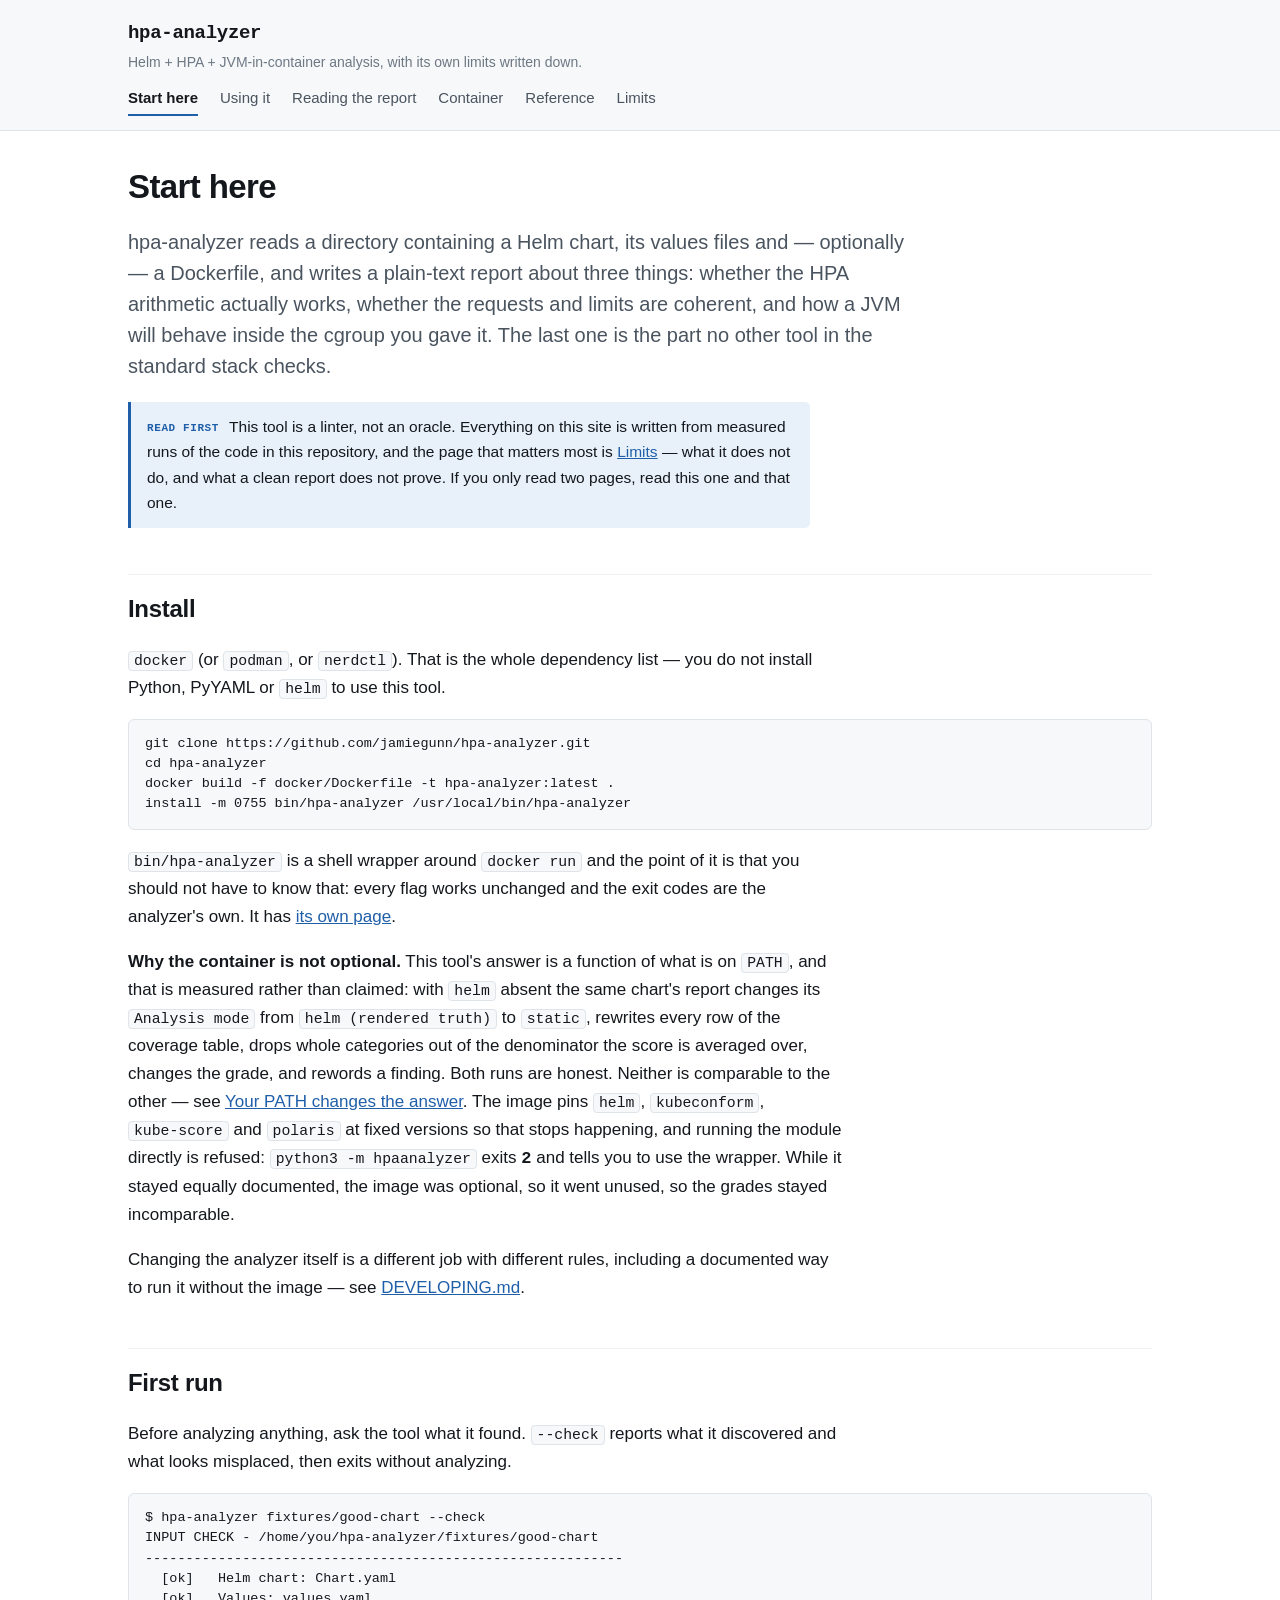
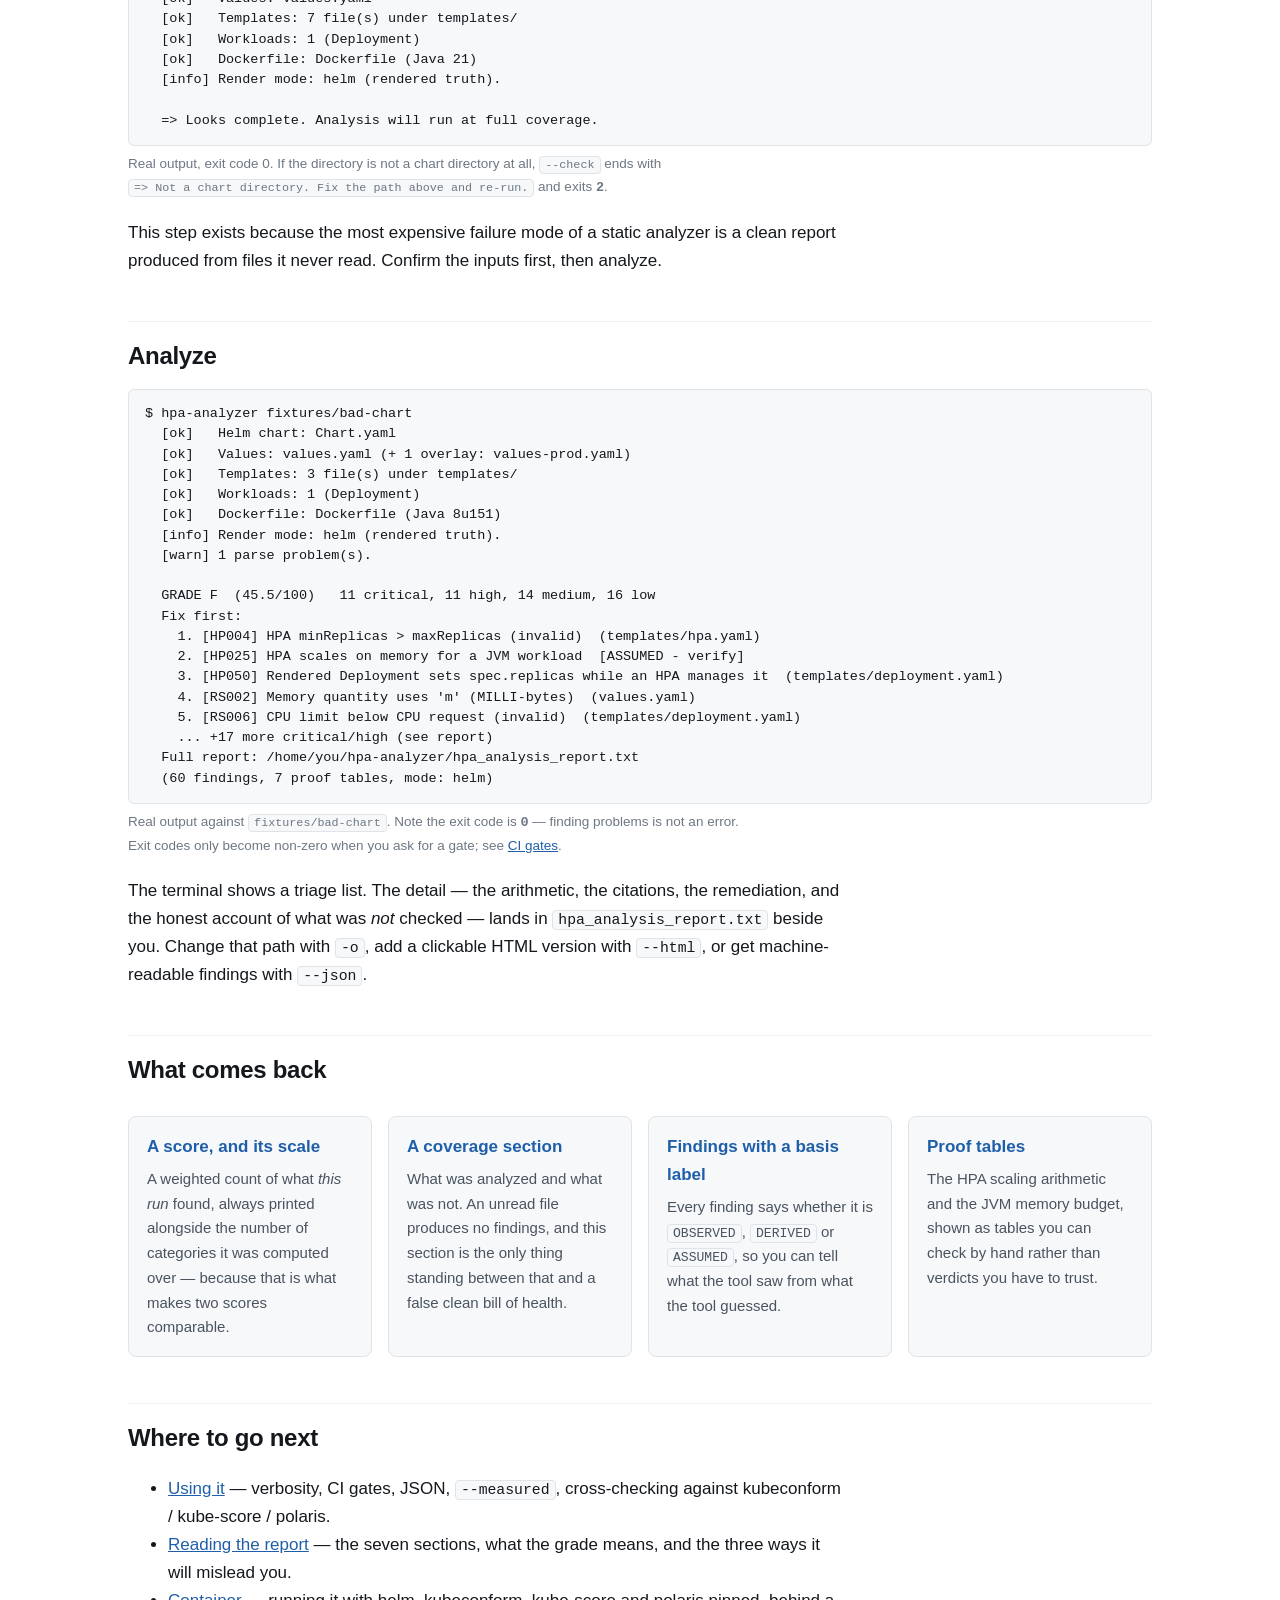
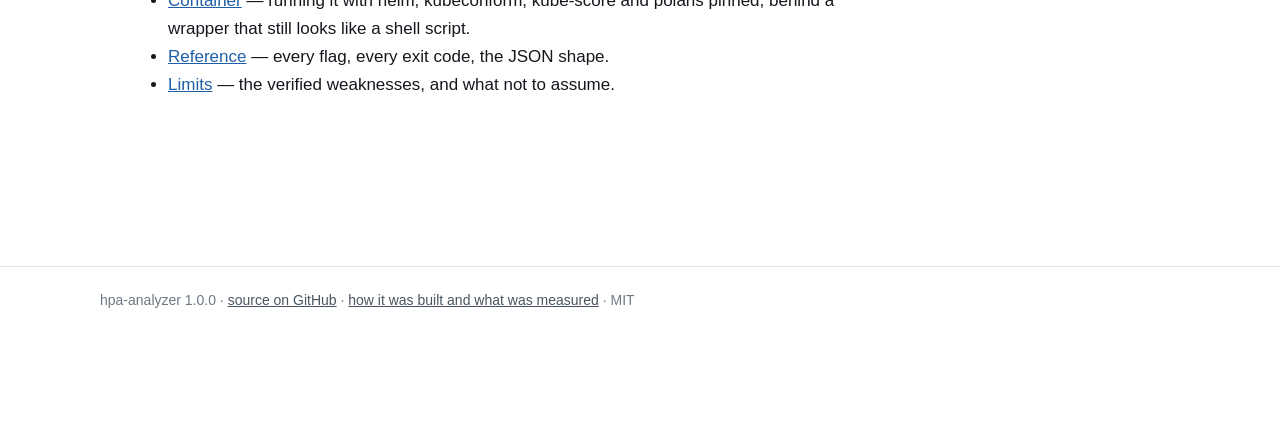
<file: docs/index.html>
<!doctype html>
<html lang="en">
<head>
<meta charset="utf-8">
<meta name="viewport" content="width=device-width, initial-scale=1">
<title>hpa-analyzer — how to use it</title>
<meta name="description" content="How to use hpa-analyzer: a static analyzer for Helm charts, resource requests/limits, HPA correctness, and how a JVM will behave inside its container's cgroup.">
<link rel="stylesheet" href="assets/style.css">
</head>
<body>

<header class="masthead">
  <div class="masthead-inner">
    <a class="wordmark" href="index.html">hpa-analyzer</a>
    <div class="tagline">Helm + HPA + JVM-in-container analysis, with its own limits written down.</div>
    <nav class="sitenav">
      <a href="index.html" aria-current="page">Start here</a>
      <a href="usage.html">Using it</a>
      <a href="reading-the-report.html">Reading the report</a>
      <a href="container.html">Container</a>
      <a href="reference.html">Reference</a>
      <a href="limits.html">Limits</a>
    </nav>
  </div>
</header>

<main>

<h1>Start here</h1>

<p class="lede">hpa-analyzer reads a directory containing a Helm chart, its values files and
— optionally — a Dockerfile, and writes a plain-text report about three things:
whether the HPA arithmetic actually works, whether the requests and limits are
coherent, and how a JVM will behave inside the cgroup you gave it. The last one
is the part no other tool in the standard stack checks.</p>

<div class="note">
<p><span class="label">Read first</span> This tool is a linter, not an oracle. Everything on this
site is written from measured runs of the code in this repository, and the page that
matters most is <a href="limits.html">Limits</a> — what it does not do, and what a clean report
does not prove. If you only read two pages, read this one and that one.</p>
</div>

<h2>Install</h2>

<p><code>docker</code> (or <code>podman</code>, or <code>nerdctl</code>). That is the whole dependency list — you do not
install Python, PyYAML or <code>helm</code> to use this tool.</p>

<pre><code>git clone https://github.com/jamiegunn/hpa-analyzer.git
cd hpa-analyzer
docker build -f docker/Dockerfile -t hpa-analyzer:latest .
install -m 0755 bin/hpa-analyzer /usr/local/bin/hpa-analyzer</code></pre>

<p><code>bin/hpa-analyzer</code> is a shell wrapper around <code>docker run</code> and the point of it is that
you should not have to know that: every flag works unchanged and the exit codes are the
analyzer's own. It has <a href="container.html">its own page</a>.</p>

<p><strong>Why the container is not optional.</strong> This tool's answer is a function of what is on
<code>PATH</code>, and that is measured rather than claimed: with <code>helm</code> absent the same chart's
report changes its <code>Analysis mode</code> from <code>helm (rendered truth)</code> to <code>static</code>, rewrites
every row of the coverage table, drops whole categories out of the denominator the score
is averaged over, changes the grade, and rewords a finding. Both runs are honest. Neither
is comparable to the other — see
<a href="limits.html#path">Your PATH changes the answer</a>. The image pins <code>helm</code>,
<code>kubeconform</code>, <code>kube-score</code> and <code>polaris</code> at fixed versions so that stops happening, and
running the module directly is refused: <code>python3 -m hpaanalyzer</code> exits
<span class="exit">2</span> and tells you to use the wrapper. While it stayed equally
documented, the image was optional, so it went unused, so the grades stayed
incomparable.</p>

<p>Changing the analyzer itself is a different job with different rules, including a
documented way to run it without the image — see
<a href="https://github.com/jamiegunn/hpa-analyzer/blob/main/docs/DEVELOPING.md">DEVELOPING.md</a>.</p>

<h2>First run</h2>

<p>Before analyzing anything, ask the tool what it found. <code>--check</code> reports what it
discovered and what looks misplaced, then exits without analyzing.</p>

<pre><code>$ hpa-analyzer fixtures/good-chart --check
INPUT CHECK - /home/you/hpa-analyzer/fixtures/good-chart
-----------------------------------------------------------
  [ok]   Helm chart: Chart.yaml
  [ok]   Values: values.yaml
  [ok]   Templates: 7 file(s) under templates/
  [ok]   Workloads: 1 (Deployment)
  [ok]   Dockerfile: Dockerfile (Java 21)
  [info] Render mode: helm (rendered truth).

  =&gt; Looks complete. Analysis will run at full coverage.</code></pre>

<p class="caption">Real output, exit code 0. If the directory is not a chart directory at all,
<code>--check</code> ends with <code>=&gt; Not a chart directory. Fix the path above and re-run.</code> and
exits <span class="exit">2</span>.</p>

<p>This step exists because the most expensive failure mode of a static analyzer is a
clean report produced from files it never read. Confirm the inputs first, then analyze.</p>

<h2>Analyze</h2>

<pre><code>$ hpa-analyzer fixtures/bad-chart
  [ok]   Helm chart: Chart.yaml
  [ok]   Values: values.yaml (+ 1 overlay: values-prod.yaml)
  [ok]   Templates: 3 file(s) under templates/
  [ok]   Workloads: 1 (Deployment)
  [ok]   Dockerfile: Dockerfile (Java 8u151)
  [info] Render mode: helm (rendered truth).
  [warn] 1 parse problem(s).

  GRADE F  (45.5/100)   11 critical, 11 high, 14 medium, 16 low
  Fix first:
    1. [HP004] HPA minReplicas &gt; maxReplicas (invalid)  (templates/hpa.yaml)
    2. [HP025] HPA scales on memory for a JVM workload  [ASSUMED - verify]
    3. [HP050] Rendered Deployment sets spec.replicas while an HPA manages it  (templates/deployment.yaml)
    4. [RS002] Memory quantity uses 'm' (MILLI-bytes)  (values.yaml)
    5. [RS006] CPU limit below CPU request (invalid)  (templates/deployment.yaml)
    ... +17 more critical/high (see report)
  Full report: /home/you/hpa-analyzer/hpa_analysis_report.txt
  (60 findings, 7 proof tables, mode: helm)</code></pre>

<p class="caption">Real output against <code>fixtures/bad-chart</code>. Note the exit code is
<span class="exit">0</span> — finding problems is not an error. Exit codes only become
non-zero when you ask for a gate; see <a href="usage.html#ci">CI gates</a>.</p>

<p>The terminal shows a triage list. The detail — the arithmetic, the citations, the
remediation, and the honest account of what was <em>not</em> checked — lands in
<code>hpa_analysis_report.txt</code> beside you. Change that path with <code>-o</code>, add a clickable
HTML version with <code>--html</code>, or get machine-readable findings with <code>--json</code>.</p>

<h2>What comes back</h2>

<div class="cards">
  <div class="card">
    <h3><a href="reading-the-report.html#score">A score, and its scale</a></h3>
    <p>A weighted count of what <em>this run</em> found, always printed alongside the number
    of categories it was computed over — because that is what makes two scores comparable.</p>
  </div>
  <div class="card">
    <h3><a href="reading-the-report.html#coverage">A coverage section</a></h3>
    <p>What was analyzed and what was not. An unread file produces no findings, and this
    section is the only thing standing between that and a false clean bill of health.</p>
  </div>
  <div class="card">
    <h3><a href="reading-the-report.html#basis">Findings with a basis label</a></h3>
    <p>Every finding says whether it is <code>OBSERVED</code>, <code>DERIVED</code> or <code>ASSUMED</code>, so you
    can tell what the tool saw from what the tool guessed.</p>
  </div>
  <div class="card">
    <h3><a href="reading-the-report.html#proof">Proof tables</a></h3>
    <p>The HPA scaling arithmetic and the JVM memory budget, shown as tables you can check
    by hand rather than verdicts you have to trust.</p>
  </div>
</div>

<h2>Where to go next</h2>

<ul>
  <li><a href="usage.html">Using it</a> — verbosity, CI gates, JSON, <code>--measured</code>,
      cross-checking against kubeconform / kube-score / polaris.</li>
  <li><a href="reading-the-report.html">Reading the report</a> — the seven sections, what the
      grade means, and the three ways it will mislead you.</li>
  <li><a href="container.html">Container</a> — running it with helm, kubeconform, kube-score and
      polaris pinned, behind a wrapper that still looks like a shell script.</li>
  <li><a href="reference.html">Reference</a> — every flag, every exit code, the JSON shape.</li>
  <li><a href="limits.html">Limits</a> — the verified weaknesses, and what not to assume.</li>
</ul>

</main>

<footer class="sitefoot">
  <div class="sitefoot-inner">
    hpa-analyzer 1.0.0 ·
    <a href="https://github.com/jamiegunn/hpa-analyzer">source on GitHub</a> ·
    <a href="https://github.com/jamiegunn/hpa-analyzer/blob/main/docs/ITERATIONS.md">how it was built and what was measured</a> ·
    MIT
  </div>
</footer>

</body>
</html>
</file>
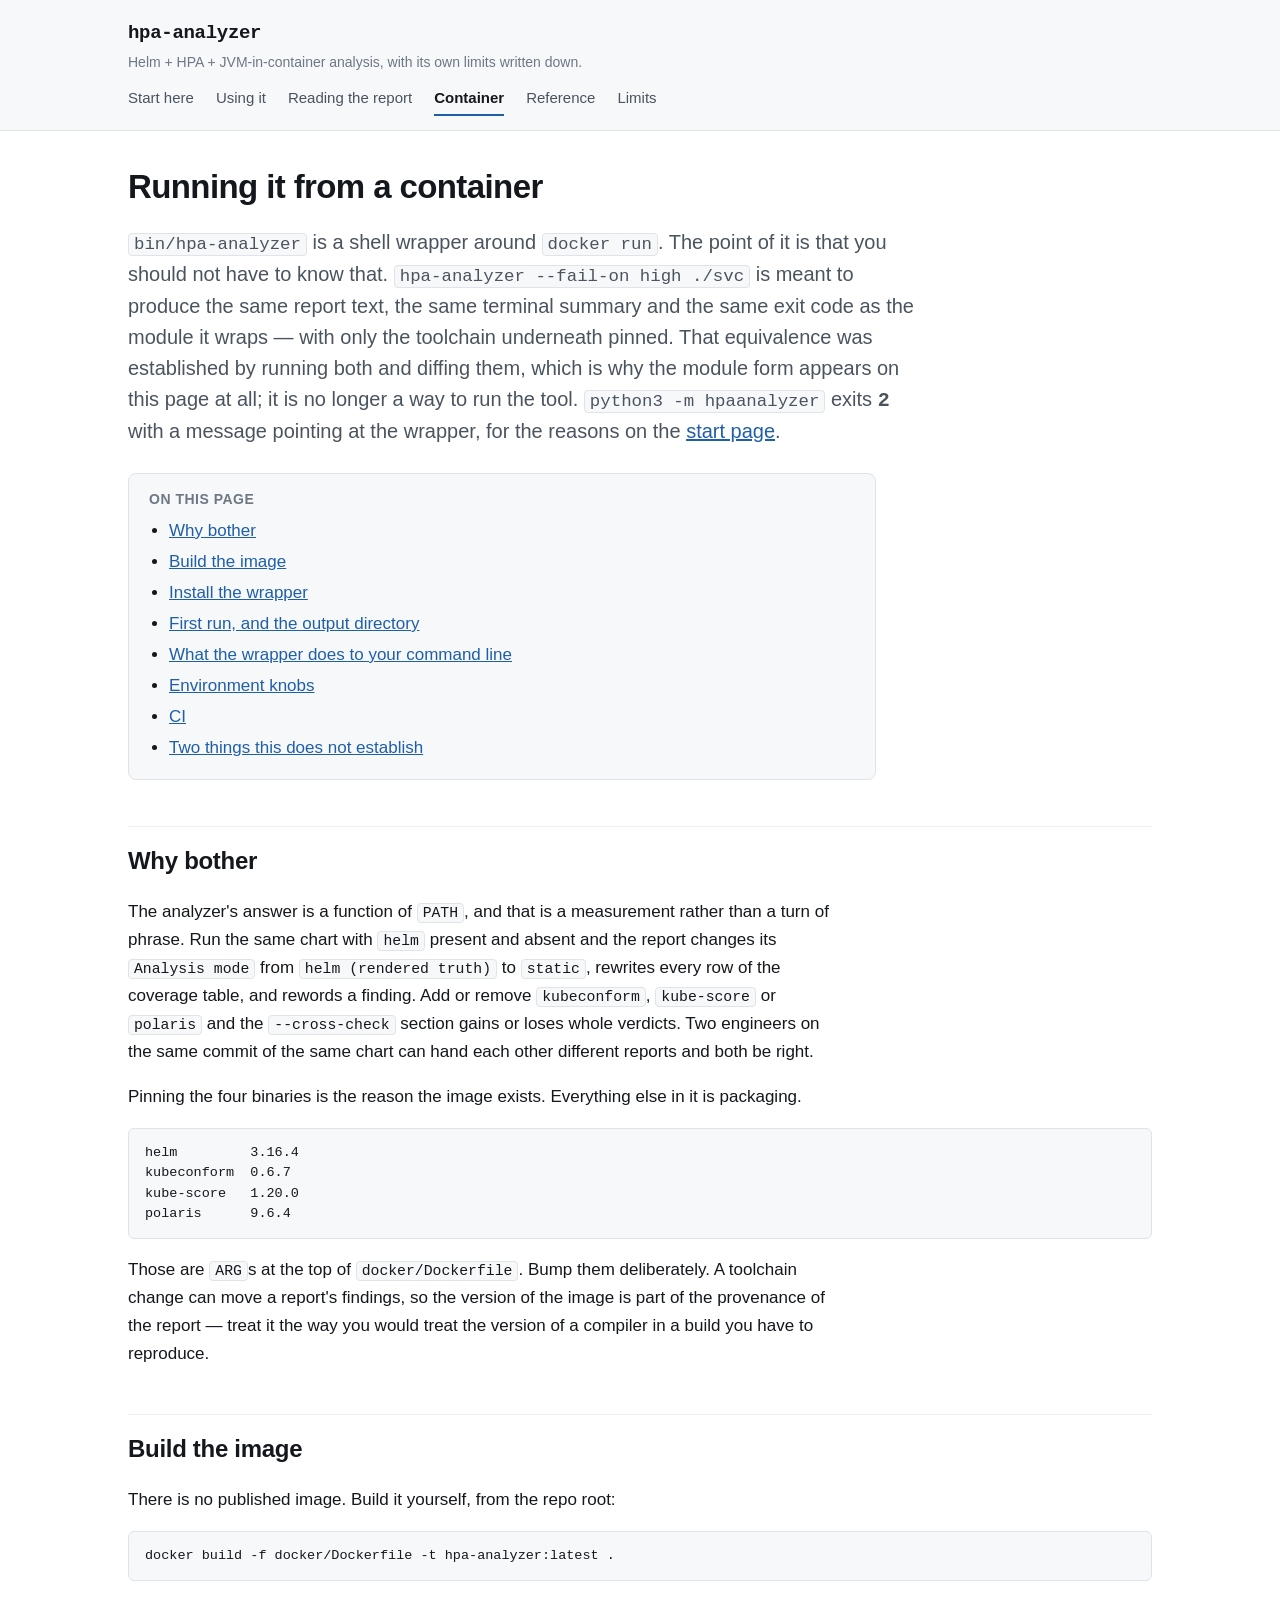
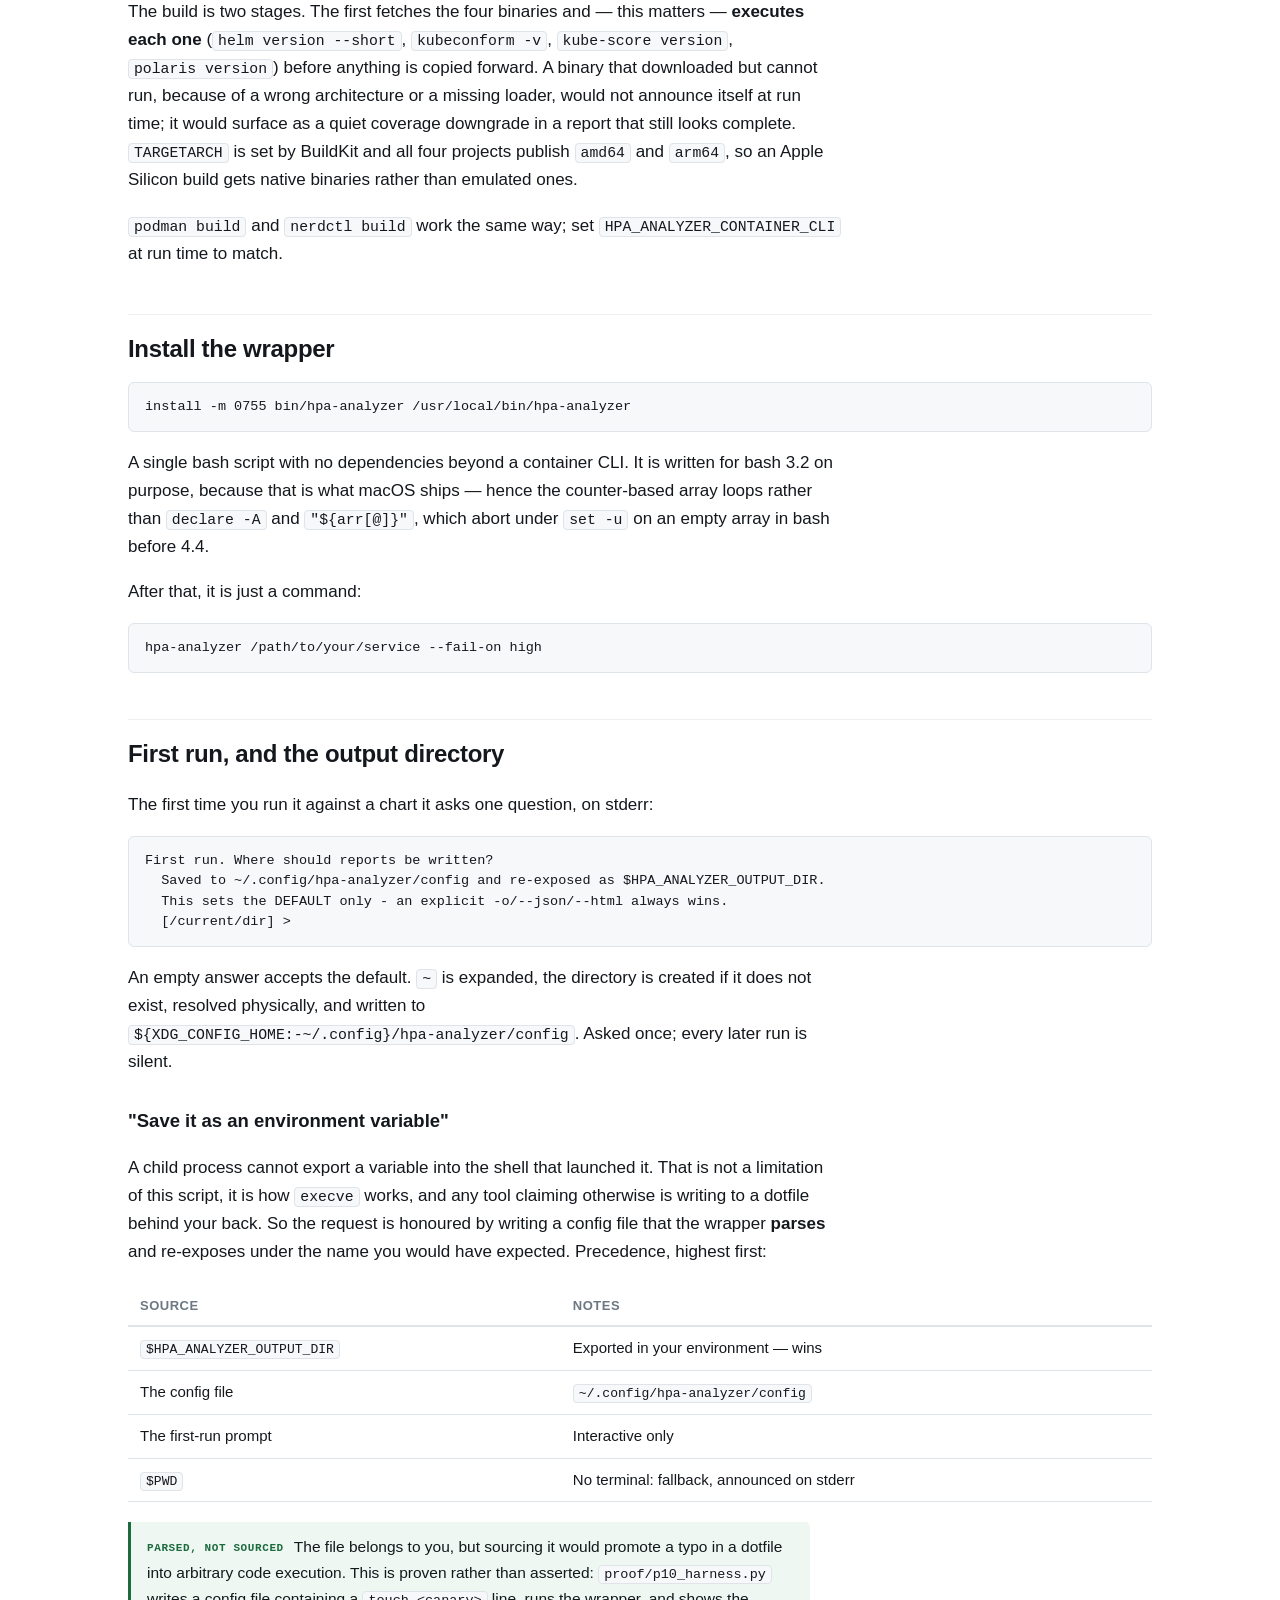
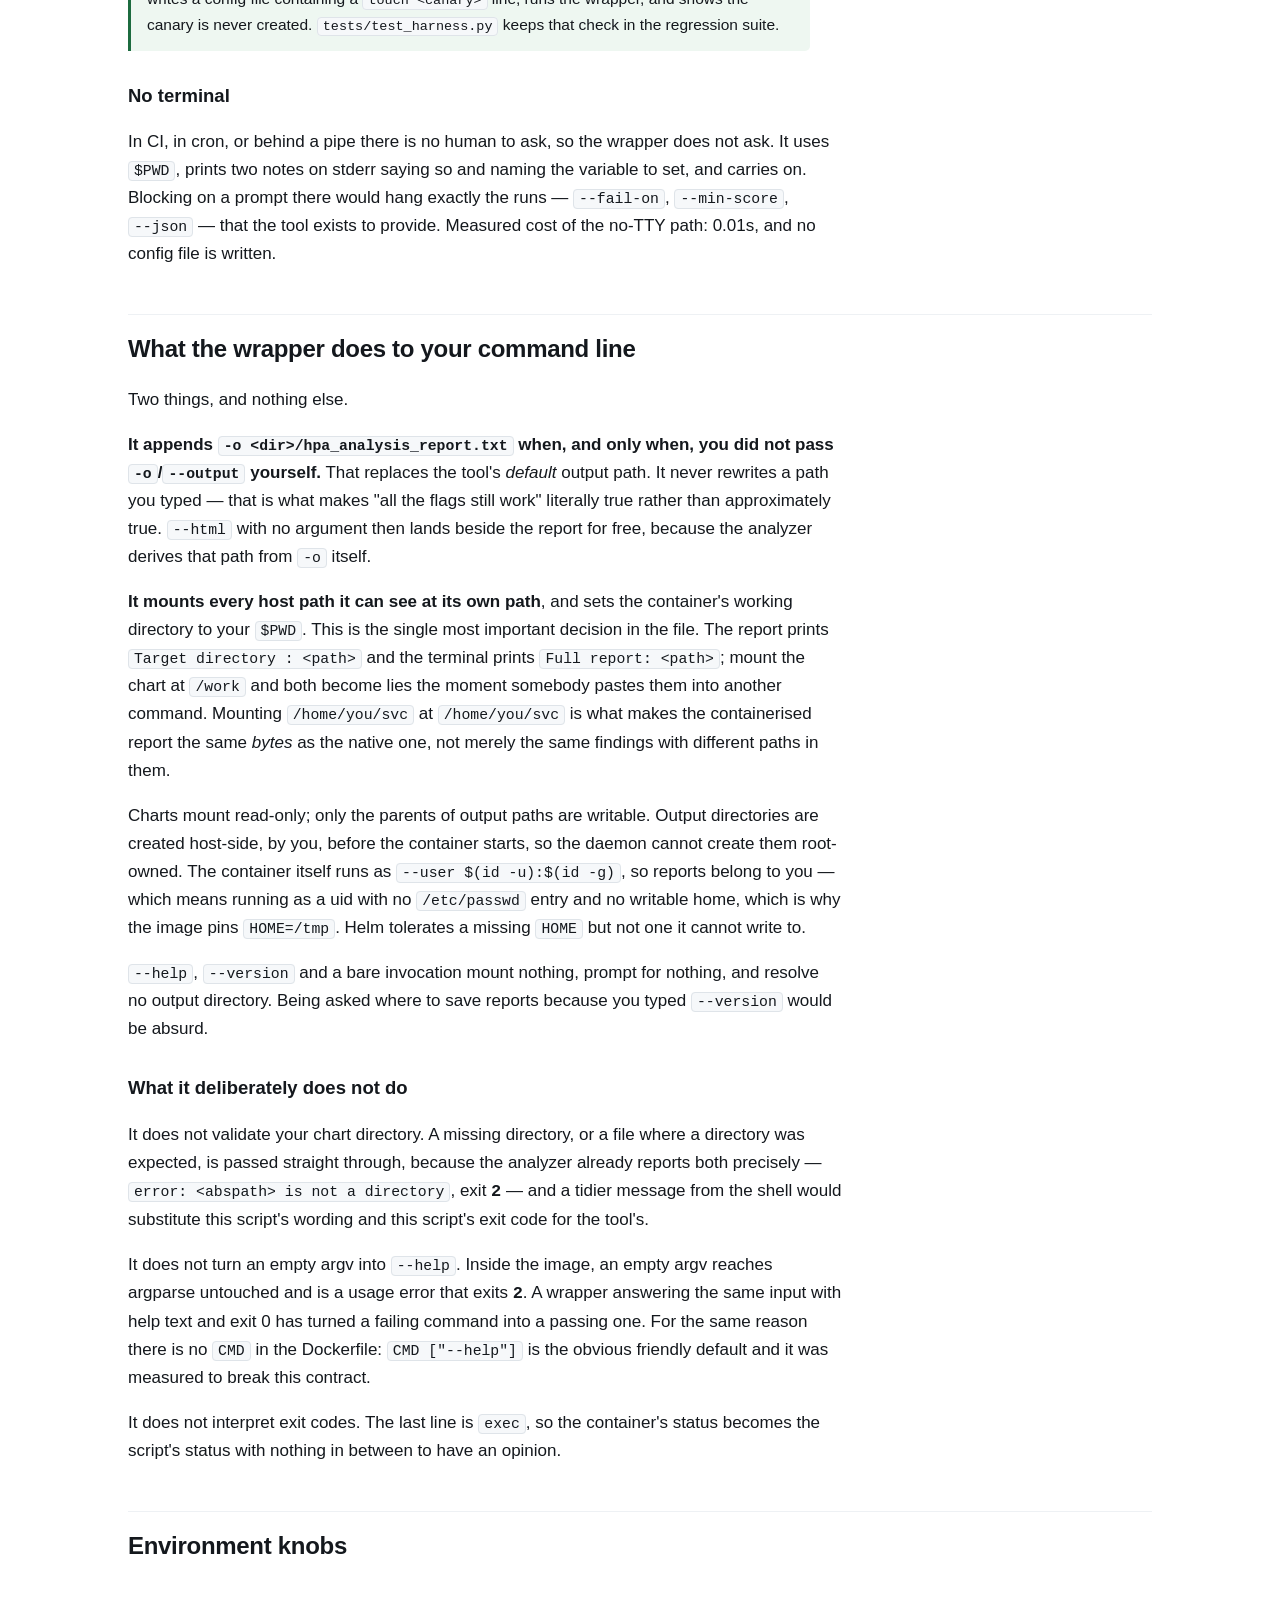
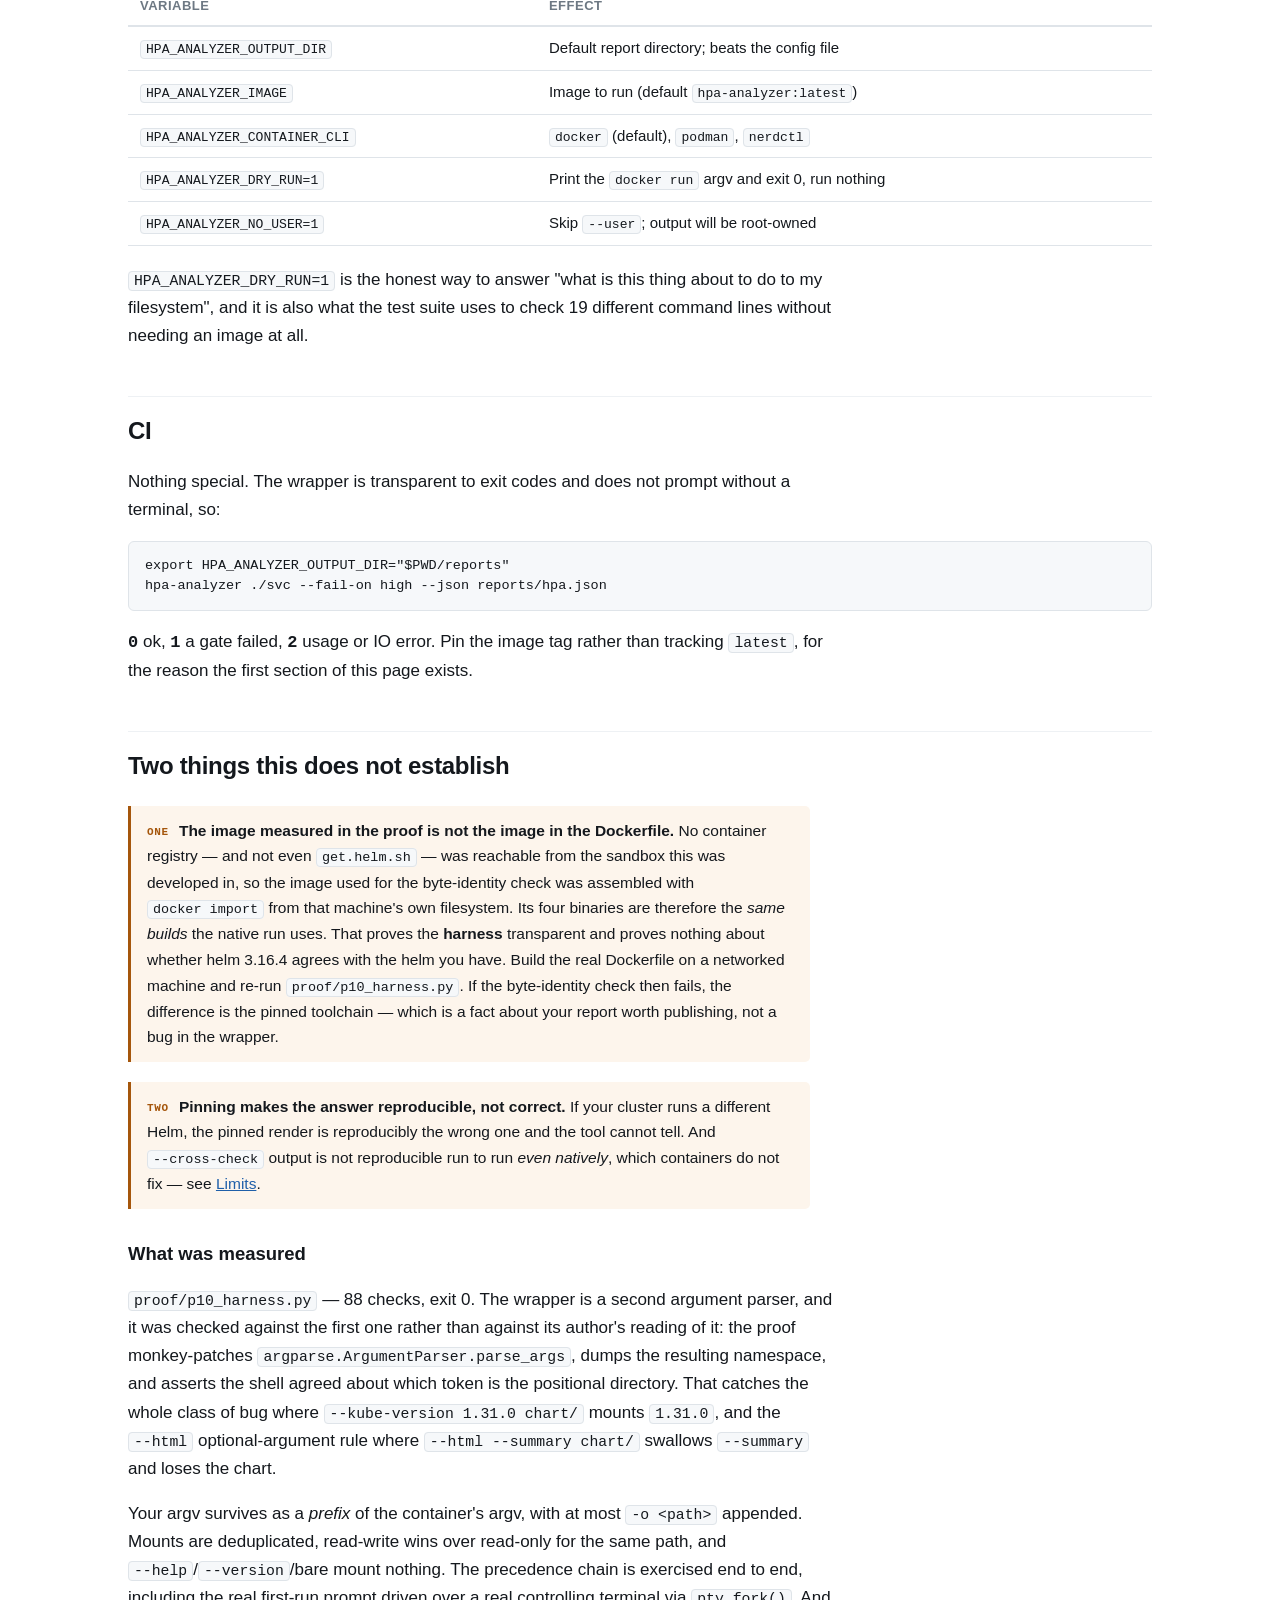
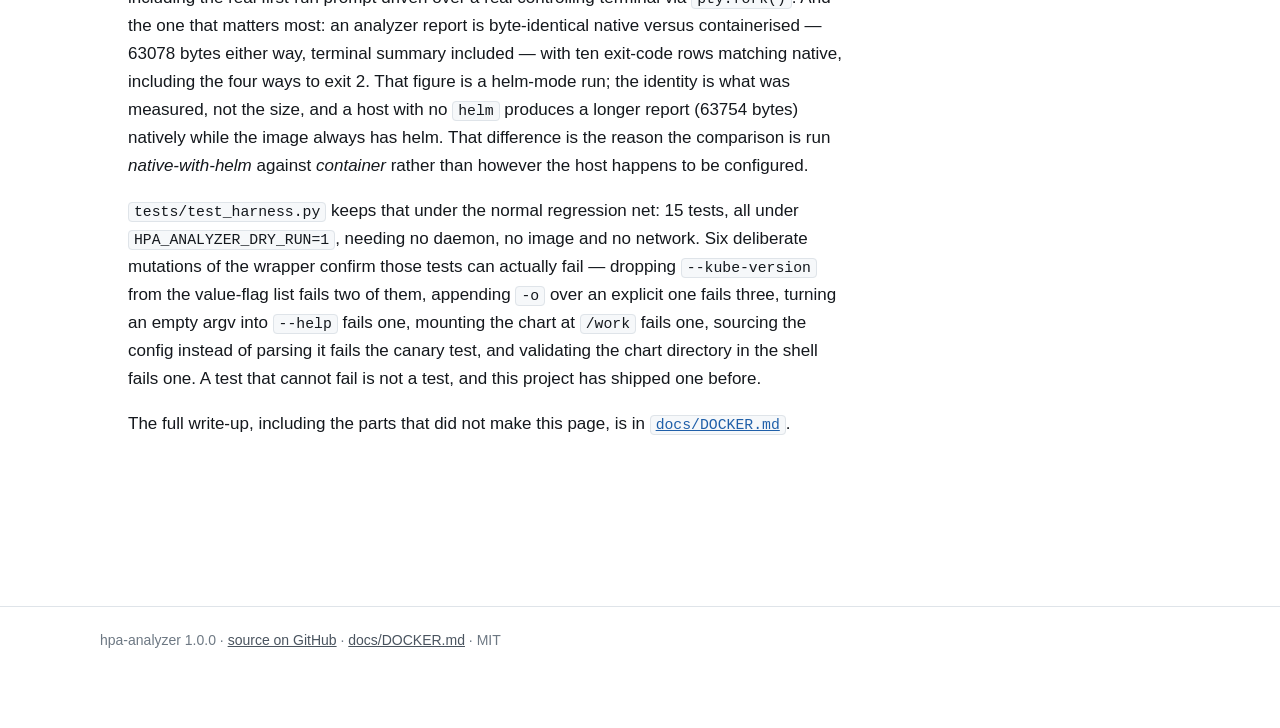
<file: docs/container.html>
<!doctype html>
<html lang="en">
<head>
<meta charset="utf-8">
<meta name="viewport" content="width=device-width, initial-scale=1">
<title>Running hpa-analyzer from a container</title>
<meta name="description" content="Run hpa-analyzer with helm, kubeconform, kube-score and polaris pinned, behind a shell wrapper that keeps every flag working.">
<link rel="stylesheet" href="assets/style.css">
</head>
<body>

<header class="masthead">
  <div class="masthead-inner">
    <a class="wordmark" href="index.html">hpa-analyzer</a>
    <div class="tagline">Helm + HPA + JVM-in-container analysis, with its own limits written down.</div>
    <nav class="sitenav">
      <a href="index.html">Start here</a>
      <a href="usage.html">Using it</a>
      <a href="reading-the-report.html">Reading the report</a>
      <a href="container.html" aria-current="page">Container</a>
      <a href="reference.html">Reference</a>
      <a href="limits.html">Limits</a>
    </nav>
  </div>
</header>

<main>

<h1>Running it from a container</h1>

<p class="lede"><code>bin/hpa-analyzer</code> is a shell wrapper around <code>docker run</code>. The point of it
is that you should not have to know that. <code>hpa-analyzer --fail-on high ./svc</code> is meant to
produce the same report text, the same terminal summary and the same exit code as the module
it wraps — with only the toolchain underneath pinned. That equivalence was established by
running both and diffing them, which is why the module form appears on this page at all; it
is no longer a way to run the tool. <code>python3 -m hpaanalyzer</code> exits <span class="exit">2</span>
with a message pointing at the wrapper, for the reasons on the
<a href="index.html">start page</a>.</p>

<div class="toc">
  <p>On this page</p>
  <ul>
    <li><a href="#why">Why bother</a></li>
    <li><a href="#build">Build the image</a></li>
    <li><a href="#install">Install the wrapper</a></li>
    <li><a href="#first">First run, and the output directory</a></li>
    <li><a href="#argv">What the wrapper does to your command line</a></li>
    <li><a href="#env">Environment knobs</a></li>
    <li><a href="#ci">CI</a></li>
    <li><a href="#notestablished">Two things this does not establish</a></li>
  </ul>
</div>

<h2 id="why">Why bother</h2>

<p>The analyzer's answer is a function of <code>PATH</code>, and that is a measurement rather than a
turn of phrase. Run the same chart with <code>helm</code> present and absent and the report changes its
<code>Analysis mode</code> from <code>helm (rendered truth)</code> to <code>static</code>, rewrites every row of the
coverage table, and rewords a finding. Add or remove <code>kubeconform</code>, <code>kube-score</code> or
<code>polaris</code> and the <code>--cross-check</code> section gains or loses whole verdicts. Two engineers on
the same commit of the same chart can hand each other different reports and both be right.</p>

<p>Pinning the four binaries is the reason the image exists. Everything else in it is packaging.</p>

<pre><code>helm         3.16.4
kubeconform  0.6.7
kube-score   1.20.0
polaris      9.6.4</code></pre>

<p>Those are <code>ARG</code>s at the top of <code>docker/Dockerfile</code>. Bump them deliberately. A toolchain
change can move a report's findings, so the version of the image is part of the provenance of
the report — treat it the way you would treat the version of a compiler in a build you have to
reproduce.</p>

<h2 id="build">Build the image</h2>

<p>There is no published image. Build it yourself, from the repo root:</p>

<pre><code>docker build -f docker/Dockerfile -t hpa-analyzer:latest .</code></pre>

<p>The build is two stages. The first fetches the four binaries and — this matters —
<strong>executes each one</strong> (<code>helm version --short</code>, <code>kubeconform -v</code>,
<code>kube-score version</code>, <code>polaris version</code>) before anything is copied forward. A binary that
downloaded but cannot run, because of a wrong architecture or a missing loader, would not
announce itself at run time; it would surface as a quiet coverage downgrade in a report that
still looks complete. <code>TARGETARCH</code> is set by BuildKit and all four projects publish
<code>amd64</code> and <code>arm64</code>, so an Apple Silicon build gets native binaries rather than emulated
ones.</p>

<p><code>podman build</code> and <code>nerdctl build</code> work the same way; set
<code>HPA_ANALYZER_CONTAINER_CLI</code> at run time to match.</p>

<h2 id="install">Install the wrapper</h2>

<pre><code>install -m 0755 bin/hpa-analyzer /usr/local/bin/hpa-analyzer</code></pre>

<p>A single bash script with no dependencies beyond a container CLI. It is written for bash 3.2
on purpose, because that is what macOS ships — hence the counter-based array loops rather than
<code>declare -A</code> and <code>"${arr[@]}"</code>, which abort under <code>set -u</code> on an empty array in bash
before 4.4.</p>

<p>After that, it is just a command:</p>

<pre><code>hpa-analyzer /path/to/your/service --fail-on high</code></pre>

<h2 id="first">First run, and the output directory</h2>

<p>The first time you run it against a chart it asks one question, on stderr:</p>

<pre><code>First run. Where should reports be written?
  Saved to ~/.config/hpa-analyzer/config and re-exposed as $HPA_ANALYZER_OUTPUT_DIR.
  This sets the DEFAULT only - an explicit -o/--json/--html always wins.
  [/current/dir] &gt;</code></pre>

<p>An empty answer accepts the default. <code>~</code> is expanded, the directory is created if it does
not exist, resolved physically, and written to
<code>${XDG_CONFIG_HOME:-~/.config}/hpa-analyzer/config</code>. Asked once; every later run is silent.</p>

<h3>"Save it as an environment variable"</h3>

<p>A child process cannot export a variable into the shell that launched it. That is not a
limitation of this script, it is how <code>execve</code> works, and any tool claiming otherwise is
writing to a dotfile behind your back. So the request is honoured by writing a config file that
the wrapper <strong>parses</strong> and re-exposes under the name you would have expected. Precedence,
highest first:</p>

<table>
<thead><tr><th>Source</th><th>Notes</th></tr></thead>
<tbody>
<tr><td><code>$HPA_ANALYZER_OUTPUT_DIR</code></td><td>Exported in your environment — wins</td></tr>
<tr><td>The config file</td><td><code>~/.config/hpa-analyzer/config</code></td></tr>
<tr><td>The first-run prompt</td><td>Interactive only</td></tr>
<tr><td><code>$PWD</code></td><td>No terminal: fallback, announced on stderr</td></tr>
</tbody>
</table>

<div class="good">
<p><span class="label">Parsed, not sourced</span> The file belongs to you, but sourcing it would
promote a typo in a dotfile into arbitrary code execution. This is proven rather than asserted:
<code>proof/p10_harness.py</code> writes a config file containing a <code>touch &lt;canary&gt;</code> line, runs the
wrapper, and shows the canary is never created. <code>tests/test_harness.py</code> keeps that check in
the regression suite.</p>
</div>

<h3>No terminal</h3>

<p>In CI, in cron, or behind a pipe there is no human to ask, so the wrapper does not ask. It
uses <code>$PWD</code>, prints two notes on stderr saying so and naming the variable to set, and carries
on. Blocking on a prompt there would hang exactly the runs — <code>--fail-on</code>, <code>--min-score</code>,
<code>--json</code> — that the tool exists to provide. Measured cost of the no-TTY path: 0.01s, and no
config file is written.</p>

<h2 id="argv">What the wrapper does to your command line</h2>

<p>Two things, and nothing else.</p>

<p><strong>It appends <code>-o &lt;dir&gt;/hpa_analysis_report.txt</code> when, and only when, you did not pass
<code>-o</code>/<code>--output</code> yourself.</strong> That replaces the tool's <em>default</em> output path. It never
rewrites a path you typed — that is what makes "all the flags still work" literally true rather
than approximately true. <code>--html</code> with no argument then lands beside the report for free,
because the analyzer derives that path from <code>-o</code> itself.</p>

<p><strong>It mounts every host path it can see at its own path</strong>, and sets the container's working
directory to your <code>$PWD</code>. This is the single most important decision in the file. The report
prints <code>Target directory : &lt;path&gt;</code> and the terminal prints <code>Full report: &lt;path&gt;</code>; mount
the chart at <code>/work</code> and both become lies the moment somebody pastes them into another
command. Mounting <code>/home/you/svc</code> at <code>/home/you/svc</code> is what makes the containerised report
the same <em>bytes</em> as the native one, not merely the same findings with different paths in
them.</p>

<p>Charts mount read-only; only the parents of output paths are writable. Output directories are
created host-side, by you, before the container starts, so the daemon cannot create them
root-owned. The container itself runs as <code>--user $(id -u):$(id -g)</code>, so reports belong to
you — which means running as a uid with no <code>/etc/passwd</code> entry and no writable home, which
is why the image pins <code>HOME=/tmp</code>. Helm tolerates a missing <code>HOME</code> but not one it cannot
write to.</p>

<p><code>--help</code>, <code>--version</code> and a bare invocation mount nothing, prompt for nothing, and
resolve no output directory. Being asked where to save reports because you typed
<code>--version</code> would be absurd.</p>

<h3>What it deliberately does not do</h3>

<p>It does not validate your chart directory. A missing directory, or a file where a directory
was expected, is passed straight through, because the analyzer already reports both precisely —
<code>error: &lt;abspath&gt; is not a directory</code>, exit <span class="exit">2</span> — and a tidier
message from the shell would substitute this script's wording and this script's exit code for
the tool's.</p>

<p>It does not turn an empty argv into <code>--help</code>. Inside the image, an empty argv reaches
argparse untouched and is a usage error that exits <span class="exit">2</span>. A wrapper
answering the same input with help text and exit 0 has turned a failing command into a
passing one. For the same
reason there is no <code>CMD</code> in the Dockerfile: <code>CMD ["--help"]</code> is the obvious friendly
default and it was measured to break this contract.</p>

<p>It does not interpret exit codes. The last line is <code>exec</code>, so the container's status
becomes the script's status with nothing in between to have an opinion.</p>

<h2 id="env">Environment knobs</h2>

<table>
<thead><tr><th>Variable</th><th>Effect</th></tr></thead>
<tbody>
<tr><td><code>HPA_ANALYZER_OUTPUT_DIR</code></td><td>Default report directory; beats the config file</td></tr>
<tr><td><code>HPA_ANALYZER_IMAGE</code></td><td>Image to run (default <code>hpa-analyzer:latest</code>)</td></tr>
<tr><td><code>HPA_ANALYZER_CONTAINER_CLI</code></td><td><code>docker</code> (default), <code>podman</code>, <code>nerdctl</code></td></tr>
<tr><td><code>HPA_ANALYZER_DRY_RUN=1</code></td><td>Print the <code>docker run</code> argv and exit 0, run nothing</td></tr>
<tr><td><code>HPA_ANALYZER_NO_USER=1</code></td><td>Skip <code>--user</code>; output will be root-owned</td></tr>
</tbody>
</table>

<p><code>HPA_ANALYZER_DRY_RUN=1</code> is the honest way to answer "what is this thing about to do to my
filesystem", and it is also what the test suite uses to check 19 different command lines without
needing an image at all.</p>

<h2 id="ci">CI</h2>

<p>Nothing special. The wrapper is transparent to exit codes and does not prompt without a
terminal, so:</p>

<pre><code>export HPA_ANALYZER_OUTPUT_DIR="$PWD/reports"
hpa-analyzer ./svc --fail-on high --json reports/hpa.json</code></pre>

<p><span class="exit">0</span> ok, <span class="exit">1</span> a gate failed,
<span class="exit">2</span> usage or IO error. Pin the image tag rather than tracking
<code>latest</code>, for the reason the first section of this page exists.</p>

<h2 id="notestablished">Two things this does not establish</h2>

<div class="warn">
<p><span class="label">One</span> <strong>The image measured in the proof is not the image in the
Dockerfile.</strong> No container registry — and not even <code>get.helm.sh</code> — was reachable from the
sandbox this was developed in, so the image used for the byte-identity check was assembled with
<code>docker import</code> from that machine's own filesystem. Its four binaries are therefore the
<em>same builds</em> the native run uses. That proves the <strong>harness</strong> transparent and proves
nothing about whether helm 3.16.4 agrees with the helm you have. Build the real Dockerfile on a
networked machine and re-run <code>proof/p10_harness.py</code>. If the byte-identity check then fails,
the difference is the pinned toolchain — which is a fact about your report worth publishing, not
a bug in the wrapper.</p>
</div>

<div class="warn">
<p><span class="label">Two</span> <strong>Pinning makes the answer reproducible, not correct.</strong> If
your cluster runs a different Helm, the pinned render is reproducibly the wrong one and the tool
cannot tell. And <code>--cross-check</code> output is not reproducible run to run <em>even natively</em>,
which containers do not fix — see <a href="limits.html#reproducibility">Limits</a>.</p>
</div>

<h3>What was measured</h3>

<p><code>proof/p10_harness.py</code> — 88 checks, exit 0. The wrapper is a second argument parser, and it
was checked against the first one rather than against its author's reading of it: the proof
monkey-patches <code>argparse.ArgumentParser.parse_args</code>, dumps the resulting namespace, and
asserts the shell agreed about which token is the positional directory. That catches the whole
class of bug where <code>--kube-version 1.31.0 chart/</code> mounts <code>1.31.0</code>, and the <code>--html</code>
optional-argument rule where <code>--html --summary chart/</code> swallows <code>--summary</code> and loses the
chart.</p>

<p>Your argv survives as a <em>prefix</em> of the container's argv, with at most <code>-o &lt;path&gt;</code>
appended. Mounts are deduplicated, read-write wins over read-only for the same path, and
<code>--help</code>/<code>--version</code>/bare mount nothing. The precedence chain is exercised end to end,
including the real first-run prompt driven over a real controlling terminal via
<code>pty.fork()</code>. And the one that matters most: an analyzer report is byte-identical native
versus containerised — 63078 bytes either way, terminal summary included — with ten exit-code
rows matching native, including the four ways to exit 2. That figure is a helm-mode run; the
identity is what was measured, not the size, and a host with no <code>helm</code> produces a longer
report (63754 bytes) natively while the image always has helm. That difference is the reason the
comparison is run <em>native-with-helm</em> against <em>container</em> rather than however the host
happens to be configured.</p>

<p><code>tests/test_harness.py</code> keeps that under the normal regression net: 15 tests, all under
<code>HPA_ANALYZER_DRY_RUN=1</code>, needing no daemon, no image and no network. Six deliberate
mutations of the wrapper confirm those tests can actually fail — dropping <code>--kube-version</code>
from the value-flag list fails two of them, appending <code>-o</code> over an explicit one fails three,
turning an empty argv into <code>--help</code> fails one, mounting the chart at <code>/work</code> fails one,
sourcing the config instead of parsing it fails the canary test, and validating the chart
directory in the shell fails one. A test that cannot fail is not a test, and this project has
shipped one before.</p>

<p>The full write-up, including the parts that did not make this page, is in
<a href="https://github.com/jamiegunn/hpa-analyzer/blob/main/docs/DOCKER.md"><code>docs/DOCKER.md</code></a>.</p>

</main>

<footer class="sitefoot">
  <div class="sitefoot-inner">
    hpa-analyzer 1.0.0 ·
    <a href="https://github.com/jamiegunn/hpa-analyzer">source on GitHub</a> ·
    <a href="https://github.com/jamiegunn/hpa-analyzer/blob/main/docs/DOCKER.md">docs/DOCKER.md</a> ·
    MIT
  </div>
</footer>

</body>
</html>
</file>
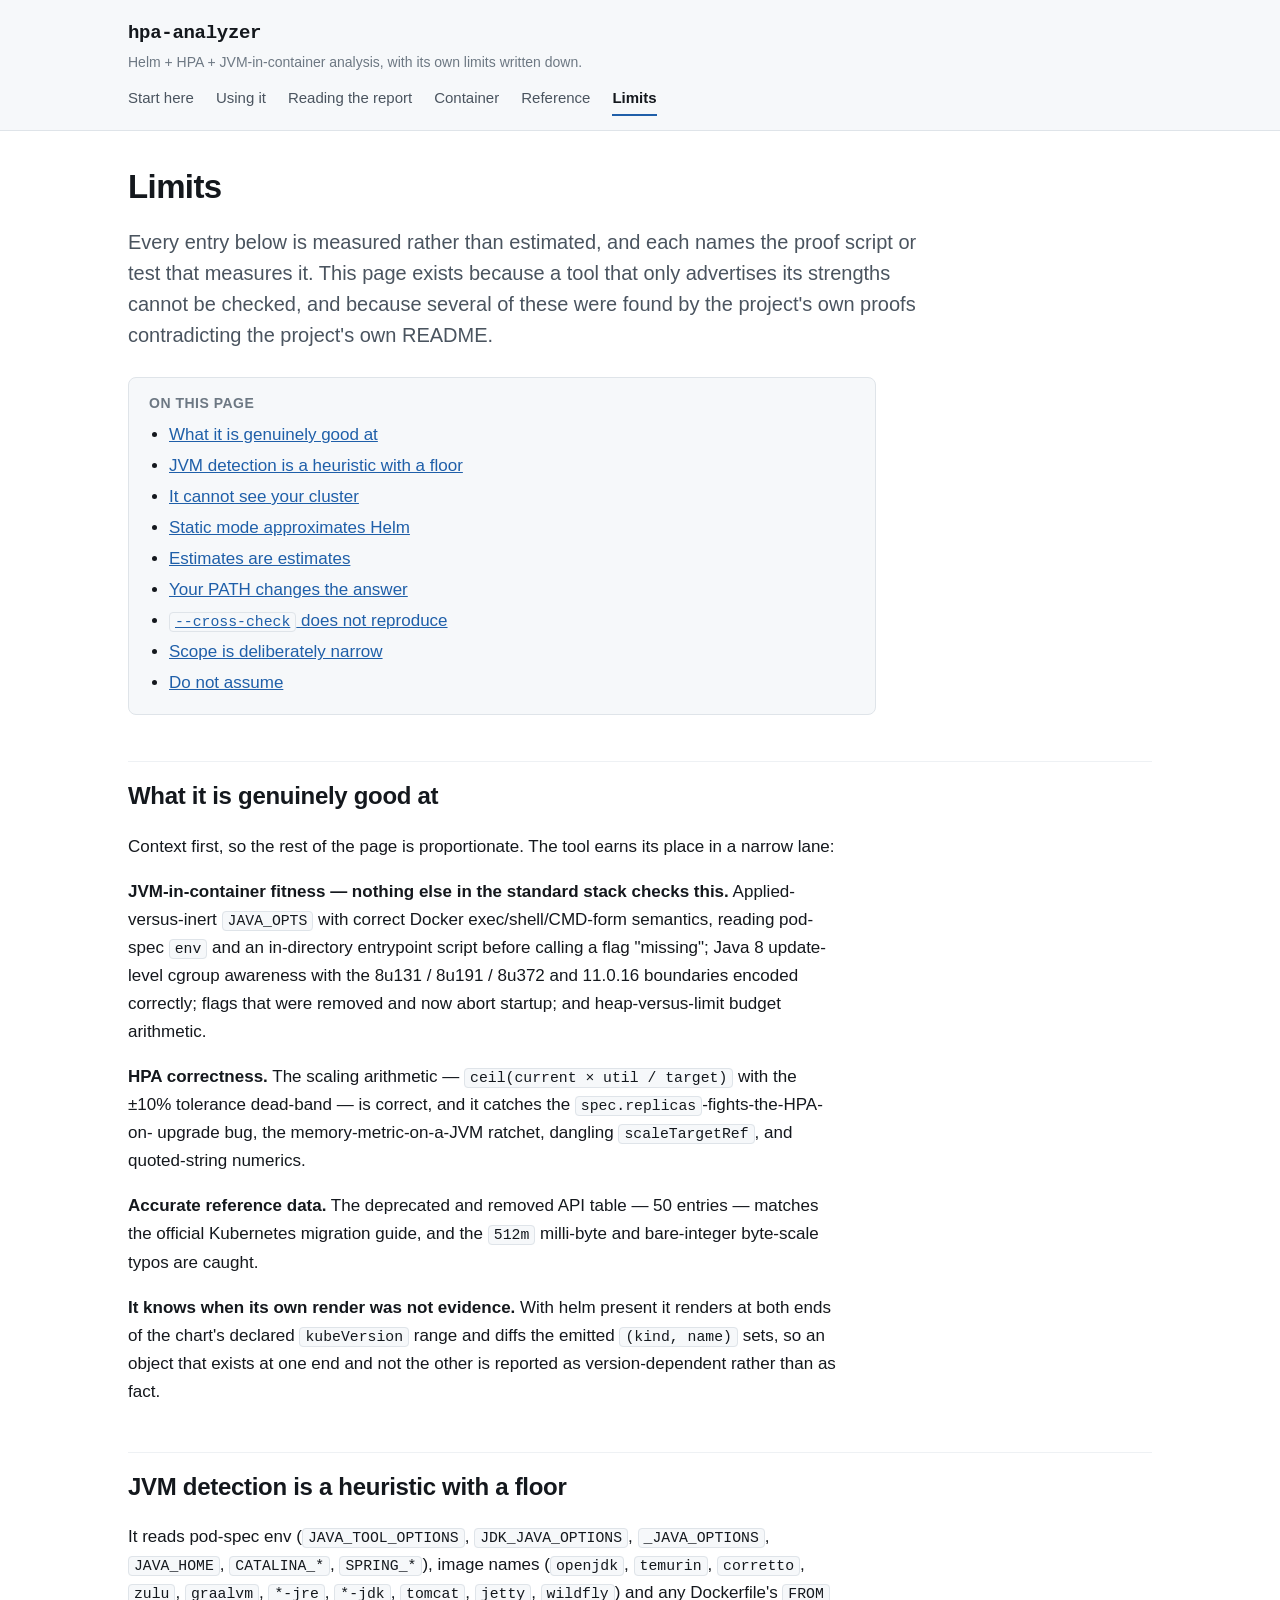
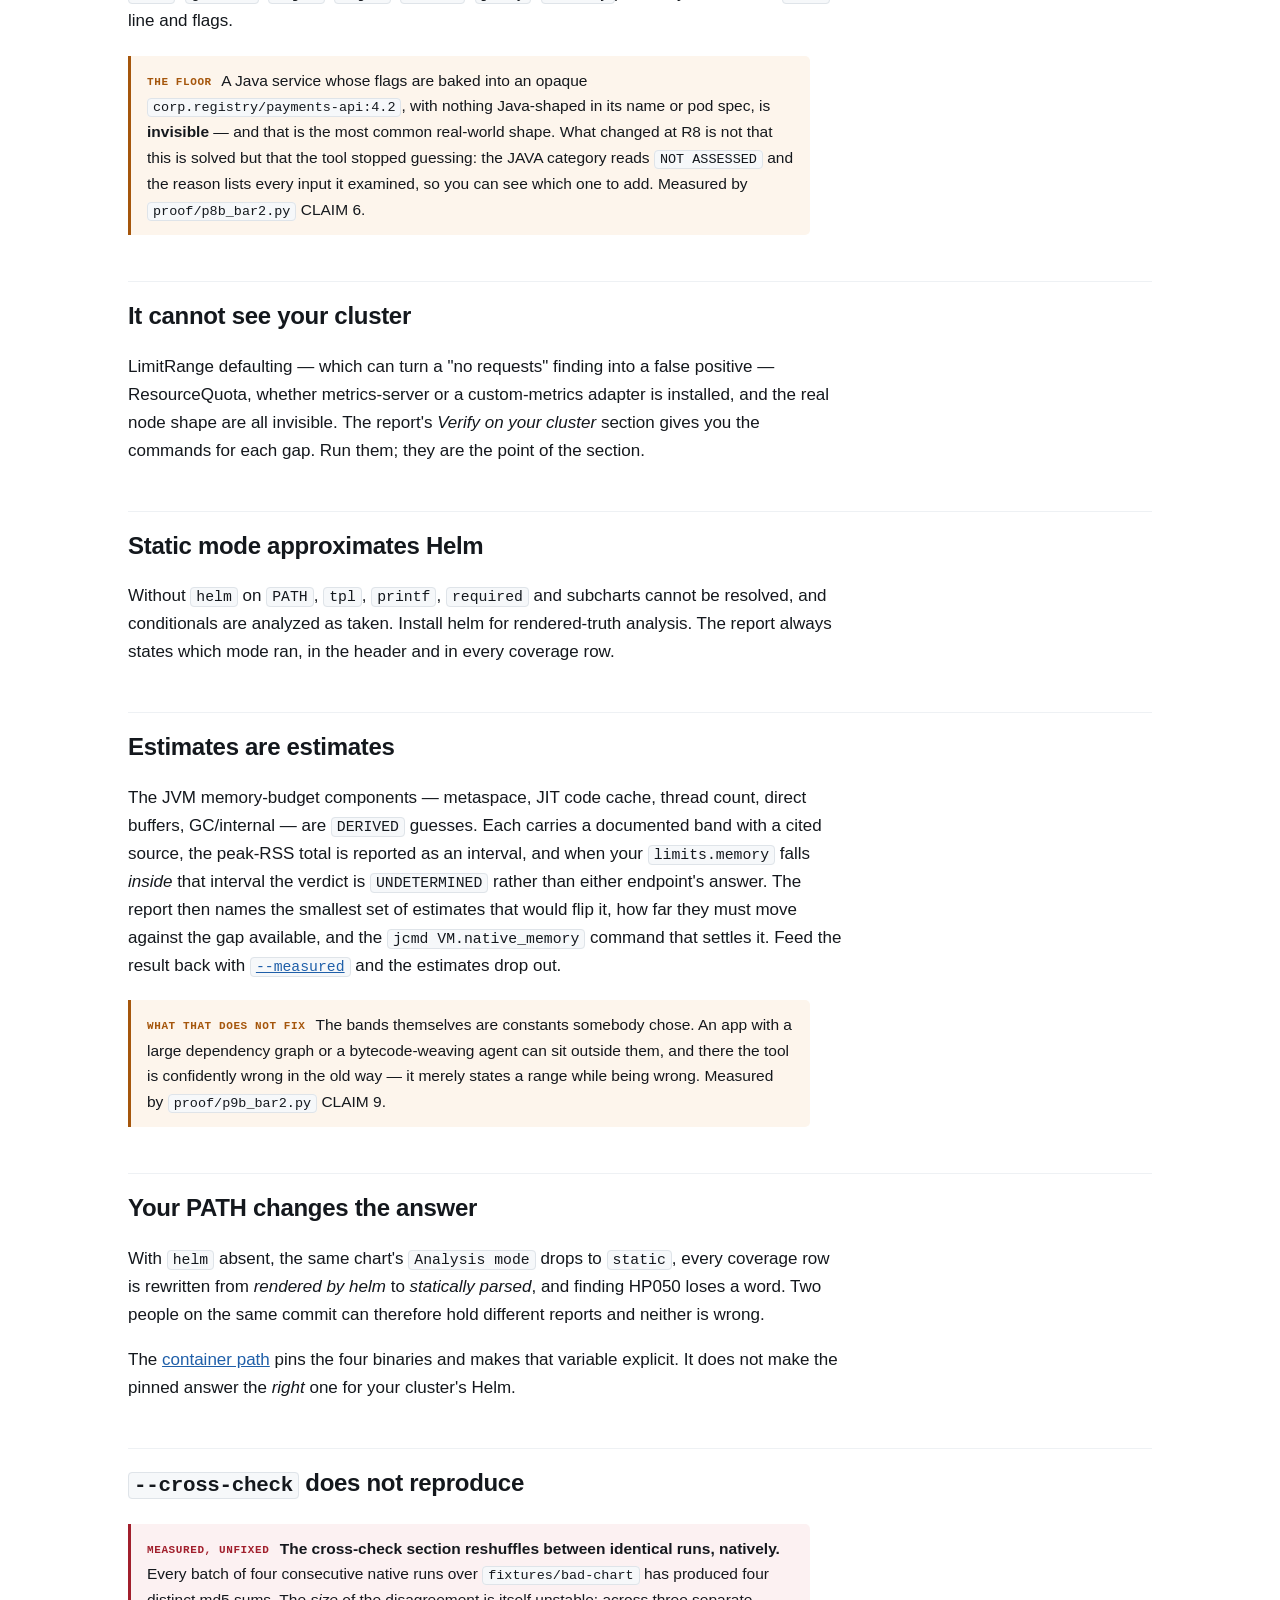
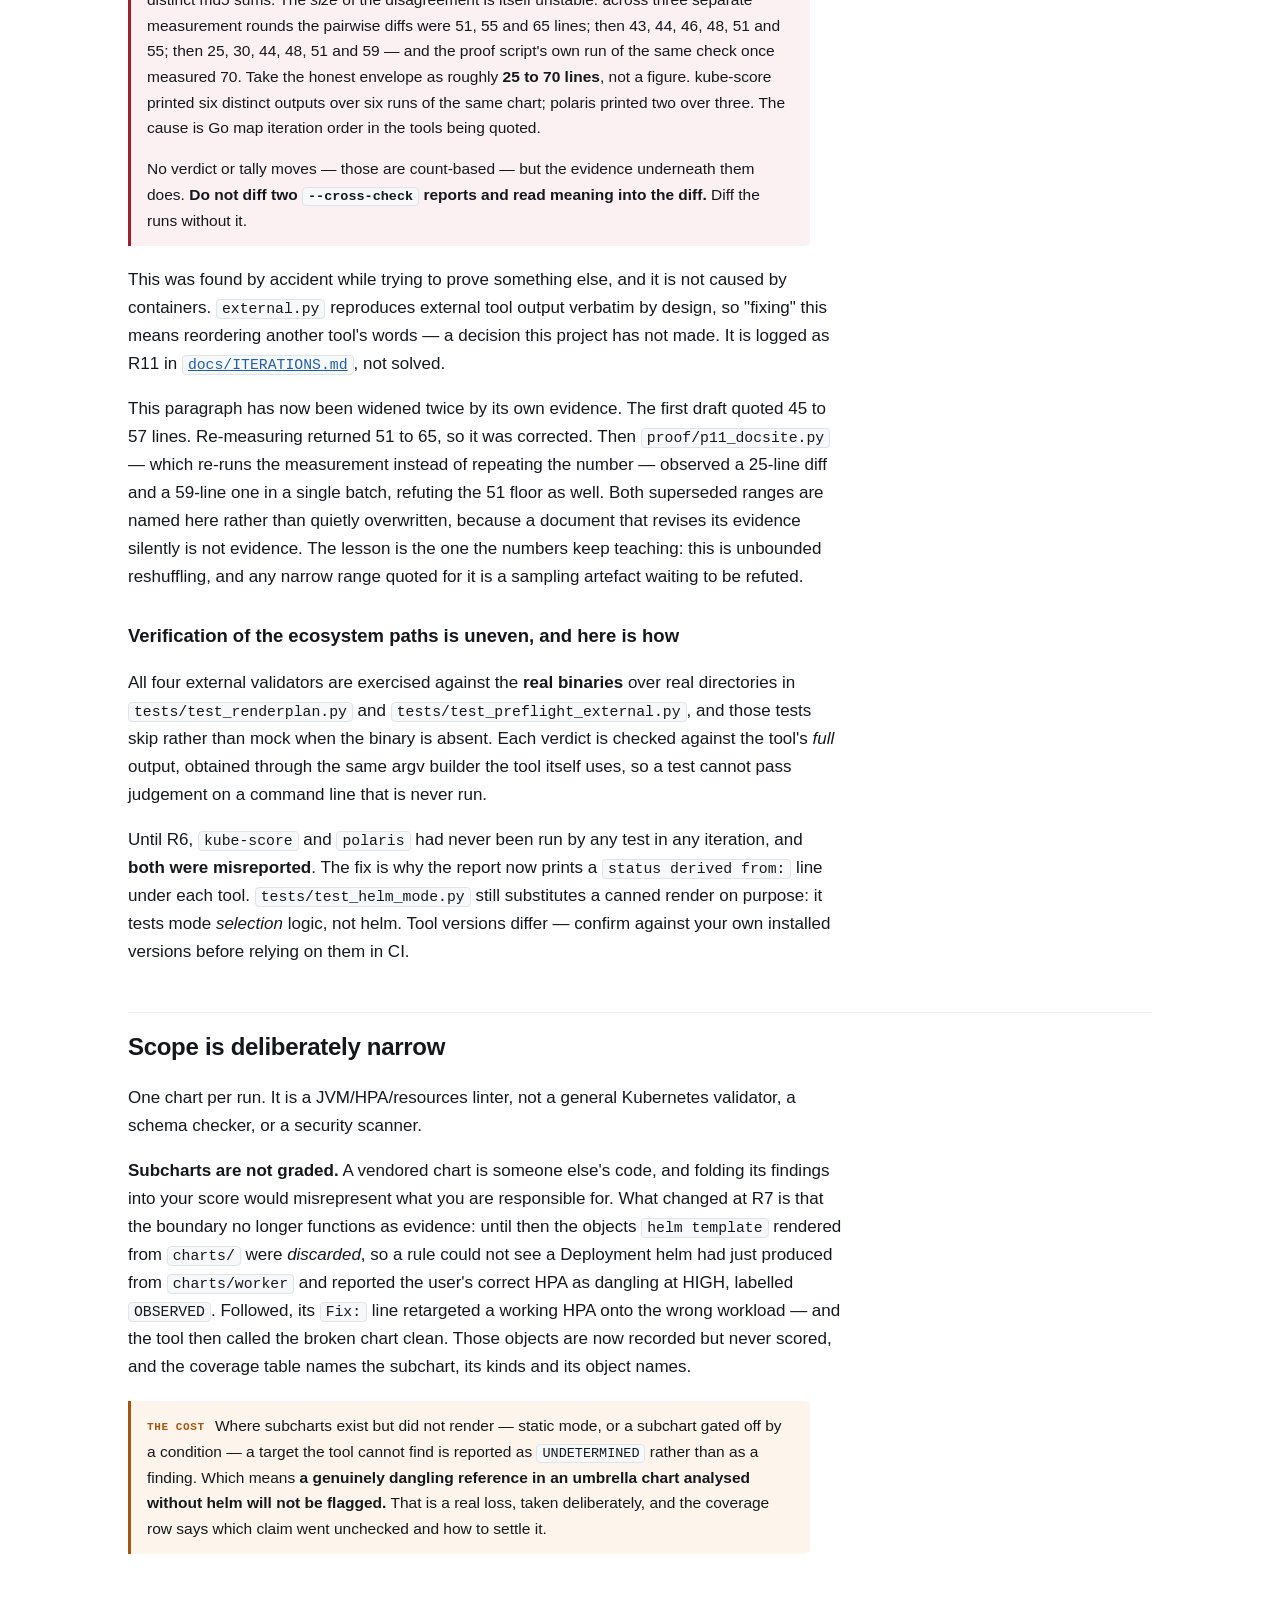
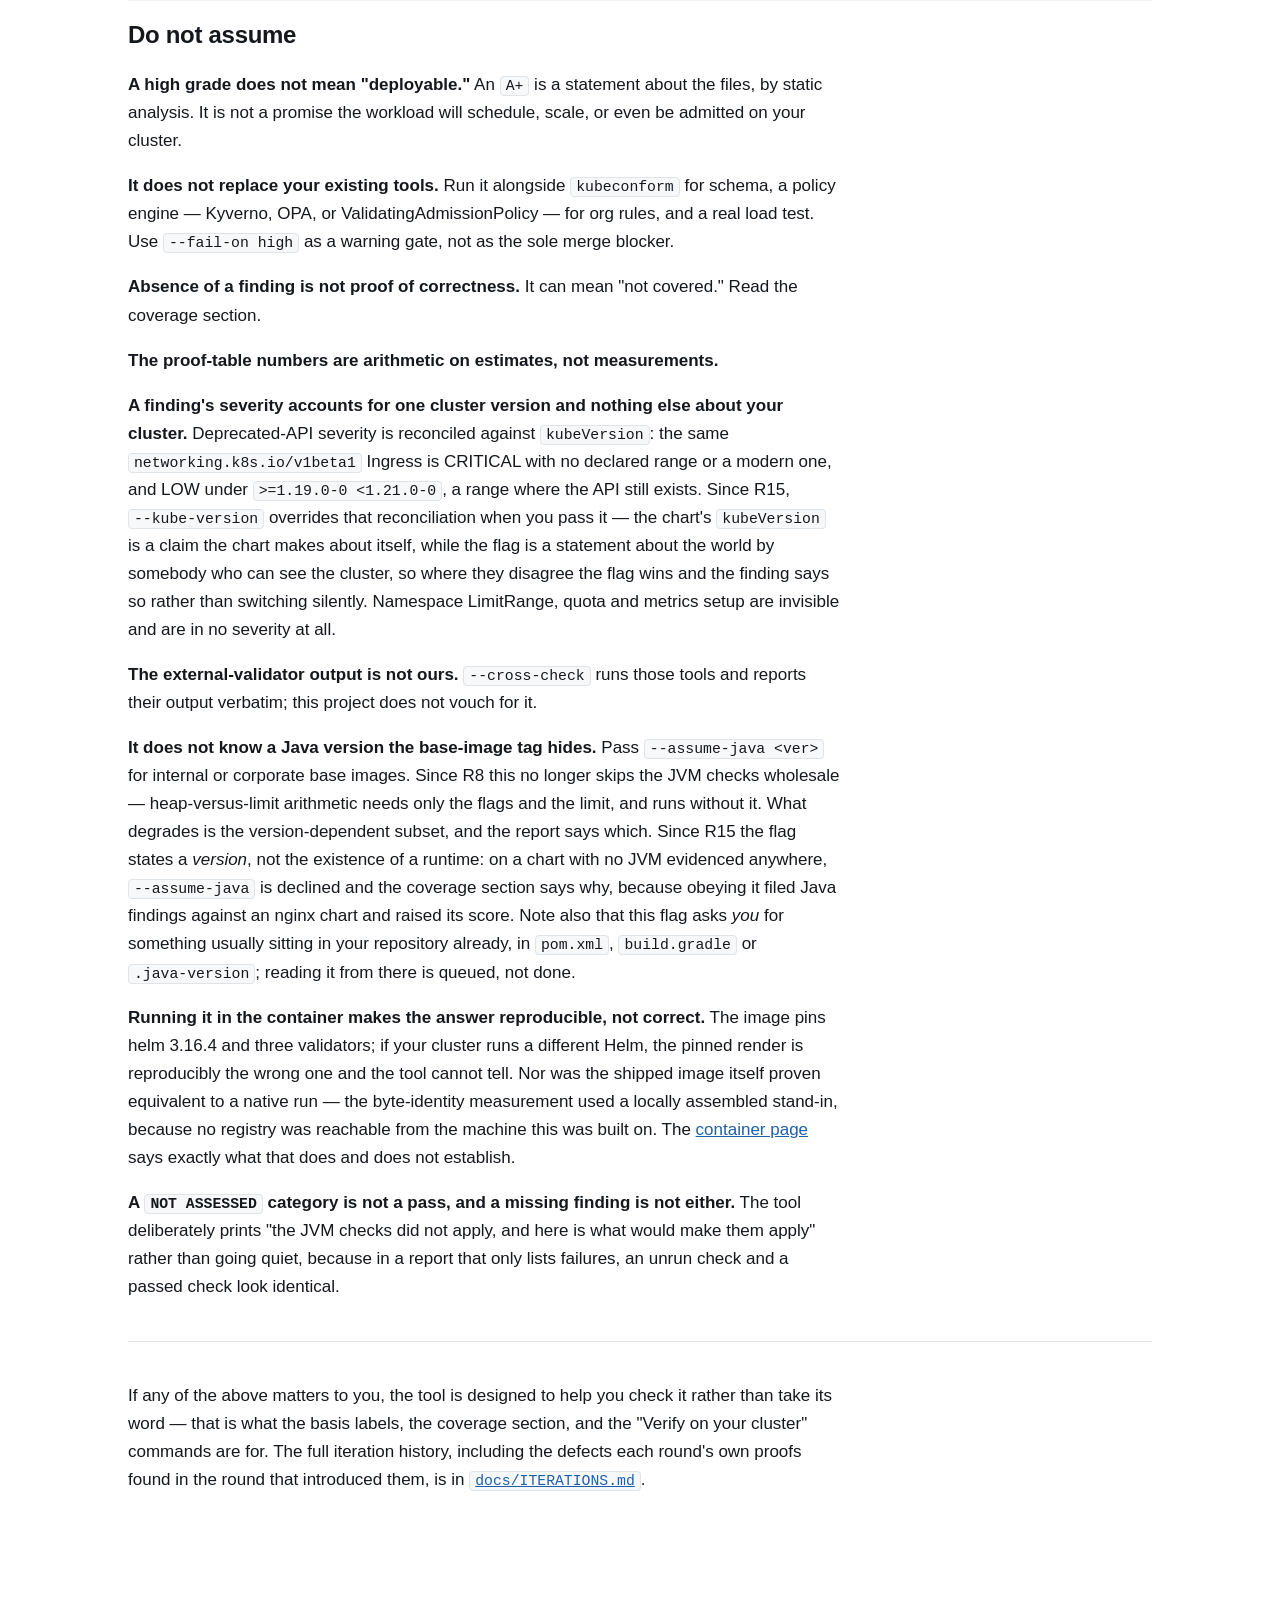
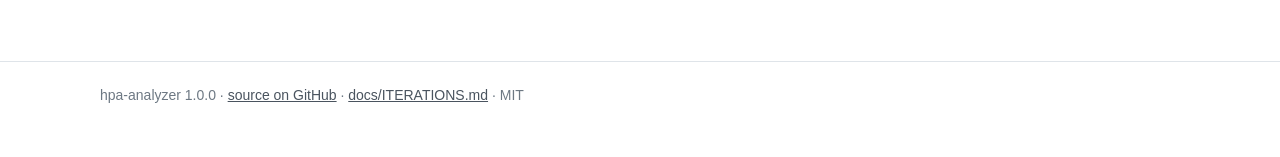
<file: docs/limits.html>
<!doctype html>
<html lang="en">
<head>
<meta charset="utf-8">
<meta name="viewport" content="width=device-width, initial-scale=1">
<title>hpa-analyzer — limits, weaknesses and what not to assume</title>
<meta name="description" content="The verified weaknesses of hpa-analyzer: what it cannot see, where its estimates fail, and what a clean report does not prove.">
<link rel="stylesheet" href="assets/style.css">
</head>
<body>

<header class="masthead">
  <div class="masthead-inner">
    <a class="wordmark" href="index.html">hpa-analyzer</a>
    <div class="tagline">Helm + HPA + JVM-in-container analysis, with its own limits written down.</div>
    <nav class="sitenav">
      <a href="index.html">Start here</a>
      <a href="usage.html">Using it</a>
      <a href="reading-the-report.html">Reading the report</a>
      <a href="container.html">Container</a>
      <a href="reference.html">Reference</a>
      <a href="limits.html" aria-current="page">Limits</a>
    </nav>
  </div>
</header>

<main>

<h1>Limits</h1>

<p class="lede">Every entry below is measured rather than estimated, and each names the proof
script or test that measures it. This page exists because a tool that only advertises its
strengths cannot be checked, and because several of these were found by the project's own
proofs contradicting the project's own README.</p>

<div class="toc">
  <p>On this page</p>
  <ul>
    <li><a href="#good">What it is genuinely good at</a></li>
    <li><a href="#jvm">JVM detection is a heuristic with a floor</a></li>
    <li><a href="#cluster">It cannot see your cluster</a></li>
    <li><a href="#static">Static mode approximates Helm</a></li>
    <li><a href="#estimates">Estimates are estimates</a></li>
    <li><a href="#path">Your PATH changes the answer</a></li>
    <li><a href="#reproducibility"><code>--cross-check</code> does not reproduce</a></li>
    <li><a href="#scope">Scope is deliberately narrow</a></li>
    <li><a href="#assume">Do not assume</a></li>
  </ul>
</div>

<h2 id="good">What it is genuinely good at</h2>

<p>Context first, so the rest of the page is proportionate. The tool earns its place in a narrow
lane:</p>

<p><strong>JVM-in-container fitness — nothing else in the standard stack checks this.</strong>
Applied-versus-inert <code>JAVA_OPTS</code> with correct Docker exec/shell/CMD-form semantics, reading
pod-spec <code>env</code> and an in-directory entrypoint script before calling a flag "missing"; Java 8
update-level cgroup awareness with the 8u131 / 8u191 / 8u372 and 11.0.16 boundaries encoded
correctly; flags that were removed and now abort startup; and heap-versus-limit budget
arithmetic.</p>

<p><strong>HPA correctness.</strong> The scaling arithmetic — <code>ceil(current × util / target)</code> with the
±10% tolerance dead-band — is correct, and it catches the <code>spec.replicas</code>-fights-the-HPA-on-
upgrade bug, the memory-metric-on-a-JVM ratchet, dangling <code>scaleTargetRef</code>, and quoted-string
numerics.</p>

<p><strong>Accurate reference data.</strong> The deprecated and removed API table — 50 entries — matches
the official Kubernetes migration guide, and the <code>512m</code> milli-byte and bare-integer
byte-scale typos are caught.</p>

<p><strong>It knows when its own render was not evidence.</strong> With helm present it renders at both
ends of the chart's declared <code>kubeVersion</code> range and diffs the emitted <code>(kind, name)</code>
sets, so an object that exists at one end and not the other is reported as version-dependent
rather than as fact.</p>

<h2 id="jvm">JVM detection is a heuristic with a floor</h2>

<p>It reads pod-spec env (<code>JAVA_TOOL_OPTIONS</code>, <code>JDK_JAVA_OPTIONS</code>, <code>_JAVA_OPTIONS</code>,
<code>JAVA_HOME</code>, <code>CATALINA_*</code>, <code>SPRING_*</code>), image names (<code>openjdk</code>, <code>temurin</code>,
<code>corretto</code>, <code>zulu</code>, <code>graalvm</code>, <code>*-jre</code>, <code>*-jdk</code>, <code>tomcat</code>, <code>jetty</code>,
<code>wildfly</code>) and any Dockerfile's <code>FROM</code> line and flags.</p>

<div class="warn">
<p><span class="label">The floor</span> A Java service whose flags are baked into an opaque
<code>corp.registry/payments-api:4.2</code>, with nothing Java-shaped in its name or pod spec, is
<strong>invisible</strong> — and that is the most common real-world shape. What changed at R8 is not that
this is solved but that the tool stopped guessing: the JAVA category reads <code>NOT ASSESSED</code>
and the reason lists every input it examined, so you can see which one to add. Measured by
<code>proof/p8b_bar2.py</code> CLAIM 6.</p>
</div>

<h2 id="cluster">It cannot see your cluster</h2>

<p>LimitRange defaulting — which can turn a "no requests" finding into a false positive —
ResourceQuota, whether metrics-server or a custom-metrics adapter is installed, and the real
node shape are all invisible. The report's <em>Verify on your cluster</em> section gives you the
commands for each gap. Run them; they are the point of the section.</p>

<h2 id="static">Static mode approximates Helm</h2>

<p>Without <code>helm</code> on <code>PATH</code>, <code>tpl</code>, <code>printf</code>, <code>required</code> and subcharts cannot be
resolved, and conditionals are analyzed as taken. Install helm for rendered-truth analysis. The
report always states which mode ran, in the header and in every coverage row.</p>

<h2 id="estimates">Estimates are estimates</h2>

<p>The JVM memory-budget components — metaspace, JIT code cache, thread count, direct buffers,
GC/internal — are <code>DERIVED</code> guesses. Each carries a documented band with a cited source, the
peak-RSS total is reported as an interval, and when your <code>limits.memory</code> falls <em>inside</em>
that interval the verdict is <code>UNDETERMINED</code> rather than either endpoint's answer. The report
then names the smallest set of estimates that would flip it, how far they must move against the
gap available, and the <code>jcmd VM.native_memory</code> command that settles it. Feed the result back
with <a href="usage.html#measured"><code>--measured</code></a> and the estimates drop out.</p>

<div class="warn">
<p><span class="label">What that does not fix</span> The bands themselves are constants somebody
chose. An app with a large dependency graph or a bytecode-weaving agent can sit outside them,
and there the tool is confidently wrong in the old way — it merely states a range while being
wrong. Measured by <code>proof/p9b_bar2.py</code> CLAIM 9.</p>
</div>

<h2 id="path">Your PATH changes the answer</h2>

<p>With <code>helm</code> absent, the same chart's <code>Analysis mode</code> drops to <code>static</code>, every coverage
row is rewritten from <em>rendered by helm</em> to <em>statically parsed</em>, and finding HP050 loses a
word. Two people on the same commit can therefore hold different reports and neither is wrong.</p>

<p>The <a href="container.html">container path</a> pins the four binaries and makes that variable
explicit. It does not make the pinned answer the <em>right</em> one for your cluster's Helm.</p>

<h2 id="reproducibility"><code>--cross-check</code> does not reproduce</h2>

<div class="danger">
<p><span class="label">Measured, unfixed</span> <strong>The cross-check section reshuffles between
identical runs, natively.</strong> Every batch of four consecutive native runs over
<code>fixtures/bad-chart</code> has produced four distinct md5 sums. The <em>size</em> of the disagreement
is itself unstable: across three separate measurement rounds the pairwise diffs were 51, 55 and
65 lines; then 43, 44, 46, 48, 51 and 55; then 25, 30, 44, 48, 51 and 59 — and the proof script's
own run of the same check once measured 70. Take the honest envelope as roughly <strong>25 to 70
lines</strong>, not a figure. kube-score printed six distinct outputs over six runs of the same chart;
polaris printed two over three. The cause is Go map iteration order in the tools being
quoted.</p>
<p>No verdict or tally moves — those are count-based — but the evidence underneath them does.
<strong>Do not diff two <code>--cross-check</code> reports and read meaning into the diff.</strong> Diff the runs
without it.</p>
</div>

<p>This was found by accident while trying to prove something else, and it is not caused by
containers. <code>external.py</code> reproduces external tool output verbatim by design, so "fixing"
this means reordering another tool's words — a decision this project has not made. It is logged
as R11 in <a href="https://github.com/jamiegunn/hpa-analyzer/blob/main/docs/ITERATIONS.md"><code>docs/ITERATIONS.md</code></a>,
not solved.</p>

<p>This paragraph has now been widened twice by its own evidence. The first draft quoted 45 to 57
lines. Re-measuring returned 51 to 65, so it was corrected. Then <code>proof/p11_docsite.py</code> —
which re-runs the measurement instead of repeating the number — observed a 25-line diff and a
59-line one in a single batch, refuting the 51 floor as well. Both superseded ranges are named
here rather than quietly overwritten, because a document that revises its evidence silently is
not evidence. The lesson is the one the numbers keep teaching: this is unbounded reshuffling, and
any narrow range quoted for it is a sampling artefact waiting to be refuted.</p>

<h3>Verification of the ecosystem paths is uneven, and here is how</h3>

<p>All four external validators are exercised against the <strong>real binaries</strong> over real
directories in <code>tests/test_renderplan.py</code> and <code>tests/test_preflight_external.py</code>, and those
tests skip rather than mock when the binary is absent. Each verdict is checked against the tool's
<em>full</em> output, obtained through the same argv builder the tool itself uses, so a test cannot
pass judgement on a command line that is never run.</p>

<p>Until R6, <code>kube-score</code> and <code>polaris</code> had never been run by any test in any iteration, and
<strong>both were misreported</strong>. The fix is why the report now prints a <code>status derived from:</code>
line under each tool. <code>tests/test_helm_mode.py</code> still substitutes a canned render on purpose:
it tests mode <em>selection</em> logic, not helm. Tool versions differ — confirm against your own
installed versions before relying on them in CI.</p>

<h2 id="scope">Scope is deliberately narrow</h2>

<p>One chart per run. It is a JVM/HPA/resources linter, not a general Kubernetes validator, a
schema checker, or a security scanner.</p>

<p><strong>Subcharts are not graded.</strong> A vendored chart is someone else's code, and folding its
findings into your score would misrepresent what you are responsible for. What changed at R7 is
that the boundary no longer functions as evidence: until then the objects <code>helm template</code>
rendered from <code>charts/</code> were <em>discarded</em>, so a rule could not see a Deployment helm had
just produced from <code>charts/worker</code> and reported the user's correct HPA as dangling at HIGH,
labelled <code>OBSERVED</code>. Followed, its <code>Fix:</code> line retargeted a working HPA onto the wrong
workload — and the tool then called the broken chart clean. Those objects are now recorded but
never scored, and the coverage table names the subchart, its kinds and its object names.</p>

<div class="warn">
<p><span class="label">The cost</span> Where subcharts exist but did not render — static mode, or
a subchart gated off by a condition — a target the tool cannot find is reported as
<code>UNDETERMINED</code> rather than as a finding. Which means <strong>a genuinely dangling reference in an
umbrella chart analysed without helm will not be flagged.</strong> That is a real loss, taken
deliberately, and the coverage row says which claim went unchecked and how to settle it.</p>
</div>

<h2 id="assume">Do not assume</h2>

<p><strong>A high grade does not mean "deployable."</strong> An <code>A+</code> is a statement about the files, by
static analysis. It is not a promise the workload will schedule, scale, or even be admitted on
your cluster.</p>

<p><strong>It does not replace your existing tools.</strong> Run it alongside <code>kubeconform</code> for schema,
a policy engine — Kyverno, OPA, or ValidatingAdmissionPolicy — for org rules, and a real load
test. Use <code>--fail-on high</code> as a warning gate, not as the sole merge blocker.</p>

<p><strong>Absence of a finding is not proof of correctness.</strong> It can mean "not covered." Read the
coverage section.</p>

<p><strong>The proof-table numbers are arithmetic on estimates, not measurements.</strong></p>

<p><strong>A finding's severity accounts for one cluster version and nothing else about your
cluster.</strong> Deprecated-API severity is reconciled against <code>kubeVersion</code>: the
same <code>networking.k8s.io/v1beta1</code> Ingress is CRITICAL with no declared range or a modern one,
and LOW under <code>&gt;=1.19.0-0 &lt;1.21.0-0</code>, a range where the API still exists. Since R15,
<code>--kube-version</code> overrides that reconciliation when you pass it — the chart's
<code>kubeVersion</code> is a claim the chart makes about itself, while the flag is a statement about
the world by somebody who can see the cluster, so where they disagree the flag wins and the
finding says so rather than switching silently. Namespace
LimitRange, quota and metrics setup are invisible and are in no severity at all.</p>

<p><strong>The external-validator output is not ours.</strong> <code>--cross-check</code> runs those tools and
reports their output verbatim; this project does not vouch for it.</p>

<p><strong>It does not know a Java version the base-image tag hides.</strong> Pass
<code>--assume-java &lt;ver&gt;</code> for internal or corporate base images. Since R8 this no longer skips
the JVM checks wholesale — heap-versus-limit arithmetic needs only the flags and the limit, and
runs without it. What degrades is the version-dependent subset, and the report says which. Since
R15 the flag states a <em>version</em>, not the existence of a runtime: on a chart with no JVM
evidenced anywhere, <code>--assume-java</code> is declined and the coverage section says why, because
obeying it filed Java findings against an nginx chart and raised its score. Note
also that this flag asks <em>you</em> for something usually sitting in your repository already, in
<code>pom.xml</code>, <code>build.gradle</code> or <code>.java-version</code>; reading it from there is queued, not
done.</p>

<p><strong>Running it in the container makes the answer reproducible, not correct.</strong> The image pins
helm 3.16.4 and three validators; if your cluster runs a different Helm, the pinned render is
reproducibly the wrong one and the tool cannot tell. Nor was the shipped image itself proven
equivalent to a native run — the byte-identity measurement used a locally assembled stand-in,
because no registry was reachable from the machine this was built on. The
<a href="container.html#notestablished">container page</a> says exactly what that does and does not
establish.</p>

<p><strong>A <code>NOT ASSESSED</code> category is not a pass, and a missing finding is not either.</strong> The
tool deliberately prints "the JVM checks did not apply, and here is what would make them apply"
rather than going quiet, because in a report that only lists failures, an unrun check and a
passed check look identical.</p>

<hr>

<p>If any of the above matters to you, the tool is designed to help you check it rather than take
its word — that is what the basis labels, the coverage section, and the "Verify on your cluster"
commands are for. The full iteration history, including the defects each round's own proofs
found in the round that introduced them, is in
<a href="https://github.com/jamiegunn/hpa-analyzer/blob/main/docs/ITERATIONS.md"><code>docs/ITERATIONS.md</code></a>.</p>

</main>

<footer class="sitefoot">
  <div class="sitefoot-inner">
    hpa-analyzer 1.0.0 ·
    <a href="https://github.com/jamiegunn/hpa-analyzer">source on GitHub</a> ·
    <a href="https://github.com/jamiegunn/hpa-analyzer/blob/main/docs/ITERATIONS.md">docs/ITERATIONS.md</a> ·
    MIT
  </div>
</footer>

</body>
</html>
</file>
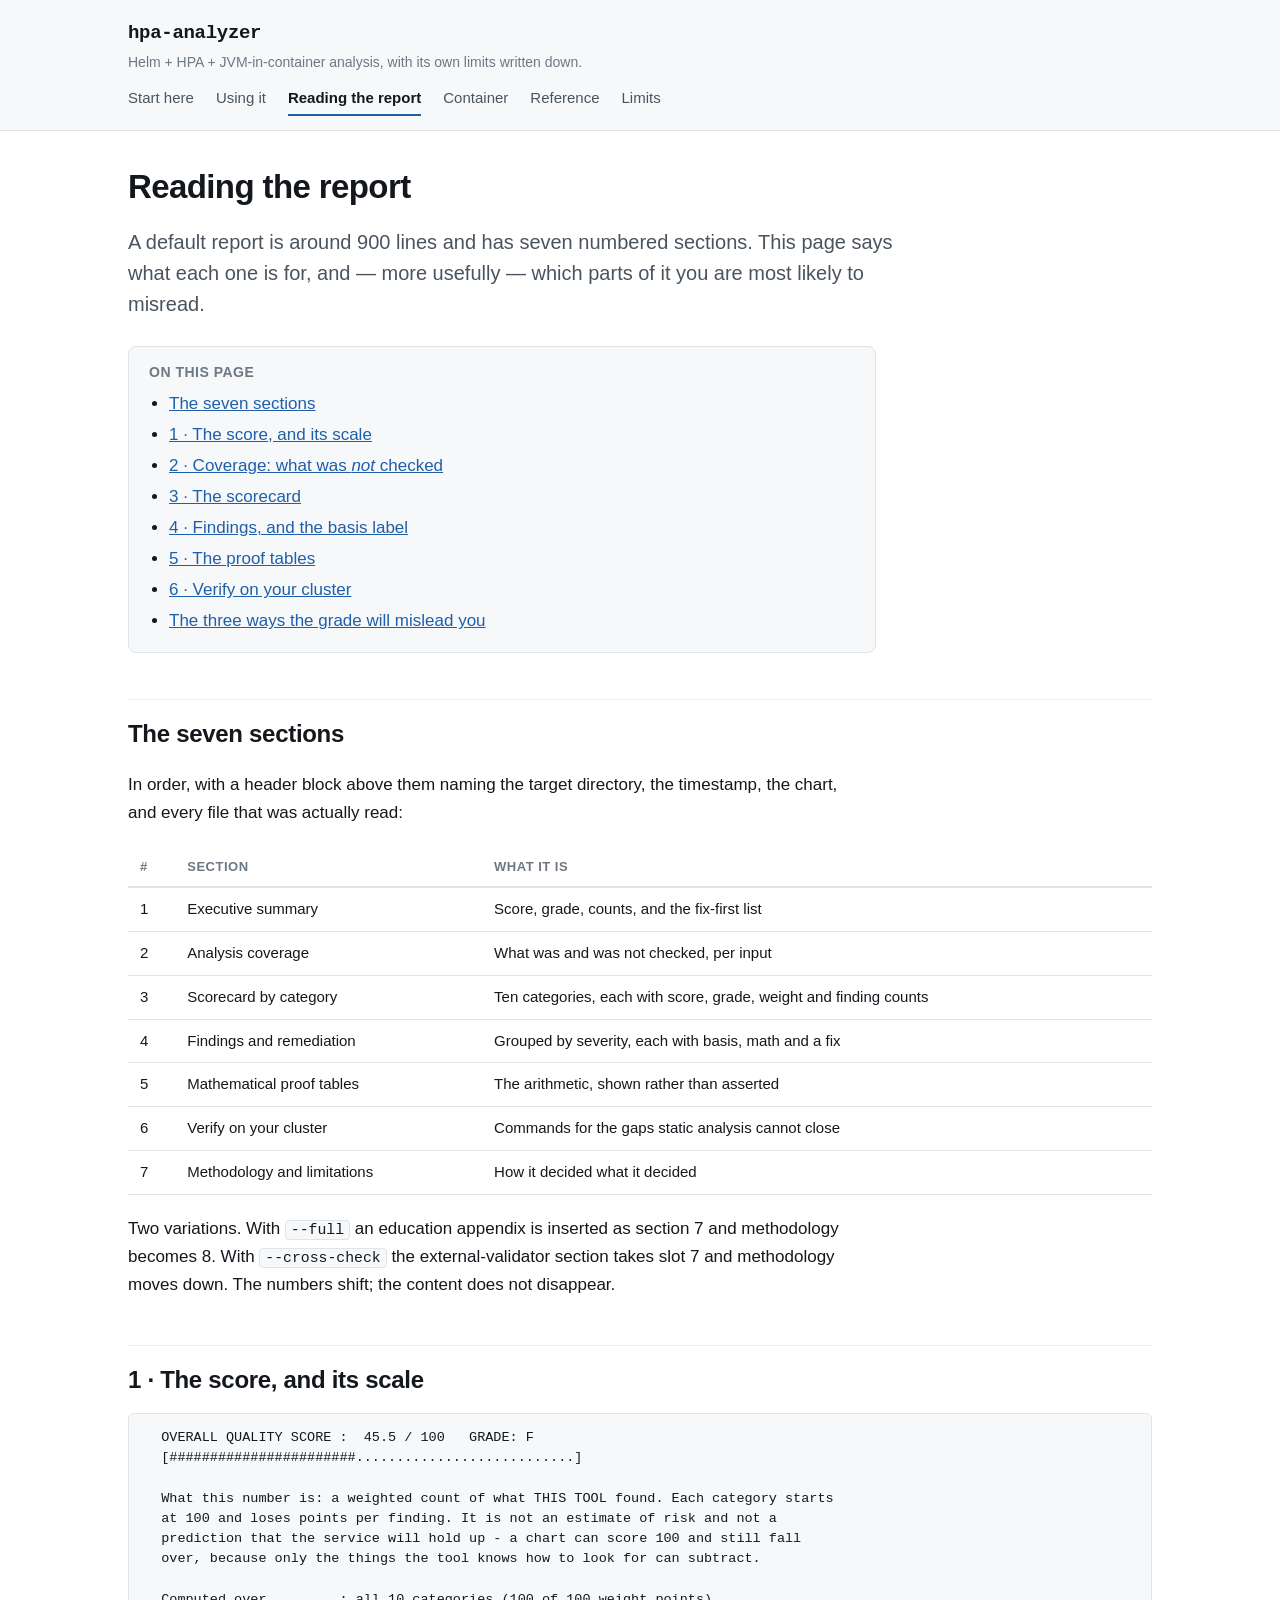
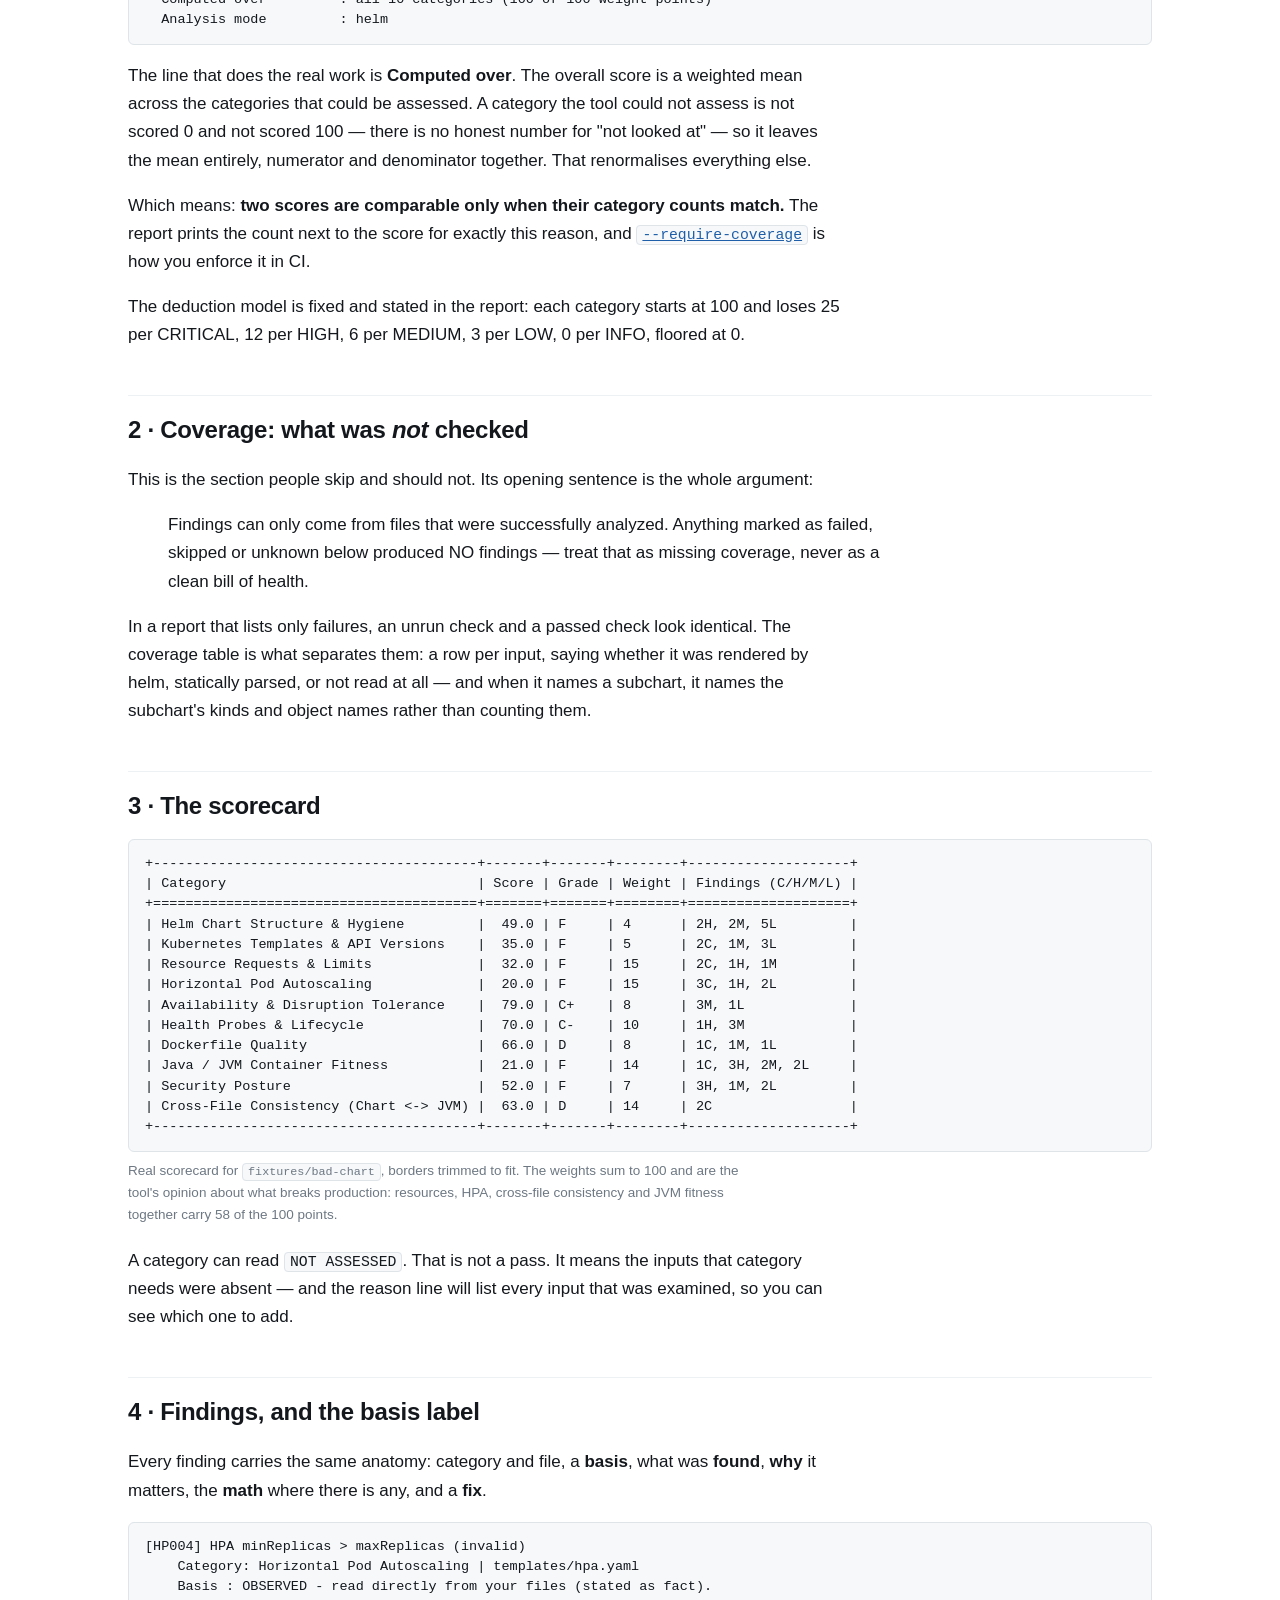
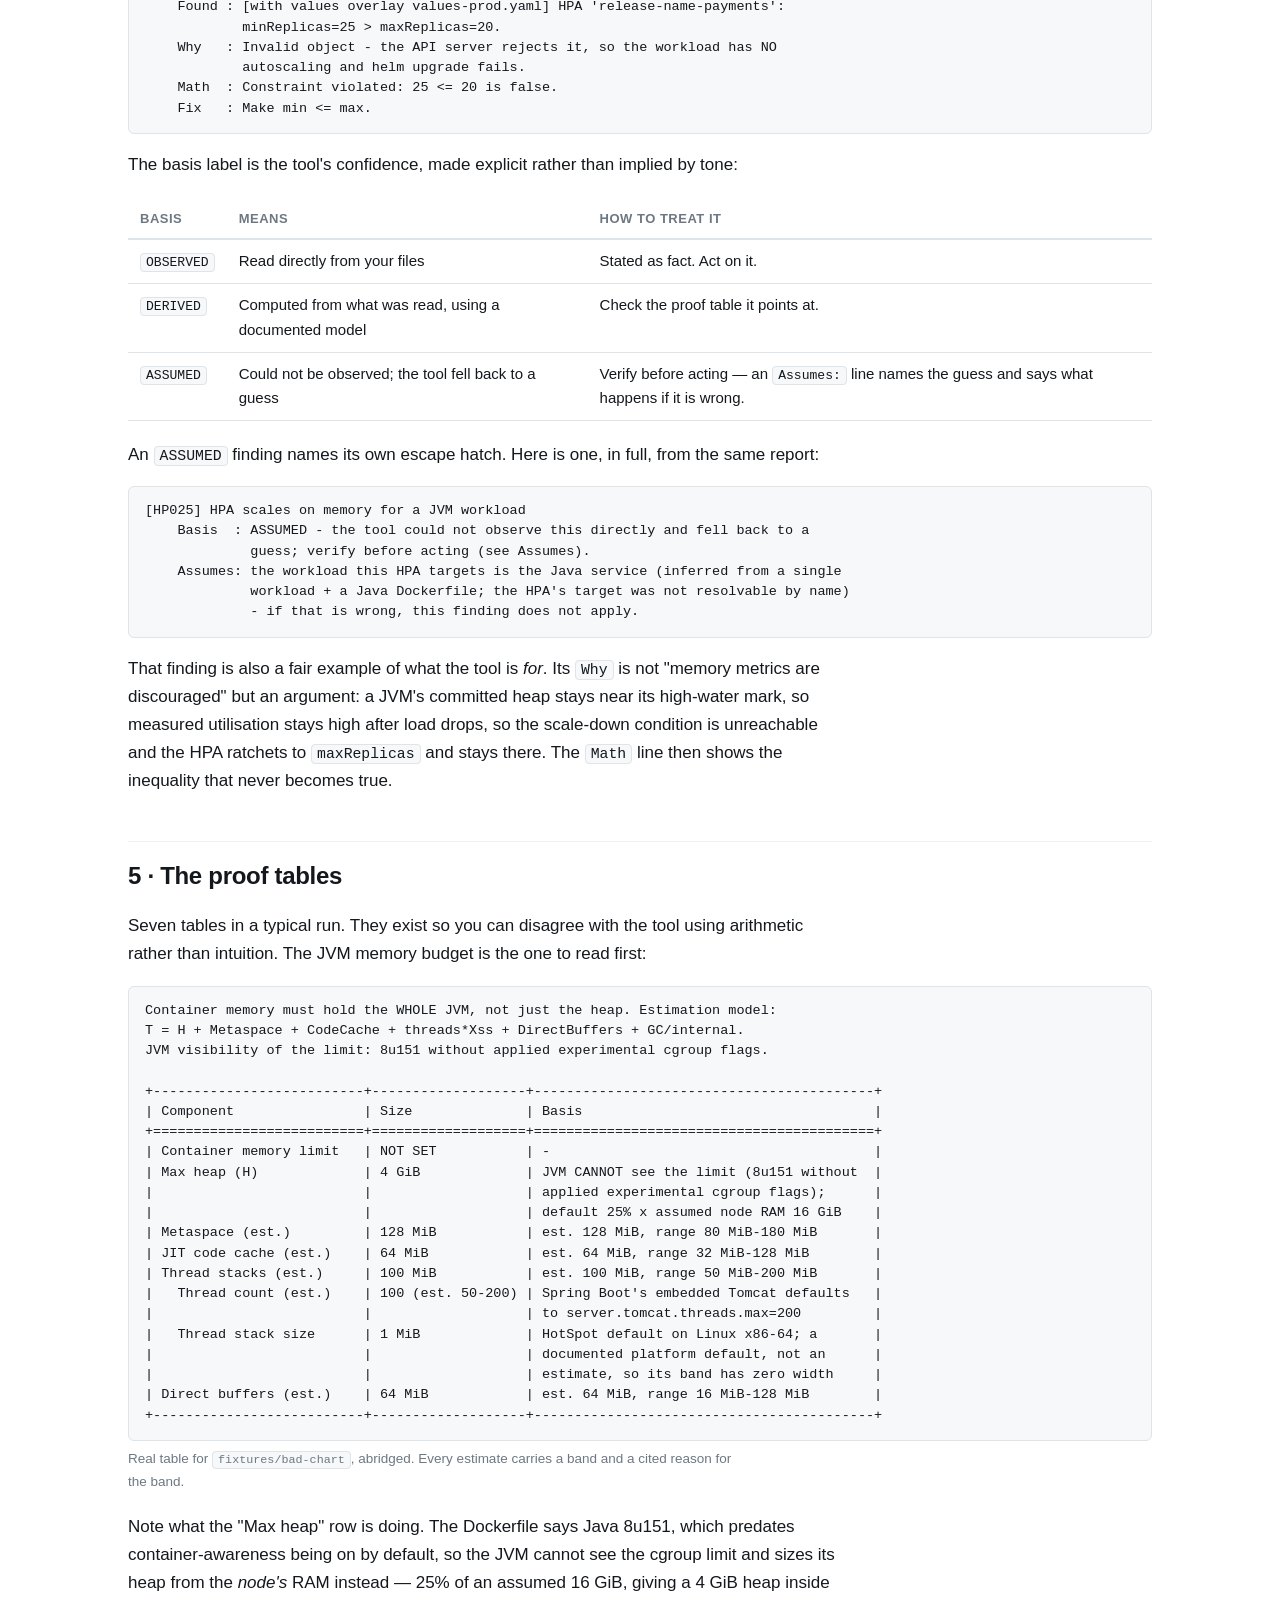
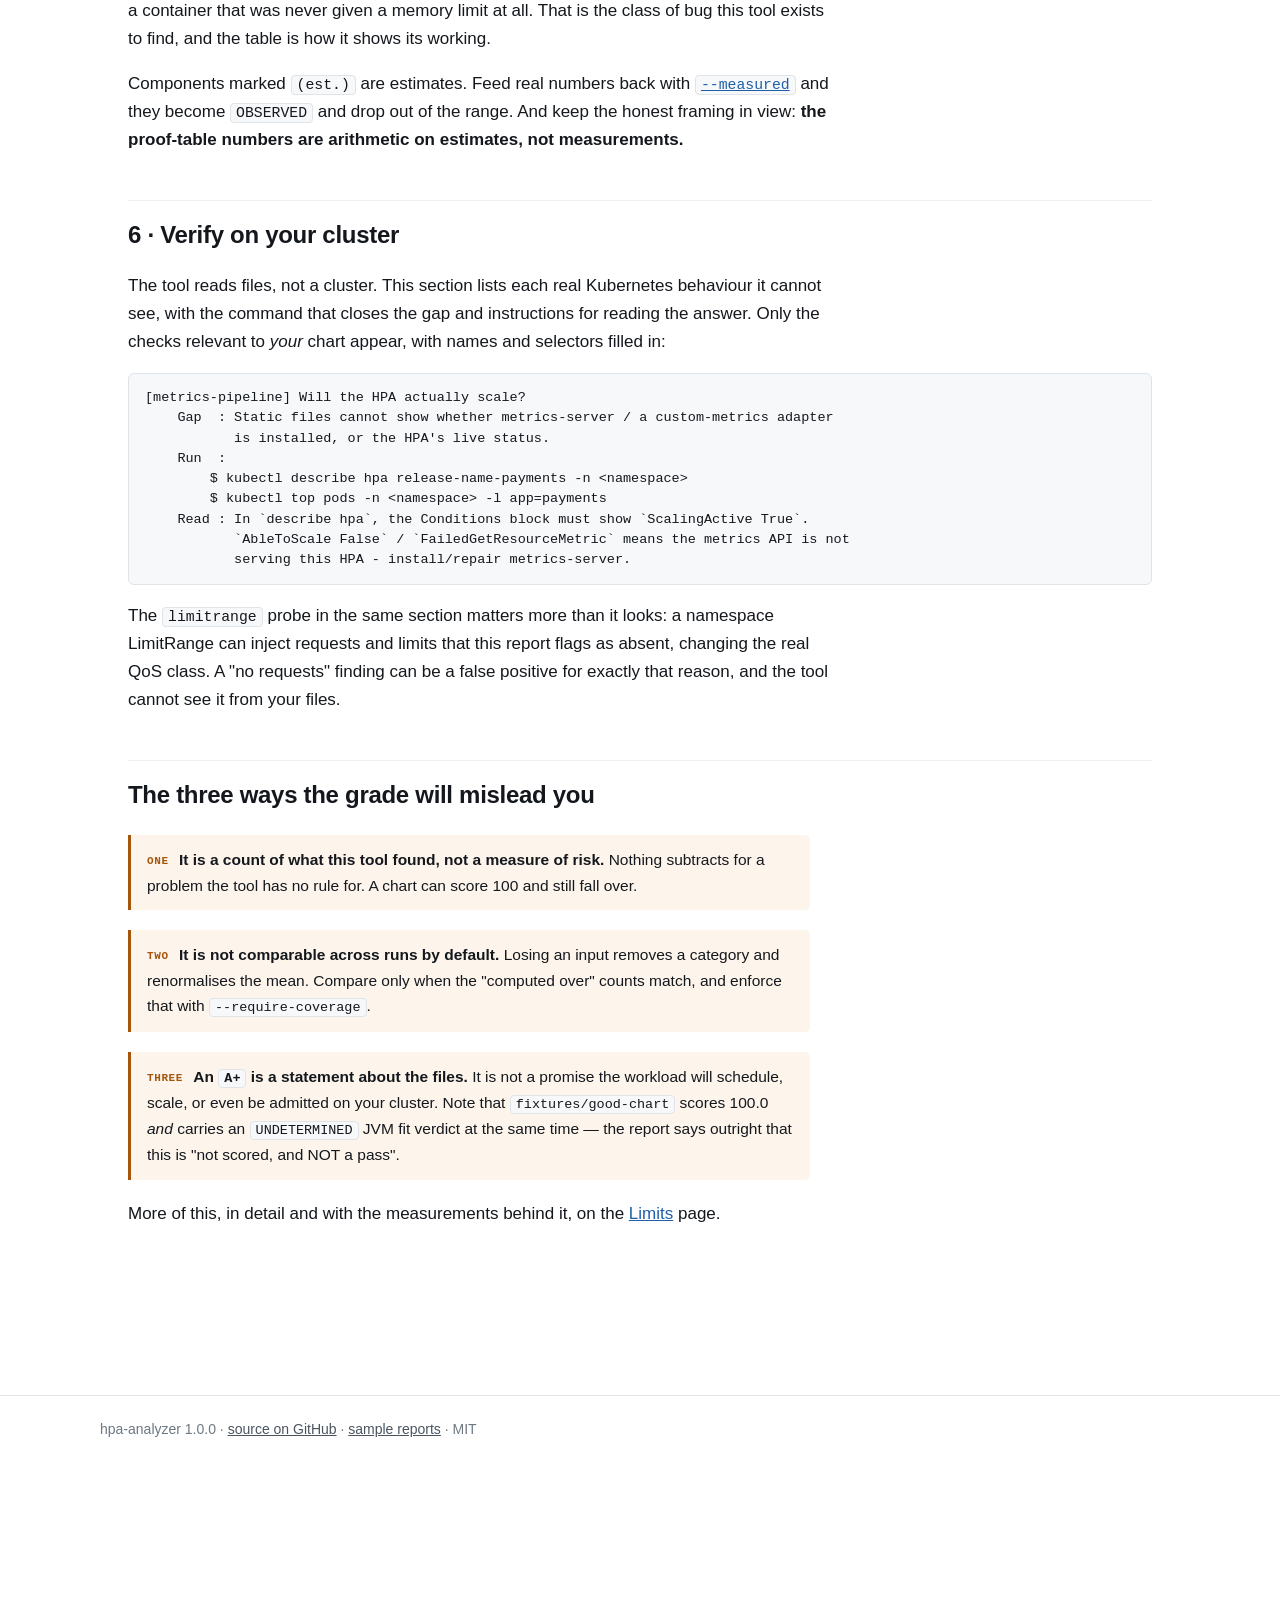
<file: docs/reading-the-report.html>
<!doctype html>
<html lang="en">
<head>
<meta charset="utf-8">
<meta name="viewport" content="width=device-width, initial-scale=1">
<title>Reading an hpa-analyzer report</title>
<meta name="description" content="What the seven sections of an hpa-analyzer report contain, what the grade actually measures, and the three ways it will mislead you.">
<link rel="stylesheet" href="assets/style.css">
</head>
<body>

<header class="masthead">
  <div class="masthead-inner">
    <a class="wordmark" href="index.html">hpa-analyzer</a>
    <div class="tagline">Helm + HPA + JVM-in-container analysis, with its own limits written down.</div>
    <nav class="sitenav">
      <a href="index.html">Start here</a>
      <a href="usage.html">Using it</a>
      <a href="reading-the-report.html" aria-current="page">Reading the report</a>
      <a href="container.html">Container</a>
      <a href="reference.html">Reference</a>
      <a href="limits.html">Limits</a>
    </nav>
  </div>
</header>

<main>

<h1>Reading the report</h1>

<p class="lede">A default report is around 900 lines and has seven numbered sections. This page
says what each one is for, and — more usefully — which parts of it you are most likely to
misread.</p>

<div class="toc">
  <p>On this page</p>
  <ul>
    <li><a href="#sections">The seven sections</a></li>
    <li><a href="#score">1 · The score, and its scale</a></li>
    <li><a href="#coverage">2 · Coverage: what was <em>not</em> checked</a></li>
    <li><a href="#scorecard">3 · The scorecard</a></li>
    <li><a href="#basis">4 · Findings, and the basis label</a></li>
    <li><a href="#proof">5 · The proof tables</a></li>
    <li><a href="#cluster">6 · Verify on your cluster</a></li>
    <li><a href="#mislead">The three ways the grade will mislead you</a></li>
  </ul>
</div>

<h2 id="sections">The seven sections</h2>

<p>In order, with a header block above them naming the target directory, the timestamp, the
chart, and every file that was actually read:</p>

<table>
<thead><tr><th>#</th><th>Section</th><th>What it is</th></tr></thead>
<tbody>
<tr><td>1</td><td>Executive summary</td><td>Score, grade, counts, and the fix-first list</td></tr>
<tr><td>2</td><td>Analysis coverage</td><td>What was and was not checked, per input</td></tr>
<tr><td>3</td><td>Scorecard by category</td><td>Ten categories, each with score, grade, weight and finding counts</td></tr>
<tr><td>4</td><td>Findings and remediation</td><td>Grouped by severity, each with basis, math and a fix</td></tr>
<tr><td>5</td><td>Mathematical proof tables</td><td>The arithmetic, shown rather than asserted</td></tr>
<tr><td>6</td><td>Verify on your cluster</td><td>Commands for the gaps static analysis cannot close</td></tr>
<tr><td>7</td><td>Methodology and limitations</td><td>How it decided what it decided</td></tr>
</tbody>
</table>

<p>Two variations. With <code>--full</code> an education appendix is inserted as section 7 and
methodology becomes 8. With <code>--cross-check</code> the external-validator section takes slot 7
and methodology moves down. The numbers shift; the content does not disappear.</p>

<h2 id="score">1 · The score, and its scale</h2>

<pre><code>  OVERALL QUALITY SCORE :  45.5 / 100   GRADE: F
  [#######################...........................]

  What this number is: a weighted count of what THIS TOOL found. Each category starts
  at 100 and loses points per finding. It is not an estimate of risk and not a
  prediction that the service will hold up - a chart can score 100 and still fall
  over, because only the things the tool knows how to look for can subtract.

  Computed over         : all 10 categories (100 of 100 weight points)
  Analysis mode         : helm</code></pre>

<p>The line that does the real work is <strong>Computed over</strong>. The overall score is a weighted
mean across the categories that could be assessed. A category the tool could not assess is not
scored 0 and not scored 100 — there is no honest number for "not looked at" — so it leaves the
mean entirely, numerator and denominator together. That renormalises everything else.</p>

<p>Which means: <strong>two scores are comparable only when their category counts match.</strong> The
report prints the count next to the score for exactly this reason, and
<a href="usage.html#ci"><code>--require-coverage</code></a> is how you enforce it in CI.</p>

<p>The deduction model is fixed and stated in the report: each category starts at 100 and loses
25 per CRITICAL, 12 per HIGH, 6 per MEDIUM, 3 per LOW, 0 per INFO, floored at 0.</p>

<h2 id="coverage">2 · Coverage: what was <em>not</em> checked</h2>

<p>This is the section people skip and should not. Its opening sentence is the whole argument:</p>

<blockquote>
<p>Findings can only come from files that were successfully analyzed. Anything marked as failed,
skipped or unknown below produced NO findings — treat that as missing coverage, never as a
clean bill of health.</p>
</blockquote>

<p>In a report that lists only failures, an unrun check and a passed check look identical. The
coverage table is what separates them: a row per input, saying whether it was rendered by helm,
statically parsed, or not read at all — and when it names a subchart, it names the subchart's
kinds and object names rather than counting them.</p>

<h2 id="scorecard">3 · The scorecard</h2>

<pre class="wide"><code>+----------------------------------------+-------+-------+--------+--------------------+
| Category                               | Score | Grade | Weight | Findings (C/H/M/L) |
+========================================+=======+=======+========+====================+
| Helm Chart Structure &amp; Hygiene         |  49.0 | F     | 4      | 2H, 2M, 5L         |
| Kubernetes Templates &amp; API Versions    |  35.0 | F     | 5      | 2C, 1M, 3L         |
| Resource Requests &amp; Limits             |  32.0 | F     | 15     | 2C, 1H, 1M         |
| Horizontal Pod Autoscaling             |  20.0 | F     | 15     | 3C, 1H, 2L         |
| Availability &amp; Disruption Tolerance    |  79.0 | C+    | 8      | 3M, 1L             |
| Health Probes &amp; Lifecycle              |  70.0 | C-    | 10     | 1H, 3M             |
| Dockerfile Quality                     |  66.0 | D     | 8      | 1C, 1M, 1L         |
| Java / JVM Container Fitness           |  21.0 | F     | 14     | 1C, 3H, 2M, 2L     |
| Security Posture                       |  52.0 | F     | 7      | 3H, 1M, 2L         |
| Cross-File Consistency (Chart &lt;-&gt; JVM) |  63.0 | D     | 14     | 2C                 |
+----------------------------------------+-------+-------+--------+--------------------+</code></pre>

<p class="caption">Real scorecard for <code>fixtures/bad-chart</code>, borders trimmed to fit. The
weights sum to 100 and are the tool's opinion about what breaks production: resources, HPA,
cross-file consistency and JVM fitness together carry 58 of the 100 points.</p>

<p>A category can read <code>NOT ASSESSED</code>. That is not a pass. It means the inputs that category
needs were absent — and the reason line will list every input that was examined, so you can see
which one to add.</p>

<h2 id="basis">4 · Findings, and the basis label</h2>

<p>Every finding carries the same anatomy: category and file, a <strong>basis</strong>, what was
<strong>found</strong>, <strong>why</strong> it matters, the <strong>math</strong> where there is any, and a <strong>fix</strong>.</p>

<pre><code>[HP004] HPA minReplicas &gt; maxReplicas (invalid)
    Category: Horizontal Pod Autoscaling | templates/hpa.yaml
    Basis : OBSERVED - read directly from your files (stated as fact).
    Found : [with values overlay values-prod.yaml] HPA 'release-name-payments':
            minReplicas=25 &gt; maxReplicas=20.
    Why   : Invalid object - the API server rejects it, so the workload has NO
            autoscaling and helm upgrade fails.
    Math  : Constraint violated: 25 &lt;= 20 is false.
    Fix   : Make min &lt;= max.</code></pre>

<p>The basis label is the tool's confidence, made explicit rather than implied by tone:</p>

<table>
<thead><tr><th>Basis</th><th>Means</th><th>How to treat it</th></tr></thead>
<tbody>
<tr><td><code>OBSERVED</code></td><td>Read directly from your files</td><td>Stated as fact. Act on it.</td></tr>
<tr><td><code>DERIVED</code></td><td>Computed from what was read, using a documented model</td><td>Check the proof table it points at.</td></tr>
<tr><td><code>ASSUMED</code></td><td>Could not be observed; the tool fell back to a guess</td><td>Verify before acting — an <code>Assumes:</code> line names the guess and says what happens if it is wrong.</td></tr>
</tbody>
</table>

<p>An <code>ASSUMED</code> finding names its own escape hatch. Here is one, in full, from the same
report:</p>

<pre><code>[HP025] HPA scales on memory for a JVM workload
    Basis  : ASSUMED - the tool could not observe this directly and fell back to a
             guess; verify before acting (see Assumes).
    Assumes: the workload this HPA targets is the Java service (inferred from a single
             workload + a Java Dockerfile; the HPA's target was not resolvable by name)
             - if that is wrong, this finding does not apply.</code></pre>

<p>That finding is also a fair example of what the tool is <em>for</em>. Its <code>Why</code> is not "memory
metrics are discouraged" but an argument: a JVM's committed heap stays near its high-water mark,
so measured utilisation stays high after load drops, so the scale-down condition is unreachable
and the HPA ratchets to <code>maxReplicas</code> and stays there. The <code>Math</code> line then shows the
inequality that never becomes true.</p>

<h2 id="proof">5 · The proof tables</h2>

<p>Seven tables in a typical run. They exist so you can disagree with the tool using arithmetic
rather than intuition. The JVM memory budget is the one to read first:</p>

<pre class="wide"><code>Container memory must hold the WHOLE JVM, not just the heap. Estimation model:
T = H + Metaspace + CodeCache + threads*Xss + DirectBuffers + GC/internal.
JVM visibility of the limit: 8u151 without applied experimental cgroup flags.

+--------------------------+-------------------+------------------------------------------+
| Component                | Size              | Basis                                    |
+==========================+===================+==========================================+
| Container memory limit   | NOT SET           | -                                        |
| Max heap (H)             | 4 GiB             | JVM CANNOT see the limit (8u151 without  |
|                          |                   | applied experimental cgroup flags);      |
|                          |                   | default 25% x assumed node RAM 16 GiB    |
| Metaspace (est.)         | 128 MiB           | est. 128 MiB, range 80 MiB-180 MiB       |
| JIT code cache (est.)    | 64 MiB            | est. 64 MiB, range 32 MiB-128 MiB        |
| Thread stacks (est.)     | 100 MiB           | est. 100 MiB, range 50 MiB-200 MiB       |
|   Thread count (est.)    | 100 (est. 50-200) | Spring Boot's embedded Tomcat defaults   |
|                          |                   | to server.tomcat.threads.max=200         |
|   Thread stack size      | 1 MiB             | HotSpot default on Linux x86-64; a       |
|                          |                   | documented platform default, not an      |
|                          |                   | estimate, so its band has zero width     |
| Direct buffers (est.)    | 64 MiB            | est. 64 MiB, range 16 MiB-128 MiB        |
+--------------------------+-------------------+------------------------------------------+</code></pre>

<p class="caption">Real table for <code>fixtures/bad-chart</code>, abridged. Every estimate carries a
band and a cited reason for the band.</p>

<p>Note what the "Max heap" row is doing. The Dockerfile says Java 8u151, which predates
container-awareness being on by default, so the JVM cannot see the cgroup limit and sizes its
heap from the <em>node's</em> RAM instead — 25% of an assumed 16 GiB, giving a 4 GiB heap inside a
container that was never given a memory limit at all. That is the class of bug this tool exists
to find, and the table is how it shows its working.</p>

<p>Components marked <code>(est.)</code> are estimates. Feed real numbers back with
<a href="usage.html#measured"><code>--measured</code></a> and they become <code>OBSERVED</code> and drop out of the
range. And keep the honest framing in view: <strong>the proof-table numbers are arithmetic on
estimates, not measurements.</strong></p>

<h2 id="cluster">6 · Verify on your cluster</h2>

<p>The tool reads files, not a cluster. This section lists each real Kubernetes behaviour it
cannot see, with the command that closes the gap and instructions for reading the answer.
Only the checks relevant to <em>your</em> chart appear, with names and selectors filled in:</p>

<pre><code>[metrics-pipeline] Will the HPA actually scale?
    Gap  : Static files cannot show whether metrics-server / a custom-metrics adapter
           is installed, or the HPA's live status.
    Run  :
        $ kubectl describe hpa release-name-payments -n &lt;namespace&gt;
        $ kubectl top pods -n &lt;namespace&gt; -l app=payments
    Read : In `describe hpa`, the Conditions block must show `ScalingActive True`.
           `AbleToScale False` / `FailedGetResourceMetric` means the metrics API is not
           serving this HPA - install/repair metrics-server.</code></pre>

<p>The <code>limitrange</code> probe in the same section matters more than it looks: a namespace
LimitRange can inject requests and limits that this report flags as absent, changing the real
QoS class. A "no requests" finding can be a false positive for exactly that reason, and the tool
cannot see it from your files.</p>

<h2 id="mislead">The three ways the grade will mislead you</h2>

<div class="warn">
<p><span class="label">One</span> <strong>It is a count of what this tool found, not a measure of
risk.</strong> Nothing subtracts for a problem the tool has no rule for. A chart can score 100 and
still fall over.</p>
</div>

<div class="warn">
<p><span class="label">Two</span> <strong>It is not comparable across runs by default.</strong> Losing an
input removes a category and renormalises the mean. Compare only when the "computed over" counts
match, and enforce that with <code>--require-coverage</code>.</p>
</div>

<div class="warn">
<p><span class="label">Three</span> <strong>An <code>A+</code> is a statement about the files.</strong> It is not a
promise the workload will schedule, scale, or even be admitted on your cluster. Note that
<code>fixtures/good-chart</code> scores 100.0 <em>and</em> carries an <code>UNDETERMINED</code> JVM fit verdict at
the same time — the report says outright that this is "not scored, and NOT a pass".</p>
</div>

<p>More of this, in detail and with the measurements behind it, on the
<a href="limits.html">Limits</a> page.</p>

</main>

<footer class="sitefoot">
  <div class="sitefoot-inner">
    hpa-analyzer 1.0.0 ·
    <a href="https://github.com/jamiegunn/hpa-analyzer">source on GitHub</a> ·
    <a href="https://github.com/jamiegunn/hpa-analyzer/tree/main/sample_reports">sample reports</a> ·
    MIT
  </div>
</footer>

</body>
</html>
</file>
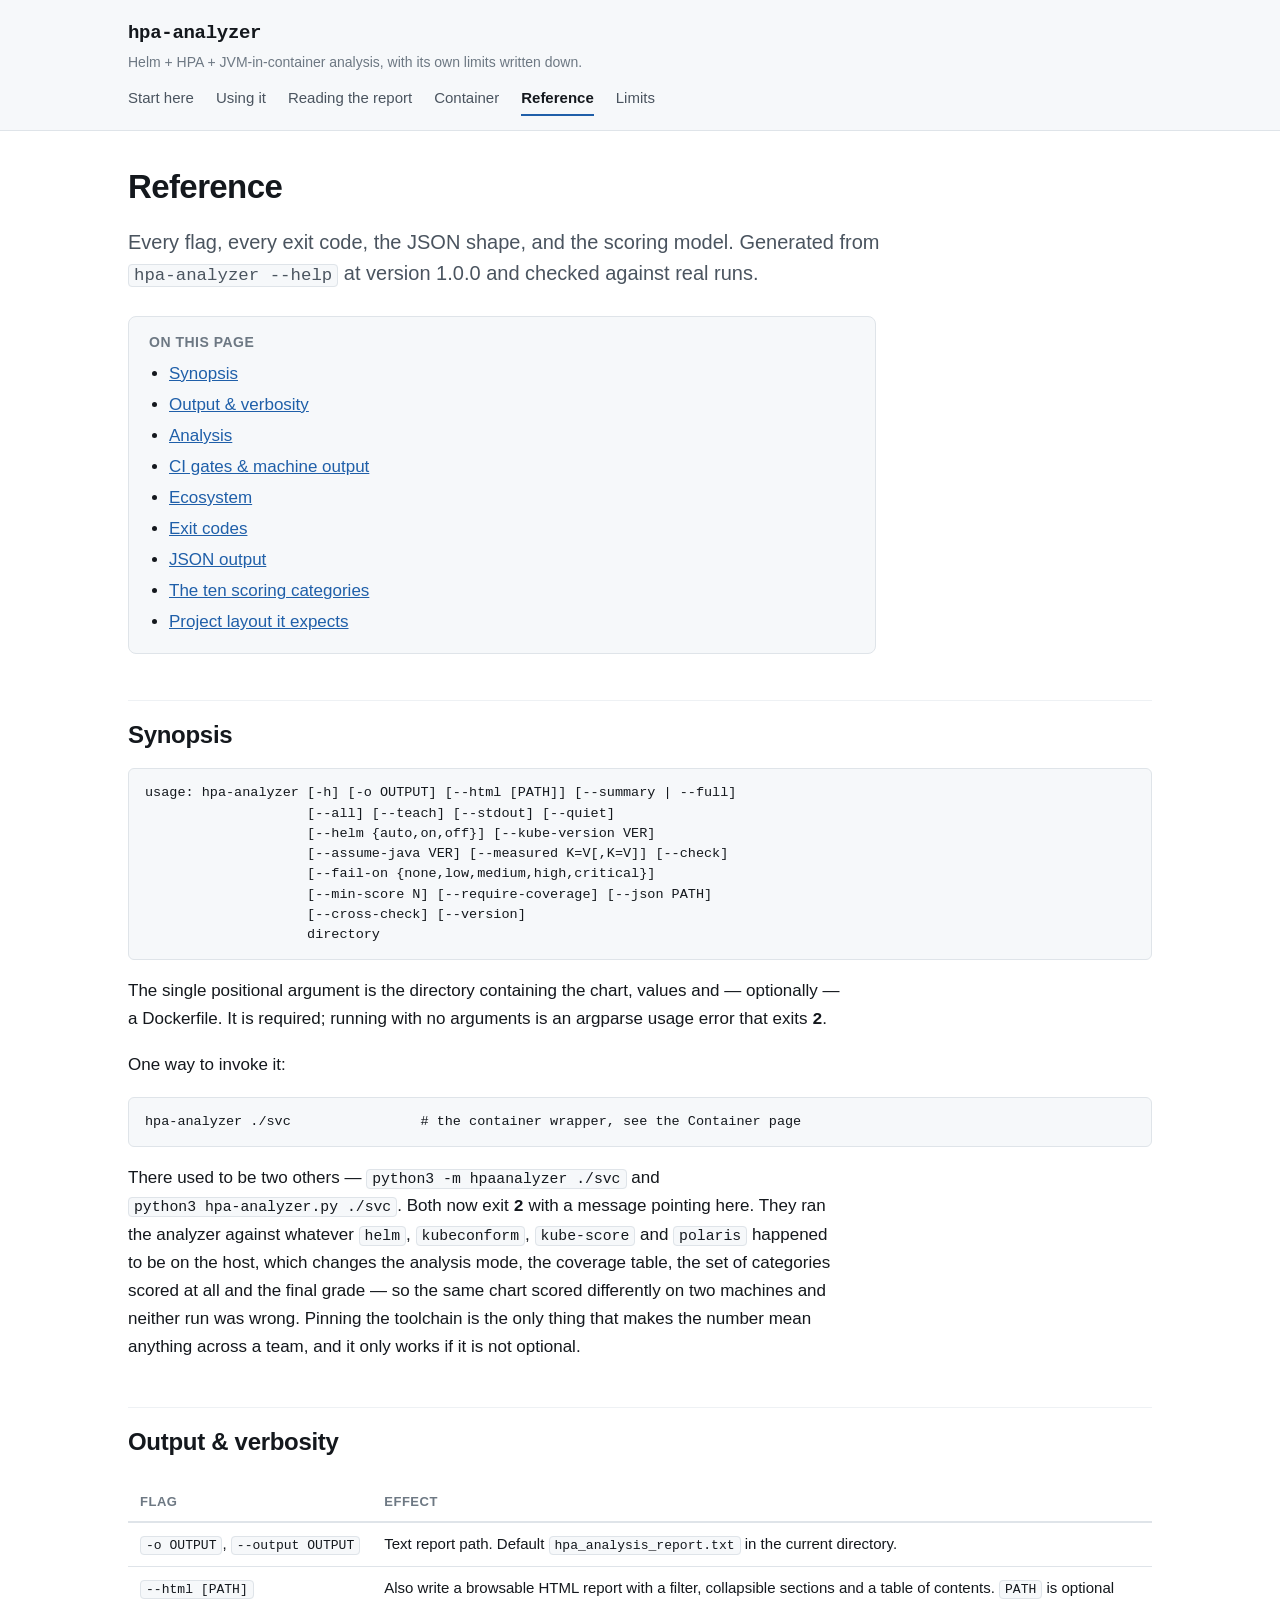
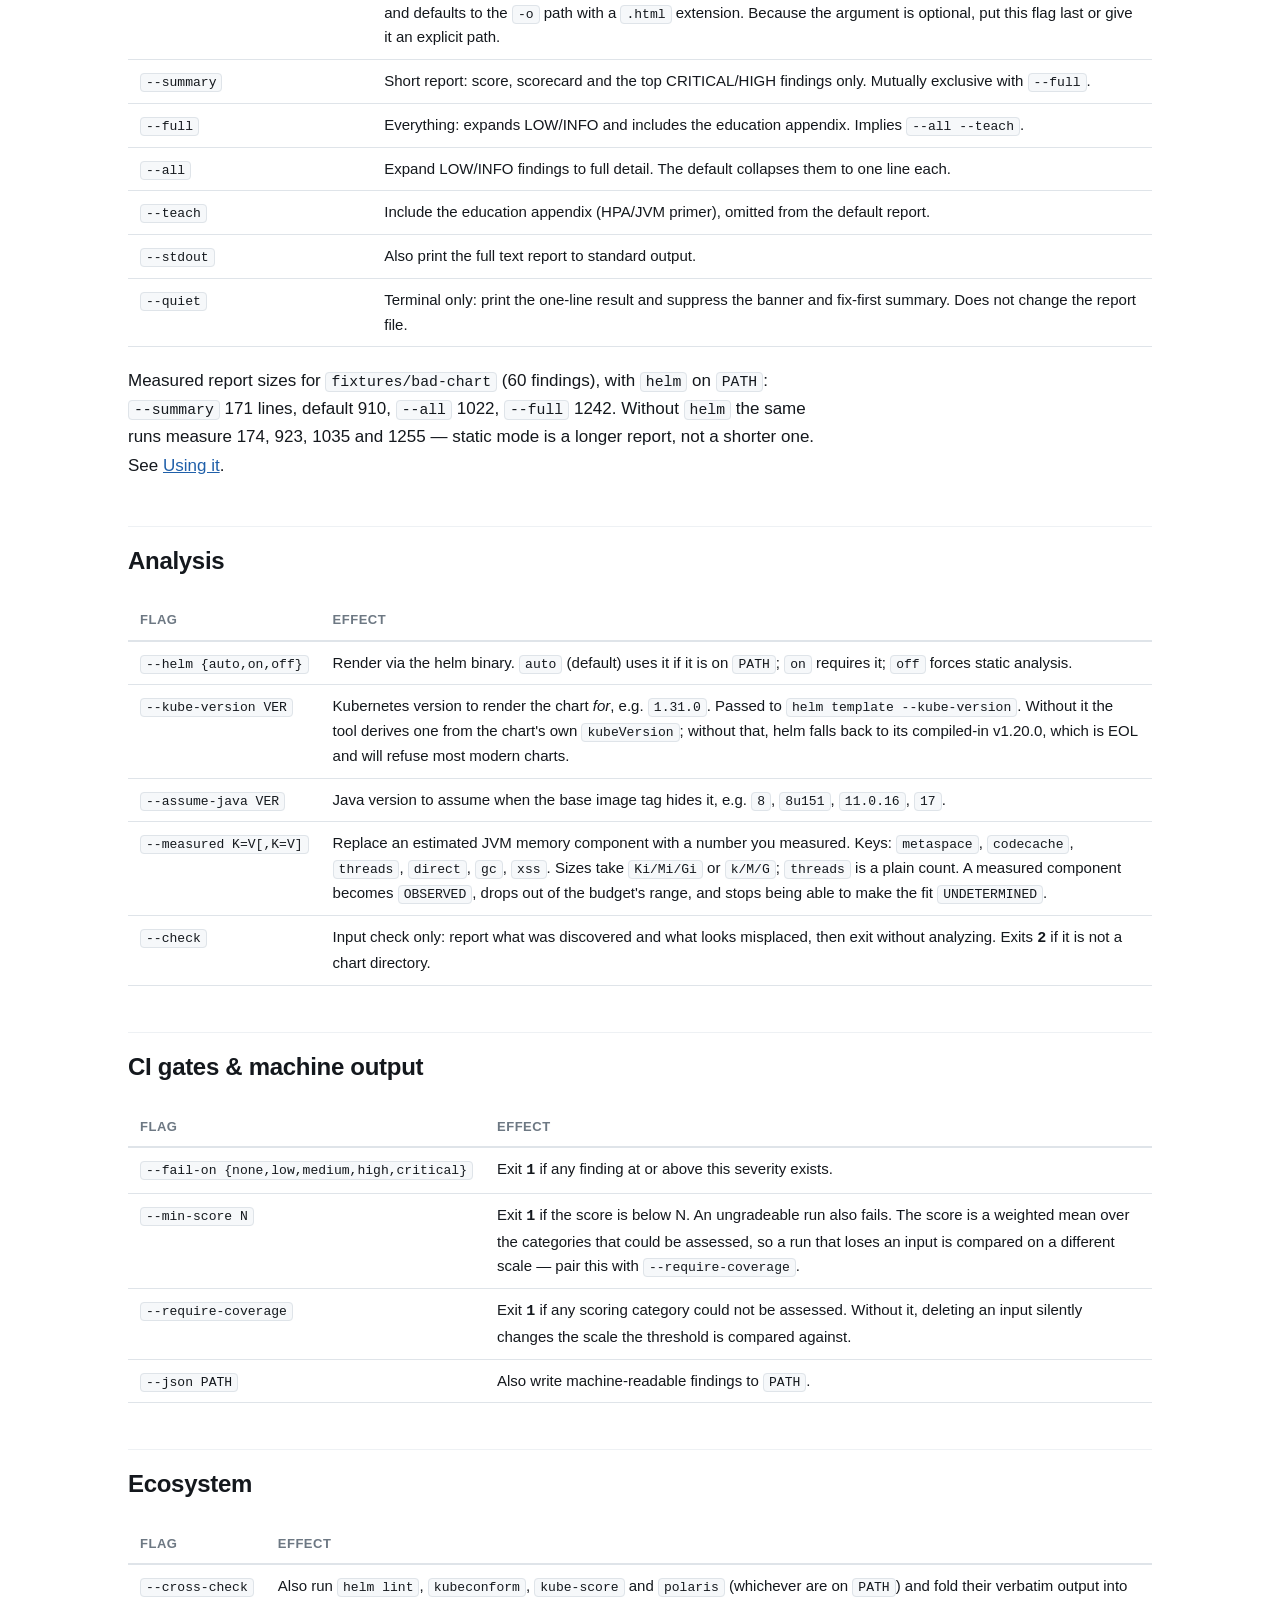
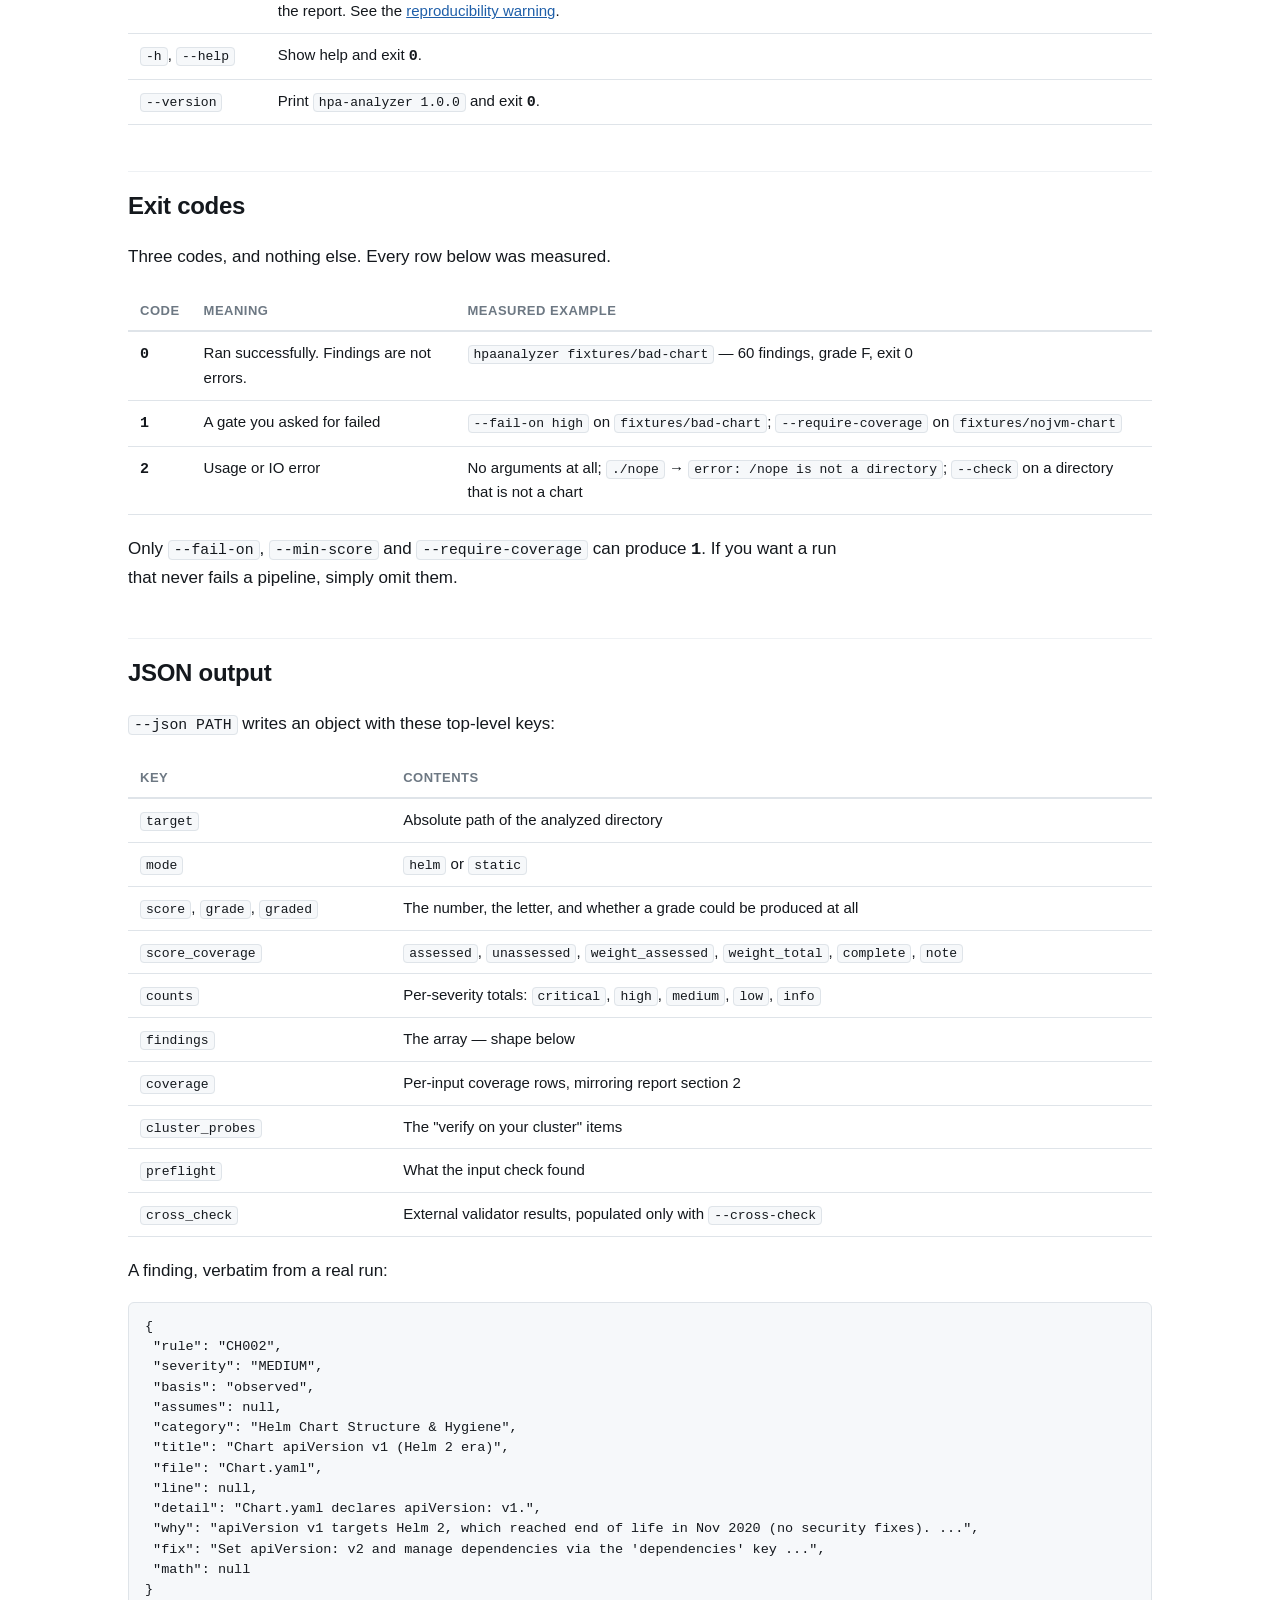
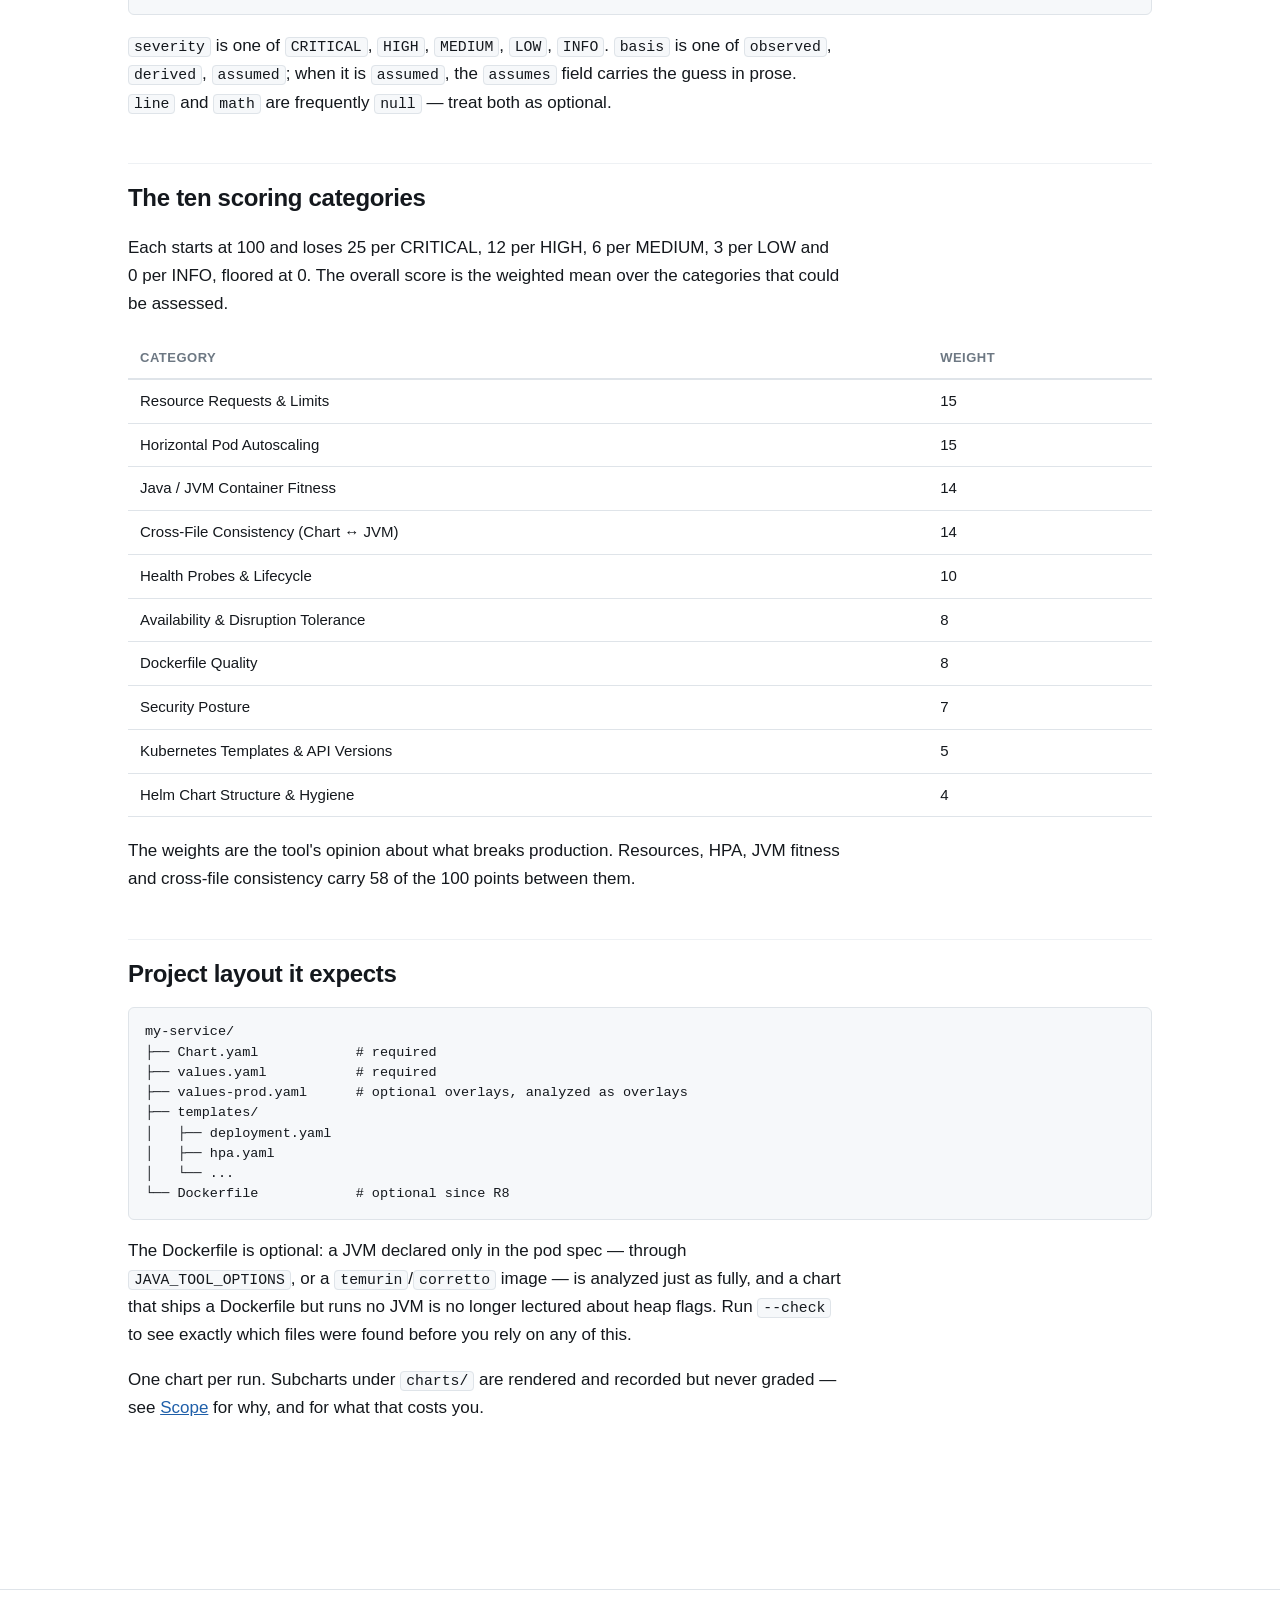
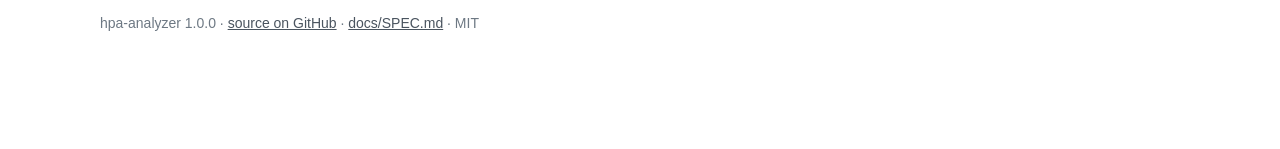
<file: docs/reference.html>
<!doctype html>
<html lang="en">
<head>
<meta charset="utf-8">
<meta name="viewport" content="width=device-width, initial-scale=1">
<title>hpa-analyzer reference</title>
<meta name="description" content="Every hpa-analyzer flag, every exit code, the JSON output shape, and the ten scoring categories.">
<link rel="stylesheet" href="assets/style.css">
</head>
<body>

<header class="masthead">
  <div class="masthead-inner">
    <a class="wordmark" href="index.html">hpa-analyzer</a>
    <div class="tagline">Helm + HPA + JVM-in-container analysis, with its own limits written down.</div>
    <nav class="sitenav">
      <a href="index.html">Start here</a>
      <a href="usage.html">Using it</a>
      <a href="reading-the-report.html">Reading the report</a>
      <a href="container.html">Container</a>
      <a href="reference.html" aria-current="page">Reference</a>
      <a href="limits.html">Limits</a>
    </nav>
  </div>
</header>

<main>

<h1>Reference</h1>

<p class="lede">Every flag, every exit code, the JSON shape, and the scoring model. Generated
from <code>hpa-analyzer --help</code> at version 1.0.0 and checked against real runs.</p>

<div class="toc">
  <p>On this page</p>
  <ul>
    <li><a href="#synopsis">Synopsis</a></li>
    <li><a href="#output">Output &amp; verbosity</a></li>
    <li><a href="#analysis">Analysis</a></li>
    <li><a href="#gates">CI gates &amp; machine output</a></li>
    <li><a href="#ecosystem">Ecosystem</a></li>
    <li><a href="#exit">Exit codes</a></li>
    <li><a href="#json">JSON output</a></li>
    <li><a href="#categories">The ten scoring categories</a></li>
    <li><a href="#layout">Project layout it expects</a></li>
  </ul>
</div>

<h2 id="synopsis">Synopsis</h2>

<pre class="wide"><code>usage: hpa-analyzer [-h] [-o OUTPUT] [--html [PATH]] [--summary | --full]
                    [--all] [--teach] [--stdout] [--quiet]
                    [--helm {auto,on,off}] [--kube-version VER]
                    [--assume-java VER] [--measured K=V[,K=V]] [--check]
                    [--fail-on {none,low,medium,high,critical}]
                    [--min-score N] [--require-coverage] [--json PATH]
                    [--cross-check] [--version]
                    directory</code></pre>

<p>The single positional argument is the directory containing the chart, values and — optionally
— a Dockerfile. It is required; running with no arguments is an argparse usage error that exits
<span class="exit">2</span>.</p>

<p>One way to invoke it:</p>

<pre><code>hpa-analyzer ./svc                # the container wrapper, see the Container page</code></pre>

<p>There used to be two others — <code>python3 -m hpaanalyzer ./svc</code> and
<code>python3 hpa-analyzer.py ./svc</code>. Both now exit <span class="exit">2</span> with a message
pointing here. They ran the analyzer against whatever <code>helm</code>, <code>kubeconform</code>,
<code>kube-score</code> and <code>polaris</code> happened to be on the host, which changes the analysis mode,
the coverage table, the set of categories scored at all and the final grade — so the same
chart scored differently on two machines and neither run was wrong. Pinning the toolchain
is the only thing that makes the number mean anything across a team, and it only works if
it is not optional.</p>

<h2 id="output">Output &amp; verbosity</h2>

<table class="flagtable">
<thead><tr><th>Flag</th><th>Effect</th></tr></thead>
<tbody>
<tr><td><code>-o OUTPUT</code>, <code>--output OUTPUT</code></td>
    <td>Text report path. Default <code>hpa_analysis_report.txt</code> in the current directory.</td></tr>
<tr><td><code>--html [PATH]</code></td>
    <td>Also write a browsable HTML report with a filter, collapsible sections and a table of
    contents. <code>PATH</code> is optional and defaults to the <code>-o</code> path with a <code>.html</code>
    extension. Because the argument is optional, put this flag last or give it an explicit
    path.</td></tr>
<tr><td><code>--summary</code></td>
    <td>Short report: score, scorecard and the top CRITICAL/HIGH findings only. Mutually
    exclusive with <code>--full</code>.</td></tr>
<tr><td><code>--full</code></td>
    <td>Everything: expands LOW/INFO and includes the education appendix. Implies
    <code>--all --teach</code>.</td></tr>
<tr><td><code>--all</code></td>
    <td>Expand LOW/INFO findings to full detail. The default collapses them to one line each.</td></tr>
<tr><td><code>--teach</code></td>
    <td>Include the education appendix (HPA/JVM primer), omitted from the default report.</td></tr>
<tr><td><code>--stdout</code></td>
    <td>Also print the full text report to standard output.</td></tr>
<tr><td><code>--quiet</code></td>
    <td>Terminal only: print the one-line result and suppress the banner and fix-first summary.
    Does not change the report file.</td></tr>
</tbody>
</table>

<p>Measured report sizes for <code>fixtures/bad-chart</code> (60 findings), with <code>helm</code> on
<code>PATH</code>: <code>--summary</code> 171 lines, default 910, <code>--all</code> 1022, <code>--full</code> 1242.
Without <code>helm</code> the same runs measure 174, 923, 1035 and 1255 — static mode is a longer
report, not a shorter one. See <a href="usage.html#verbosity">Using it</a>.</p>

<h2 id="analysis">Analysis</h2>

<table class="flagtable">
<thead><tr><th>Flag</th><th>Effect</th></tr></thead>
<tbody>
<tr><td><code>--helm {auto,on,off}</code></td>
    <td>Render via the helm binary. <code>auto</code> (default) uses it if it is on <code>PATH</code>;
    <code>on</code> requires it; <code>off</code> forces static analysis.</td></tr>
<tr><td><code>--kube-version VER</code></td>
    <td>Kubernetes version to render the chart <em>for</em>, e.g. <code>1.31.0</code>. Passed to
    <code>helm template --kube-version</code>. Without it the tool derives one from the chart's own
    <code>kubeVersion</code>; without that, helm falls back to its compiled-in v1.20.0, which is EOL
    and will refuse most modern charts.</td></tr>
<tr><td><code>--assume-java VER</code></td>
    <td>Java version to assume when the base image tag hides it, e.g. <code>8</code>, <code>8u151</code>,
    <code>11.0.16</code>, <code>17</code>.</td></tr>
<tr><td><code>--measured K=V[,K=V]</code></td>
    <td>Replace an estimated JVM memory component with a number you measured. Keys:
    <code>metaspace</code>, <code>codecache</code>, <code>threads</code>, <code>direct</code>, <code>gc</code>, <code>xss</code>. Sizes take
    <code>Ki/Mi/Gi</code> or <code>k/M/G</code>; <code>threads</code> is a plain count. A measured component becomes
    <code>OBSERVED</code>, drops out of the budget's range, and stops being able to make the fit
    <code>UNDETERMINED</code>.</td></tr>
<tr><td><code>--check</code></td>
    <td>Input check only: report what was discovered and what looks misplaced, then exit
    without analyzing. Exits <span class="exit">2</span> if it is not a chart directory.</td></tr>
</tbody>
</table>

<h2 id="gates">CI gates &amp; machine output</h2>

<table class="flagtable">
<thead><tr><th>Flag</th><th>Effect</th></tr></thead>
<tbody>
<tr><td><code>--fail-on {none,low,medium,high,critical}</code></td>
    <td>Exit <span class="exit">1</span> if any finding at or above this severity exists.</td></tr>
<tr><td><code>--min-score N</code></td>
    <td>Exit <span class="exit">1</span> if the score is below N. An ungradeable run also fails.
    The score is a weighted mean over the categories that could be assessed, so a run that
    loses an input is compared on a different scale — pair this with
    <code>--require-coverage</code>.</td></tr>
<tr><td><code>--require-coverage</code></td>
    <td>Exit <span class="exit">1</span> if any scoring category could not be assessed. Without
    it, deleting an input silently changes the scale the threshold is compared against.</td></tr>
<tr><td><code>--json PATH</code></td>
    <td>Also write machine-readable findings to <code>PATH</code>.</td></tr>
</tbody>
</table>

<h2 id="ecosystem">Ecosystem</h2>

<table class="flagtable">
<thead><tr><th>Flag</th><th>Effect</th></tr></thead>
<tbody>
<tr><td><code>--cross-check</code></td>
    <td>Also run <code>helm lint</code>, <code>kubeconform</code>, <code>kube-score</code> and <code>polaris</code> (whichever
    are on <code>PATH</code>) and fold their verbatim output into the report. See the
    <a href="limits.html#reproducibility">reproducibility warning</a>.</td></tr>
<tr><td><code>-h</code>, <code>--help</code></td><td>Show help and exit <span class="exit">0</span>.</td></tr>
<tr><td><code>--version</code></td><td>Print <code>hpa-analyzer 1.0.0</code> and exit <span class="exit">0</span>.</td></tr>
</tbody>
</table>

<h2 id="exit">Exit codes</h2>

<p>Three codes, and nothing else. Every row below was measured.</p>

<table>
<thead><tr><th>Code</th><th>Meaning</th><th>Measured example</th></tr></thead>
<tbody>
<tr><td><span class="exit">0</span></td><td>Ran successfully. Findings are not errors.</td>
    <td><code>hpaanalyzer fixtures/bad-chart</code> — 60 findings, grade F, exit 0</td></tr>
<tr><td><span class="exit">1</span></td><td>A gate you asked for failed</td>
    <td><code>--fail-on high</code> on <code>fixtures/bad-chart</code>;
        <code>--require-coverage</code> on <code>fixtures/nojvm-chart</code></td></tr>
<tr><td><span class="exit">2</span></td><td>Usage or IO error</td>
    <td>No arguments at all; <code>./nope</code> → <code>error: /nope is not a directory</code>;
        <code>--check</code> on a directory that is not a chart</td></tr>
</tbody>
</table>

<p>Only <code>--fail-on</code>, <code>--min-score</code> and <code>--require-coverage</code> can produce
<span class="exit">1</span>. If you want a run that never fails a pipeline, simply omit them.</p>

<h2 id="json">JSON output</h2>

<p><code>--json PATH</code> writes an object with these top-level keys:</p>

<table>
<thead><tr><th>Key</th><th>Contents</th></tr></thead>
<tbody>
<tr><td><code>target</code></td><td>Absolute path of the analyzed directory</td></tr>
<tr><td><code>mode</code></td><td><code>helm</code> or <code>static</code></td></tr>
<tr><td><code>score</code>, <code>grade</code>, <code>graded</code></td><td>The number, the letter, and whether a grade could be produced at all</td></tr>
<tr><td><code>score_coverage</code></td><td><code>assessed</code>, <code>unassessed</code>, <code>weight_assessed</code>, <code>weight_total</code>, <code>complete</code>, <code>note</code></td></tr>
<tr><td><code>counts</code></td><td>Per-severity totals: <code>critical</code>, <code>high</code>, <code>medium</code>, <code>low</code>, <code>info</code></td></tr>
<tr><td><code>findings</code></td><td>The array — shape below</td></tr>
<tr><td><code>coverage</code></td><td>Per-input coverage rows, mirroring report section 2</td></tr>
<tr><td><code>cluster_probes</code></td><td>The "verify on your cluster" items</td></tr>
<tr><td><code>preflight</code></td><td>What the input check found</td></tr>
<tr><td><code>cross_check</code></td><td>External validator results, populated only with <code>--cross-check</code></td></tr>
</tbody>
</table>

<p>A finding, verbatim from a real run:</p>

<pre><code>{
 "rule": "CH002",
 "severity": "MEDIUM",
 "basis": "observed",
 "assumes": null,
 "category": "Helm Chart Structure &amp; Hygiene",
 "title": "Chart apiVersion v1 (Helm 2 era)",
 "file": "Chart.yaml",
 "line": null,
 "detail": "Chart.yaml declares apiVersion: v1.",
 "why": "apiVersion v1 targets Helm 2, which reached end of life in Nov 2020 (no security fixes). ...",
 "fix": "Set apiVersion: v2 and manage dependencies via the 'dependencies' key ...",
 "math": null
}</code></pre>

<p><code>severity</code> is one of <code>CRITICAL</code>, <code>HIGH</code>, <code>MEDIUM</code>, <code>LOW</code>, <code>INFO</code>.
<code>basis</code> is one of <code>observed</code>, <code>derived</code>, <code>assumed</code>; when it is <code>assumed</code>, the
<code>assumes</code> field carries the guess in prose. <code>line</code> and <code>math</code> are frequently
<code>null</code> — treat both as optional.</p>

<h2 id="categories">The ten scoring categories</h2>

<p>Each starts at 100 and loses 25 per CRITICAL, 12 per HIGH, 6 per MEDIUM, 3 per LOW and 0 per
INFO, floored at 0. The overall score is the weighted mean over the categories that could be
assessed.</p>

<table>
<thead><tr><th>Category</th><th>Weight</th></tr></thead>
<tbody>
<tr><td>Resource Requests &amp; Limits</td><td>15</td></tr>
<tr><td>Horizontal Pod Autoscaling</td><td>15</td></tr>
<tr><td>Java / JVM Container Fitness</td><td>14</td></tr>
<tr><td>Cross-File Consistency (Chart ↔ JVM)</td><td>14</td></tr>
<tr><td>Health Probes &amp; Lifecycle</td><td>10</td></tr>
<tr><td>Availability &amp; Disruption Tolerance</td><td>8</td></tr>
<tr><td>Dockerfile Quality</td><td>8</td></tr>
<tr><td>Security Posture</td><td>7</td></tr>
<tr><td>Kubernetes Templates &amp; API Versions</td><td>5</td></tr>
<tr><td>Helm Chart Structure &amp; Hygiene</td><td>4</td></tr>
</tbody>
</table>

<p>The weights are the tool's opinion about what breaks production. Resources, HPA, JVM fitness
and cross-file consistency carry 58 of the 100 points between them.</p>

<h2 id="layout">Project layout it expects</h2>

<pre><code>my-service/
├── Chart.yaml            # required
├── values.yaml           # required
├── values-prod.yaml      # optional overlays, analyzed as overlays
├── templates/
│   ├── deployment.yaml
│   ├── hpa.yaml
│   └── ...
└── Dockerfile            # optional since R8</code></pre>

<p>The Dockerfile is optional: a JVM declared only in the pod spec — through
<code>JAVA_TOOL_OPTIONS</code>, or a <code>temurin</code>/<code>corretto</code> image — is analyzed just as fully, and a
chart that ships a Dockerfile but runs no JVM is no longer lectured about heap flags. Run
<code>--check</code> to see exactly which files were found before you rely on any of this.</p>

<p>One chart per run. Subcharts under <code>charts/</code> are rendered and recorded but never graded —
see <a href="limits.html#scope">Scope</a> for why, and for what that costs you.</p>

</main>

<footer class="sitefoot">
  <div class="sitefoot-inner">
    hpa-analyzer 1.0.0 ·
    <a href="https://github.com/jamiegunn/hpa-analyzer">source on GitHub</a> ·
    <a href="https://github.com/jamiegunn/hpa-analyzer/blob/main/docs/SPEC.md">docs/SPEC.md</a> ·
    MIT
  </div>
</footer>

</body>
</html>
</file>
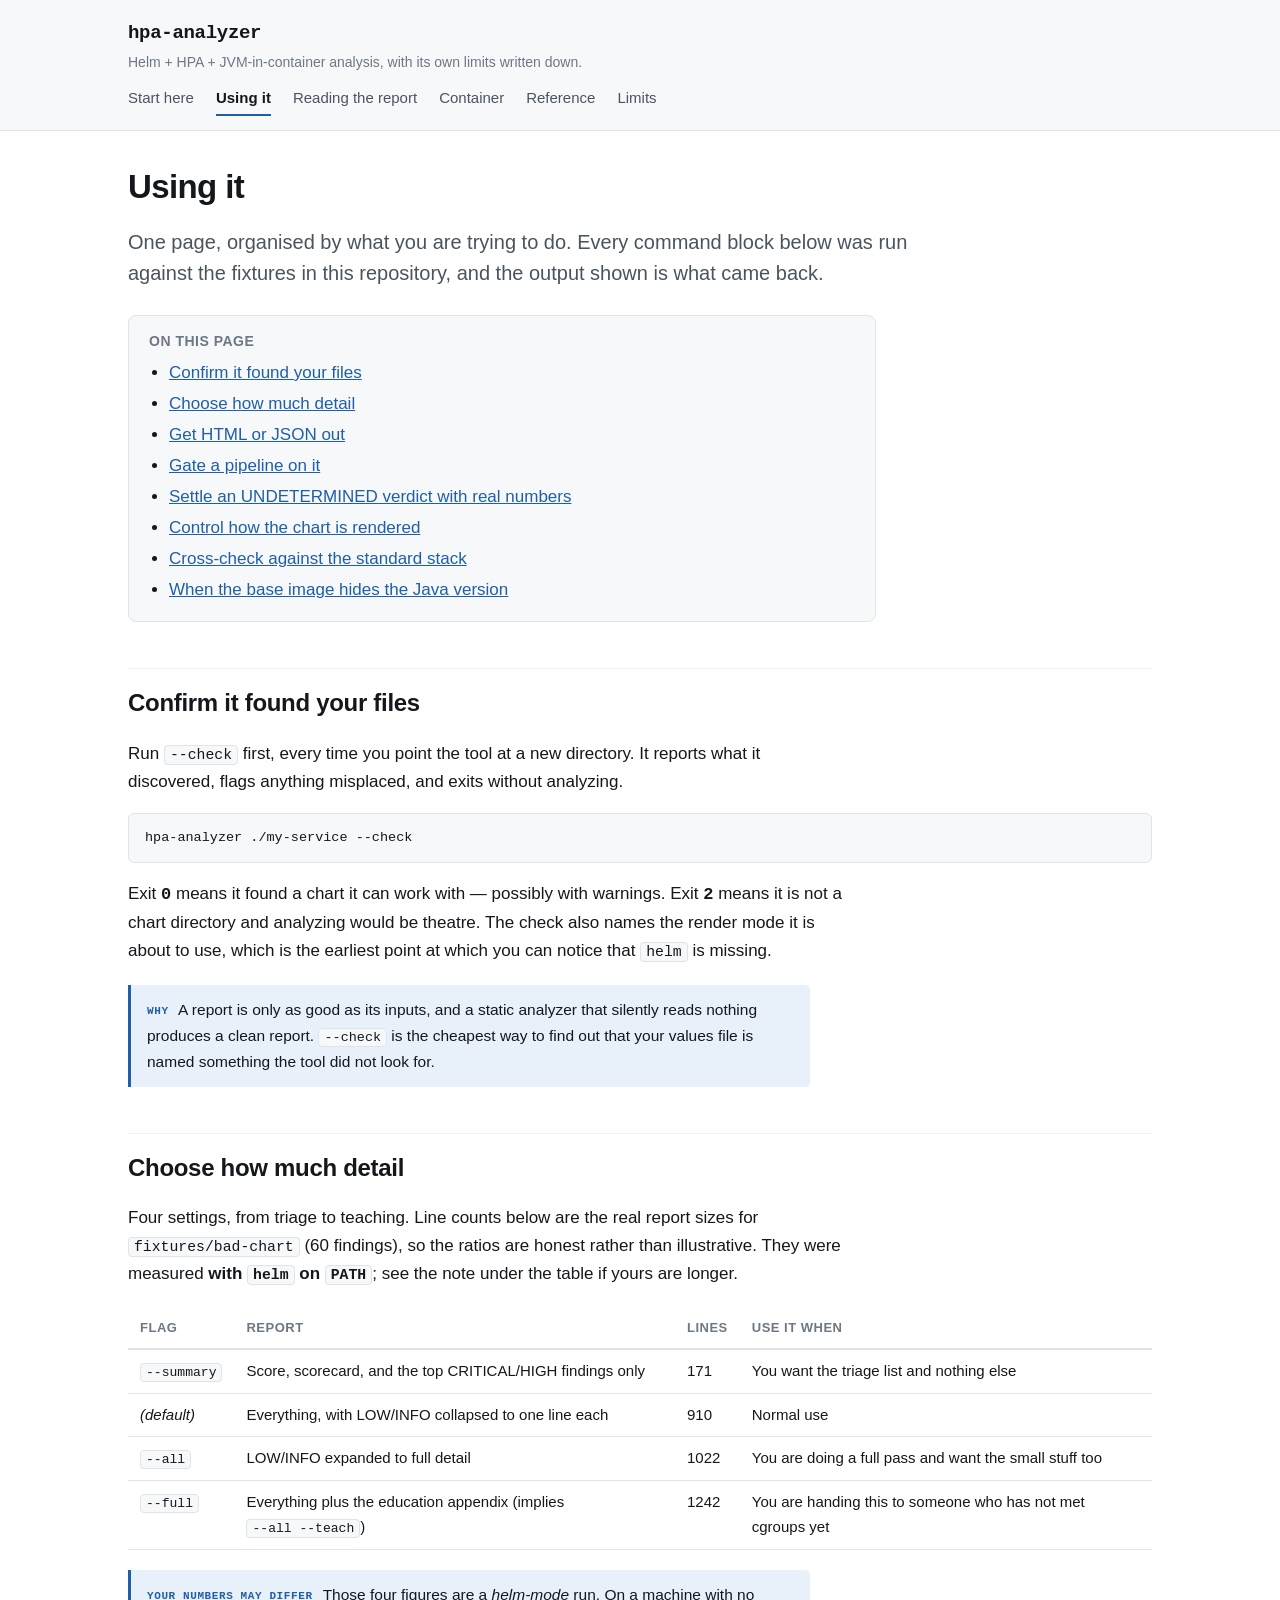
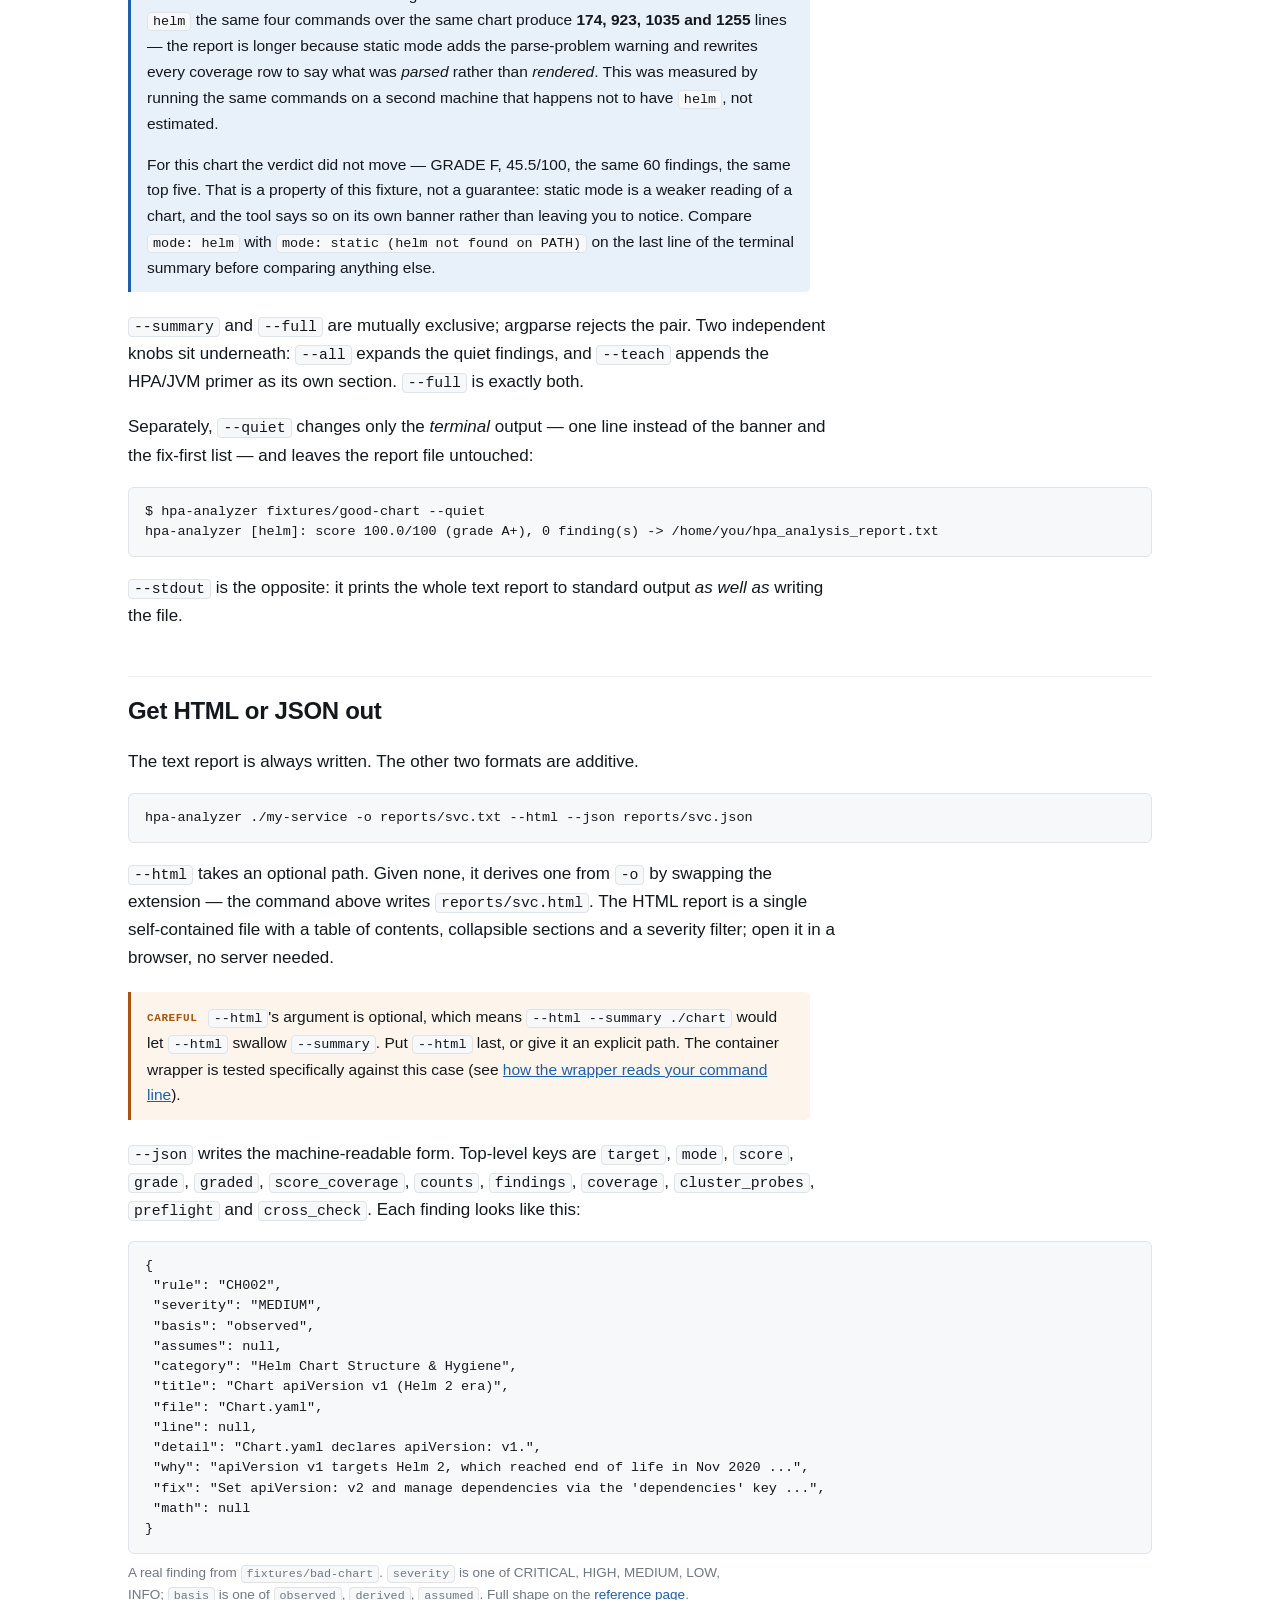
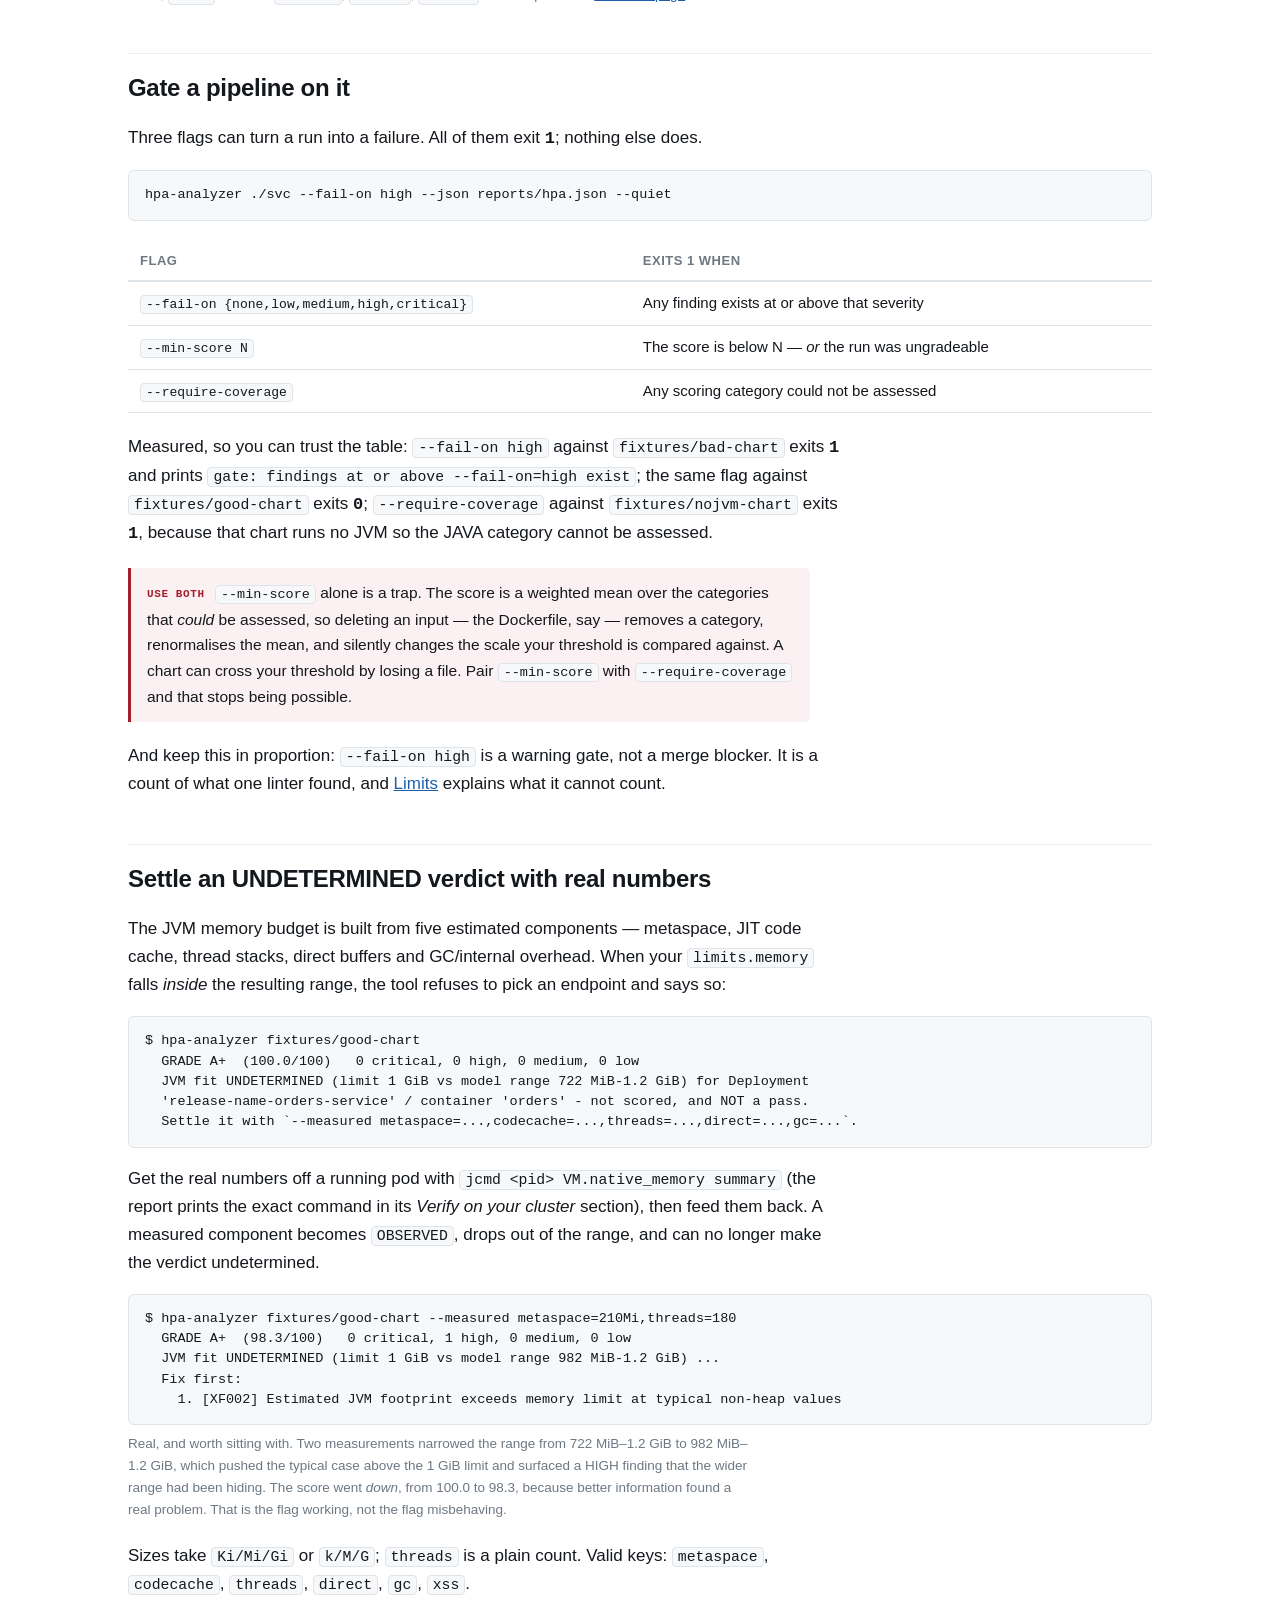
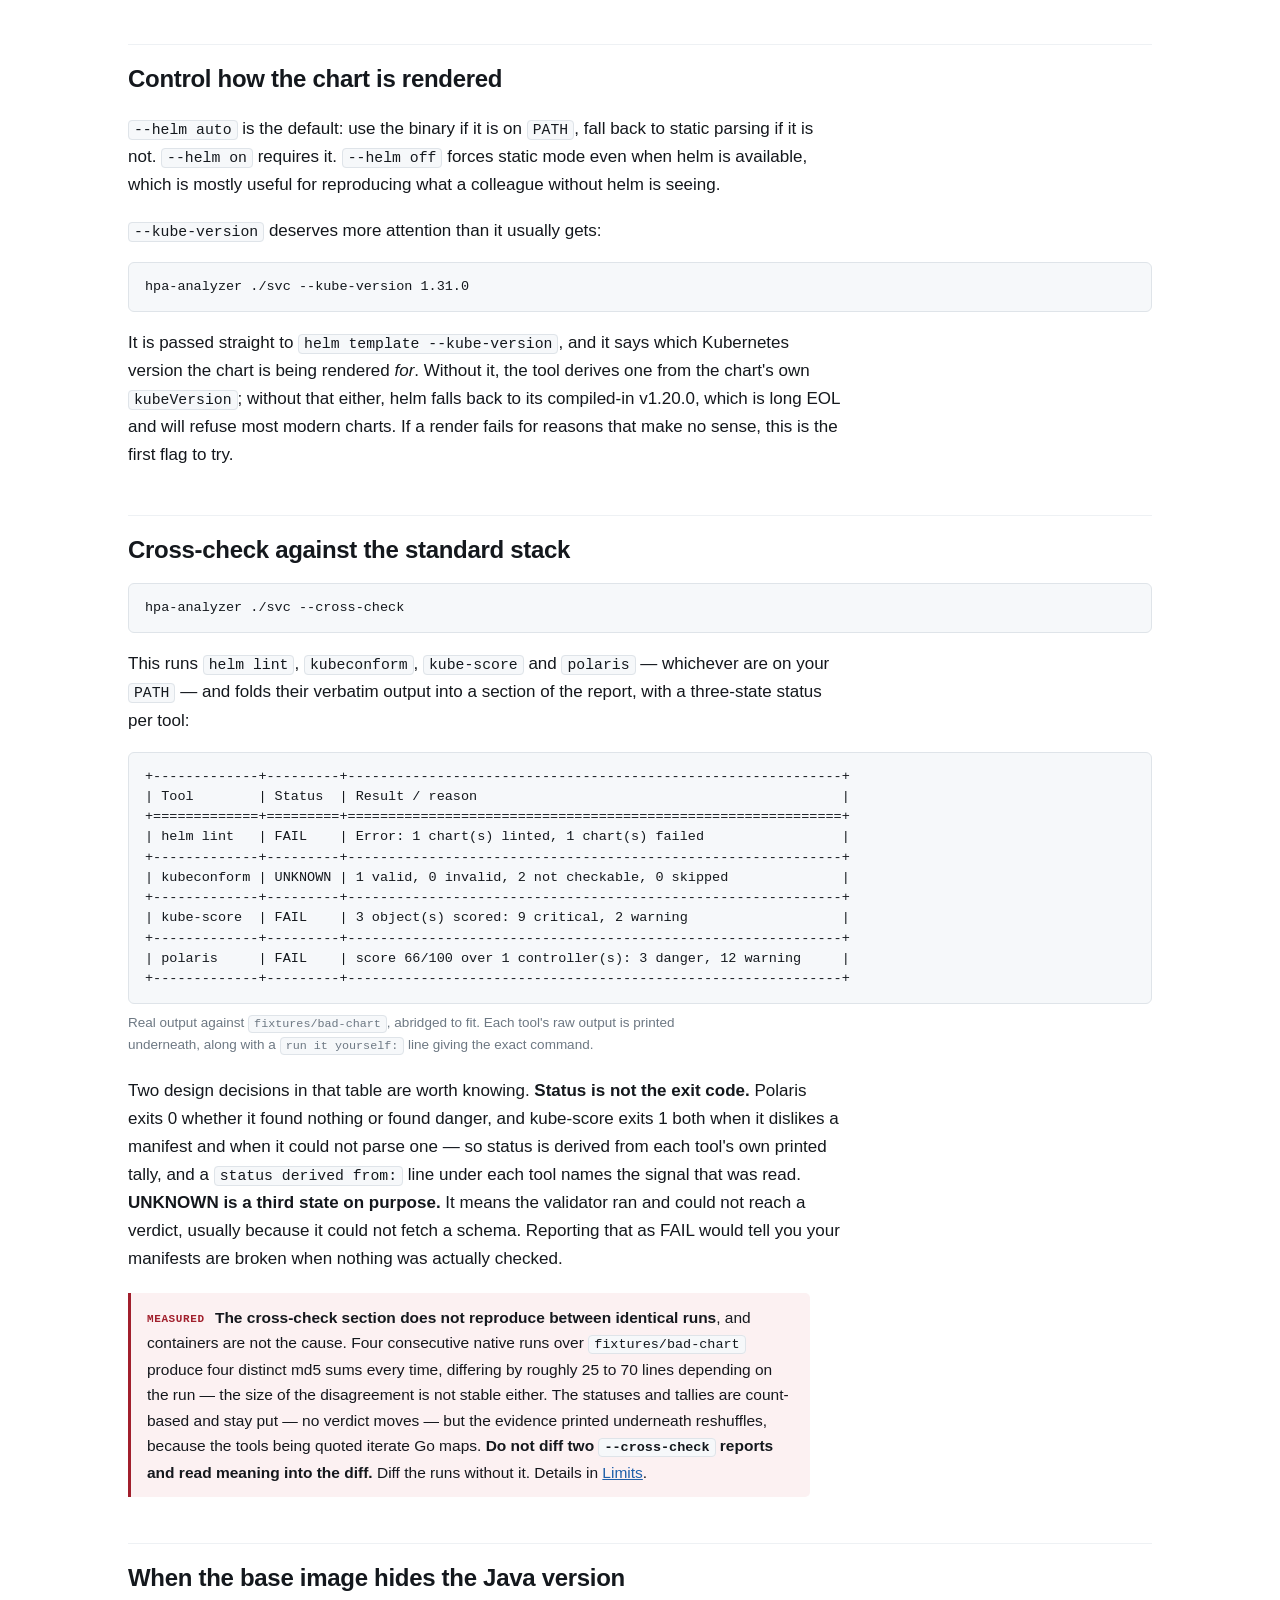
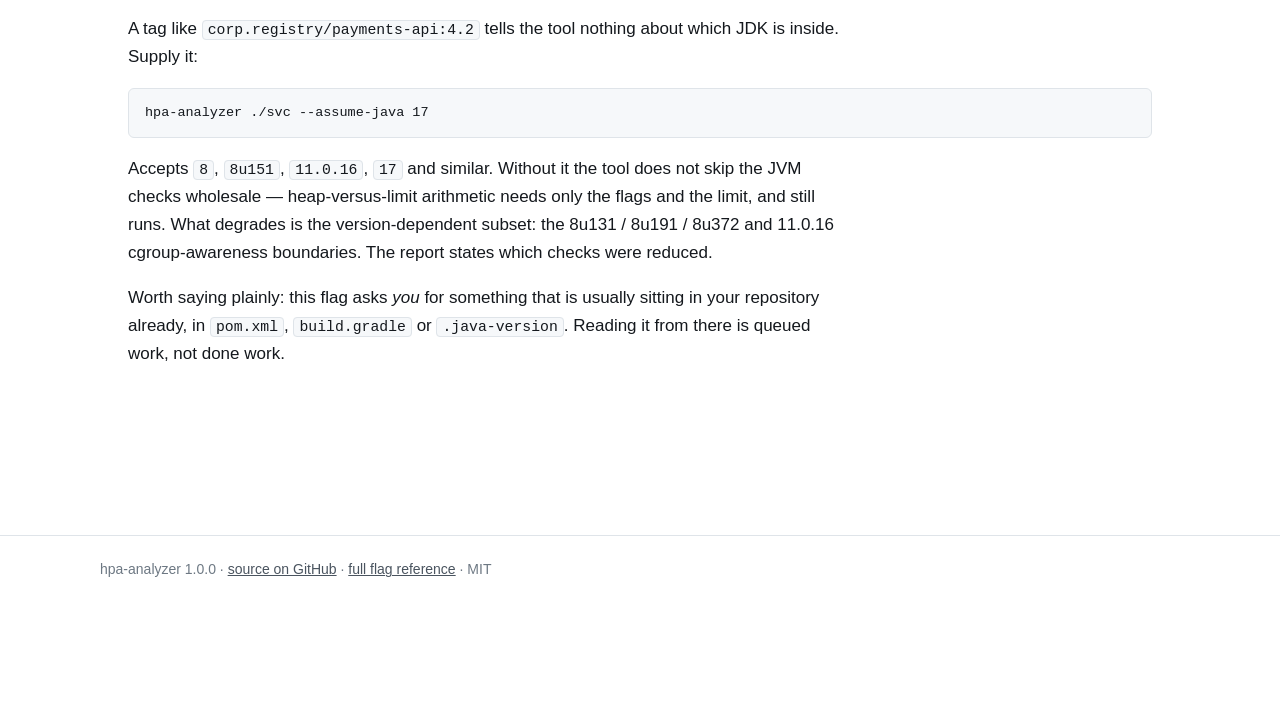
<file: docs/usage.html>
<!doctype html>
<html lang="en">
<head>
<meta charset="utf-8">
<meta name="viewport" content="width=device-width, initial-scale=1">
<title>Using hpa-analyzer</title>
<meta name="description" content="Task-oriented guide to hpa-analyzer: verbosity modes, output formats, CI gates, --measured, and cross-checking against kubeconform, kube-score and polaris.">
<link rel="stylesheet" href="assets/style.css">
</head>
<body>

<header class="masthead">
  <div class="masthead-inner">
    <a class="wordmark" href="index.html">hpa-analyzer</a>
    <div class="tagline">Helm + HPA + JVM-in-container analysis, with its own limits written down.</div>
    <nav class="sitenav">
      <a href="index.html">Start here</a>
      <a href="usage.html" aria-current="page">Using it</a>
      <a href="reading-the-report.html">Reading the report</a>
      <a href="container.html">Container</a>
      <a href="reference.html">Reference</a>
      <a href="limits.html">Limits</a>
    </nav>
  </div>
</header>

<main>

<h1>Using it</h1>

<p class="lede">One page, organised by what you are trying to do. Every command block below was
run against the fixtures in this repository, and the output shown is what came back.</p>

<div class="toc">
  <p>On this page</p>
  <ul>
    <li><a href="#check">Confirm it found your files</a></li>
    <li><a href="#verbosity">Choose how much detail</a></li>
    <li><a href="#formats">Get HTML or JSON out</a></li>
    <li><a href="#ci">Gate a pipeline on it</a></li>
    <li><a href="#measured">Settle an UNDETERMINED verdict with real numbers</a></li>
    <li><a href="#helm">Control how the chart is rendered</a></li>
    <li><a href="#crosscheck">Cross-check against the standard stack</a></li>
    <li><a href="#java">When the base image hides the Java version</a></li>
  </ul>
</div>

<h2 id="check">Confirm it found your files</h2>

<p>Run <code>--check</code> first, every time you point the tool at a new directory. It reports what
it discovered, flags anything misplaced, and exits without analyzing.</p>

<pre><code>hpa-analyzer ./my-service --check</code></pre>

<p>Exit <span class="exit">0</span> means it found a chart it can work with — possibly with
warnings. Exit <span class="exit">2</span> means it is not a chart directory and analyzing would
be theatre. The check also names the render mode it is about to use, which is the earliest
point at which you can notice that <code>helm</code> is missing.</p>

<div class="note">
<p><span class="label">Why</span> A report is only as good as its inputs, and a static analyzer
that silently reads nothing produces a clean report. <code>--check</code> is the cheapest way to
find out that your values file is named something the tool did not look for.</p>
</div>

<h2 id="verbosity">Choose how much detail</h2>

<p>Four settings, from triage to teaching. Line counts below are the real report sizes for
<code>fixtures/bad-chart</code> (60 findings), so the ratios are honest rather than illustrative.
They were measured <strong>with <code>helm</code> on <code>PATH</code></strong>; see the note under the table if
yours are longer.</p>

<table>
<thead><tr><th>Flag</th><th>Report</th><th>Lines</th><th>Use it when</th></tr></thead>
<tbody>
<tr><td><code>--summary</code></td><td>Score, scorecard, and the top CRITICAL/HIGH findings only</td><td>171</td><td>You want the triage list and nothing else</td></tr>
<tr><td><em>(default)</em></td><td>Everything, with LOW/INFO collapsed to one line each</td><td>910</td><td>Normal use</td></tr>
<tr><td><code>--all</code></td><td>LOW/INFO expanded to full detail</td><td>1022</td><td>You are doing a full pass and want the small stuff too</td></tr>
<tr><td><code>--full</code></td><td>Everything plus the education appendix (implies <code>--all --teach</code>)</td><td>1242</td><td>You are handing this to someone who has not met cgroups yet</td></tr>
</tbody>
</table>

<div class="note">
<p><span class="label">Your numbers may differ</span> Those four figures are a <em>helm-mode</em> run.
On a machine with no <code>helm</code> the same four commands over the same chart produce <strong>174,
923, 1035 and 1255</strong> lines — the report is longer because static mode adds the parse-problem
warning and rewrites every coverage row to say what was <em>parsed</em> rather than
<em>rendered</em>. This was measured by running the same commands on a second machine that
happens not to have <code>helm</code>, not estimated.</p>
<p>For this chart the verdict did not move — GRADE F, 45.5/100, the same 60 findings, the same
top five. That is a property of this fixture, not a guarantee: static mode is a weaker reading of
a chart, and the tool says so on its own banner rather than leaving you to notice. Compare
<code>mode: helm</code> with <code>mode: static (helm not found on PATH)</code> on the last line of the
terminal summary before comparing anything else.</p>
</div>

<p><code>--summary</code> and <code>--full</code> are mutually exclusive; argparse rejects the pair. Two
independent knobs sit underneath: <code>--all</code> expands the quiet findings, and <code>--teach</code>
appends the HPA/JVM primer as its own section. <code>--full</code> is exactly both.</p>

<p>Separately, <code>--quiet</code> changes only the <em>terminal</em> output — one line instead of the
banner and the fix-first list — and leaves the report file untouched:</p>

<pre><code>$ hpa-analyzer fixtures/good-chart --quiet
hpa-analyzer [helm]: score 100.0/100 (grade A+), 0 finding(s) -&gt; /home/you/hpa_analysis_report.txt</code></pre>

<p><code>--stdout</code> is the opposite: it prints the whole text report to standard output
<em>as well as</em> writing the file.</p>

<h2 id="formats">Get HTML or JSON out</h2>

<p>The text report is always written. The other two formats are additive.</p>

<pre><code>hpa-analyzer ./my-service -o reports/svc.txt --html --json reports/svc.json</code></pre>

<p><code>--html</code> takes an optional path. Given none, it derives one from <code>-o</code> by swapping the
extension — the command above writes <code>reports/svc.html</code>. The HTML report is a single
self-contained file with a table of contents, collapsible sections and a severity filter;
open it in a browser, no server needed.</p>

<div class="warn">
<p><span class="label">Careful</span> <code>--html</code>'s argument is optional, which means
<code>--html --summary ./chart</code> would let <code>--html</code> swallow <code>--summary</code>. Put <code>--html</code> last,
or give it an explicit path. The container wrapper is tested specifically against this
case (see <a href="container.html#argv">how the wrapper reads your command line</a>).</p>
</div>

<p><code>--json</code> writes the machine-readable form. Top-level keys are <code>target</code>, <code>mode</code>,
<code>score</code>, <code>grade</code>, <code>graded</code>, <code>score_coverage</code>, <code>counts</code>, <code>findings</code>,
<code>coverage</code>, <code>cluster_probes</code>, <code>preflight</code> and <code>cross_check</code>. Each finding looks
like this:</p>

<pre><code>{
 "rule": "CH002",
 "severity": "MEDIUM",
 "basis": "observed",
 "assumes": null,
 "category": "Helm Chart Structure &amp; Hygiene",
 "title": "Chart apiVersion v1 (Helm 2 era)",
 "file": "Chart.yaml",
 "line": null,
 "detail": "Chart.yaml declares apiVersion: v1.",
 "why": "apiVersion v1 targets Helm 2, which reached end of life in Nov 2020 ...",
 "fix": "Set apiVersion: v2 and manage dependencies via the 'dependencies' key ...",
 "math": null
}</code></pre>

<p class="caption">A real finding from <code>fixtures/bad-chart</code>. <code>severity</code> is one of
CRITICAL, HIGH, MEDIUM, LOW, INFO; <code>basis</code> is one of <code>observed</code>, <code>derived</code>,
<code>assumed</code>. Full shape on the <a href="reference.html#json">reference page</a>.</p>

<h2 id="ci">Gate a pipeline on it</h2>

<p>Three flags can turn a run into a failure. All of them exit <span class="exit">1</span>;
nothing else does.</p>

<pre><code>hpa-analyzer ./svc --fail-on high --json reports/hpa.json --quiet</code></pre>

<table>
<thead><tr><th>Flag</th><th>Exits 1 when</th></tr></thead>
<tbody>
<tr><td><code>--fail-on {none,low,medium,high,critical}</code></td><td>Any finding exists at or above that severity</td></tr>
<tr><td><code>--min-score N</code></td><td>The score is below N — <em>or</em> the run was ungradeable</td></tr>
<tr><td><code>--require-coverage</code></td><td>Any scoring category could not be assessed</td></tr>
</tbody>
</table>

<p>Measured, so you can trust the table: <code>--fail-on high</code> against <code>fixtures/bad-chart</code>
exits <span class="exit">1</span> and prints <code>gate: findings at or above --fail-on=high exist</code>;
the same flag against <code>fixtures/good-chart</code> exits <span class="exit">0</span>;
<code>--require-coverage</code> against <code>fixtures/nojvm-chart</code> exits <span class="exit">1</span>,
because that chart runs no JVM so the JAVA category cannot be assessed.</p>

<div class="danger">
<p><span class="label">Use both</span> <code>--min-score</code> alone is a trap. The score is a weighted
mean over the categories that <em>could</em> be assessed, so deleting an input — the Dockerfile,
say — removes a category, renormalises the mean, and silently changes the scale your threshold
is compared against. A chart can cross your threshold by losing a file. Pair
<code>--min-score</code> with <code>--require-coverage</code> and that stops being possible.</p>
</div>

<p>And keep this in proportion: <code>--fail-on high</code> is a warning gate, not a merge blocker.
It is a count of what one linter found, and <a href="limits.html">Limits</a> explains what it
cannot count.</p>

<h2 id="measured">Settle an UNDETERMINED verdict with real numbers</h2>

<p>The JVM memory budget is built from five estimated components — metaspace, JIT code cache,
thread stacks, direct buffers and GC/internal overhead. When your <code>limits.memory</code> falls
<em>inside</em> the resulting range, the tool refuses to pick an endpoint and says so:</p>

<pre><code>$ hpa-analyzer fixtures/good-chart
  GRADE A+  (100.0/100)   0 critical, 0 high, 0 medium, 0 low
  JVM fit UNDETERMINED (limit 1 GiB vs model range 722 MiB-1.2 GiB) for Deployment
  'release-name-orders-service' / container 'orders' - not scored, and NOT a pass.
  Settle it with `--measured metaspace=...,codecache=...,threads=...,direct=...,gc=...`.</code></pre>

<p>Get the real numbers off a running pod with <code>jcmd &lt;pid&gt; VM.native_memory summary</code>
(the report prints the exact command in its <em>Verify on your cluster</em> section), then feed
them back. A measured component becomes <code>OBSERVED</code>, drops out of the range, and can no
longer make the verdict undetermined.</p>

<pre><code>$ hpa-analyzer fixtures/good-chart --measured metaspace=210Mi,threads=180
  GRADE A+  (98.3/100)   0 critical, 1 high, 0 medium, 0 low
  JVM fit UNDETERMINED (limit 1 GiB vs model range 982 MiB-1.2 GiB) ...
  Fix first:
    1. [XF002] Estimated JVM footprint exceeds memory limit at typical non-heap values</code></pre>

<p class="caption">Real, and worth sitting with. Two measurements narrowed the range from
722 MiB–1.2 GiB to 982 MiB–1.2 GiB, which pushed the typical case above the 1 GiB limit and
surfaced a HIGH finding that the wider range had been hiding. The score went <em>down</em>, from
100.0 to 98.3, because better information found a real problem. That is the flag working, not
the flag misbehaving.</p>

<p>Sizes take <code>Ki/Mi/Gi</code> or <code>k/M/G</code>; <code>threads</code> is a plain count. Valid keys:
<code>metaspace</code>, <code>codecache</code>, <code>threads</code>, <code>direct</code>, <code>gc</code>, <code>xss</code>.</p>

<h2 id="helm">Control how the chart is rendered</h2>

<p><code>--helm auto</code> is the default: use the binary if it is on <code>PATH</code>, fall back to static
parsing if it is not. <code>--helm on</code> requires it. <code>--helm off</code> forces static mode even
when helm is available, which is mostly useful for reproducing what a colleague without helm
is seeing.</p>

<p><code>--kube-version</code> deserves more attention than it usually gets:</p>

<pre><code>hpa-analyzer ./svc --kube-version 1.31.0</code></pre>

<p>It is passed straight to <code>helm template --kube-version</code>, and it says which Kubernetes
version the chart is being rendered <em>for</em>. Without it, the tool derives one from the
chart's own <code>kubeVersion</code>; without that either, helm falls back to its compiled-in
v1.20.0, which is long EOL and will refuse most modern charts. If a render fails for reasons
that make no sense, this is the first flag to try.</p>

<h2 id="crosscheck">Cross-check against the standard stack</h2>

<pre><code>hpa-analyzer ./svc --cross-check</code></pre>

<p>This runs <code>helm lint</code>, <code>kubeconform</code>, <code>kube-score</code> and <code>polaris</code> — whichever are
on your <code>PATH</code> — and folds their verbatim output into a section of the report, with a
three-state status per tool:</p>

<pre class="wide"><code>+-------------+---------+-------------------------------------------------------------+
| Tool        | Status  | Result / reason                                             |
+=============+=========+=============================================================+
| helm lint   | FAIL    | Error: 1 chart(s) linted, 1 chart(s) failed                 |
+-------------+---------+-------------------------------------------------------------+
| kubeconform | UNKNOWN | 1 valid, 0 invalid, 2 not checkable, 0 skipped              |
+-------------+---------+-------------------------------------------------------------+
| kube-score  | FAIL    | 3 object(s) scored: 9 critical, 2 warning                   |
+-------------+---------+-------------------------------------------------------------+
| polaris     | FAIL    | score 66/100 over 1 controller(s): 3 danger, 12 warning     |
+-------------+---------+-------------------------------------------------------------+</code></pre>

<p class="caption">Real output against <code>fixtures/bad-chart</code>, abridged to fit. Each tool's
raw output is printed underneath, along with a <code>run it yourself:</code> line giving the exact
command.</p>

<p>Two design decisions in that table are worth knowing. <strong>Status is not the exit code.</strong>
Polaris exits 0 whether it found nothing or found danger, and kube-score exits 1 both when it
dislikes a manifest and when it could not parse one — so status is derived from each tool's own
printed tally, and a <code>status derived from:</code> line under each tool names the signal that was
read. <strong>UNKNOWN is a third state on purpose.</strong> It means the validator ran and could not
reach a verdict, usually because it could not fetch a schema. Reporting that as FAIL would tell
you your manifests are broken when nothing was actually checked.</p>

<div class="danger">
<p><span class="label">Measured</span> <strong>The cross-check section does not reproduce between
identical runs</strong>, and containers are not the cause. Four consecutive native runs over
<code>fixtures/bad-chart</code> produce four distinct md5 sums every time, differing by roughly 25 to 70
lines depending on the run — the size of the disagreement is not stable either. The
statuses and tallies are count-based and stay put — no verdict moves — but the evidence
printed underneath reshuffles, because the tools being quoted iterate Go maps. <strong>Do not diff
two <code>--cross-check</code> reports and read meaning into the diff.</strong> Diff the runs without it.
Details in <a href="limits.html#reproducibility">Limits</a>.</p>
</div>

<h2 id="java">When the base image hides the Java version</h2>

<p>A tag like <code>corp.registry/payments-api:4.2</code> tells the tool nothing about which JDK is
inside. Supply it:</p>

<pre><code>hpa-analyzer ./svc --assume-java 17</code></pre>

<p>Accepts <code>8</code>, <code>8u151</code>, <code>11.0.16</code>, <code>17</code> and similar. Without it the tool does not
skip the JVM checks wholesale — heap-versus-limit arithmetic needs only the flags and the
limit, and still runs. What degrades is the version-dependent subset: the 8u131 / 8u191 /
8u372 and 11.0.16 cgroup-awareness boundaries. The report states which checks were reduced.</p>

<p>Worth saying plainly: this flag asks <em>you</em> for something that is usually sitting in your
repository already, in <code>pom.xml</code>, <code>build.gradle</code> or <code>.java-version</code>. Reading it from
there is queued work, not done work.</p>

</main>

<footer class="sitefoot">
  <div class="sitefoot-inner">
    hpa-analyzer 1.0.0 ·
    <a href="https://github.com/jamiegunn/hpa-analyzer">source on GitHub</a> ·
    <a href="reference.html">full flag reference</a> ·
    MIT
  </div>
</footer>

</body>
</html>
</file>
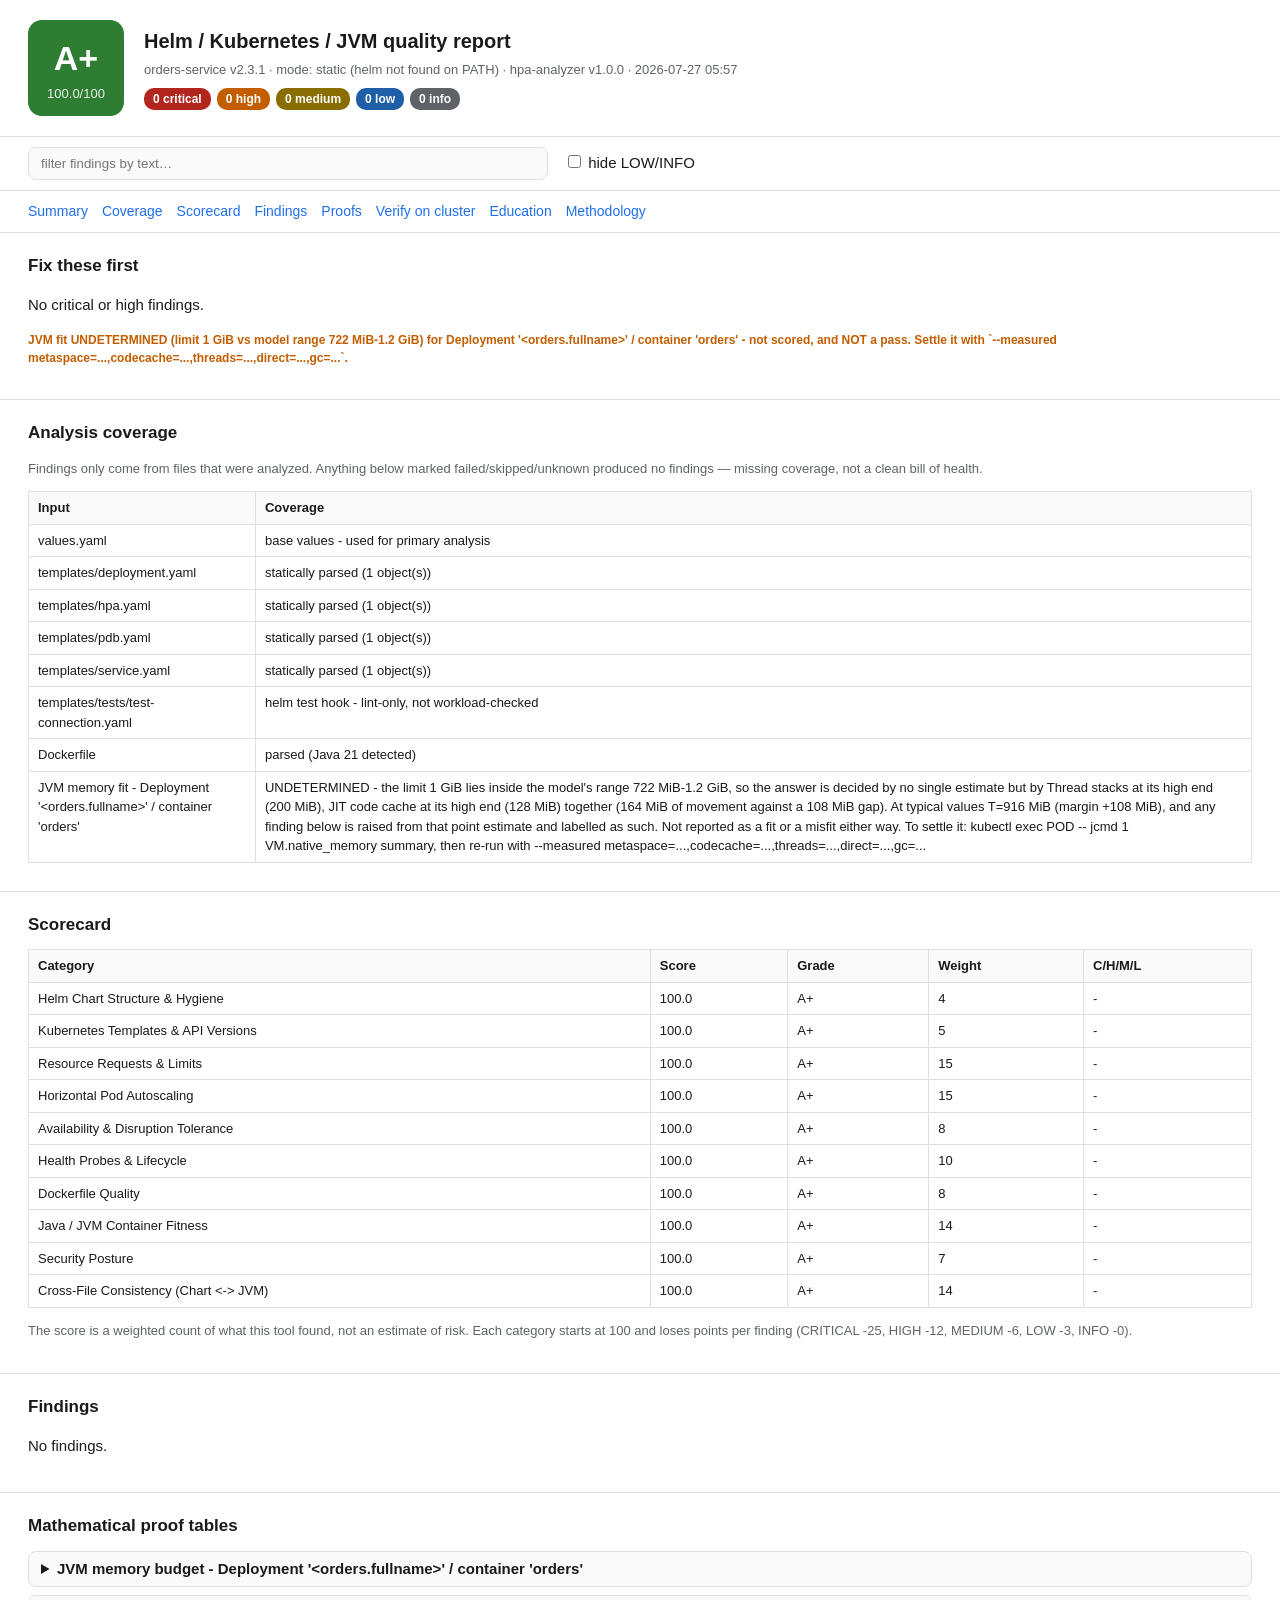
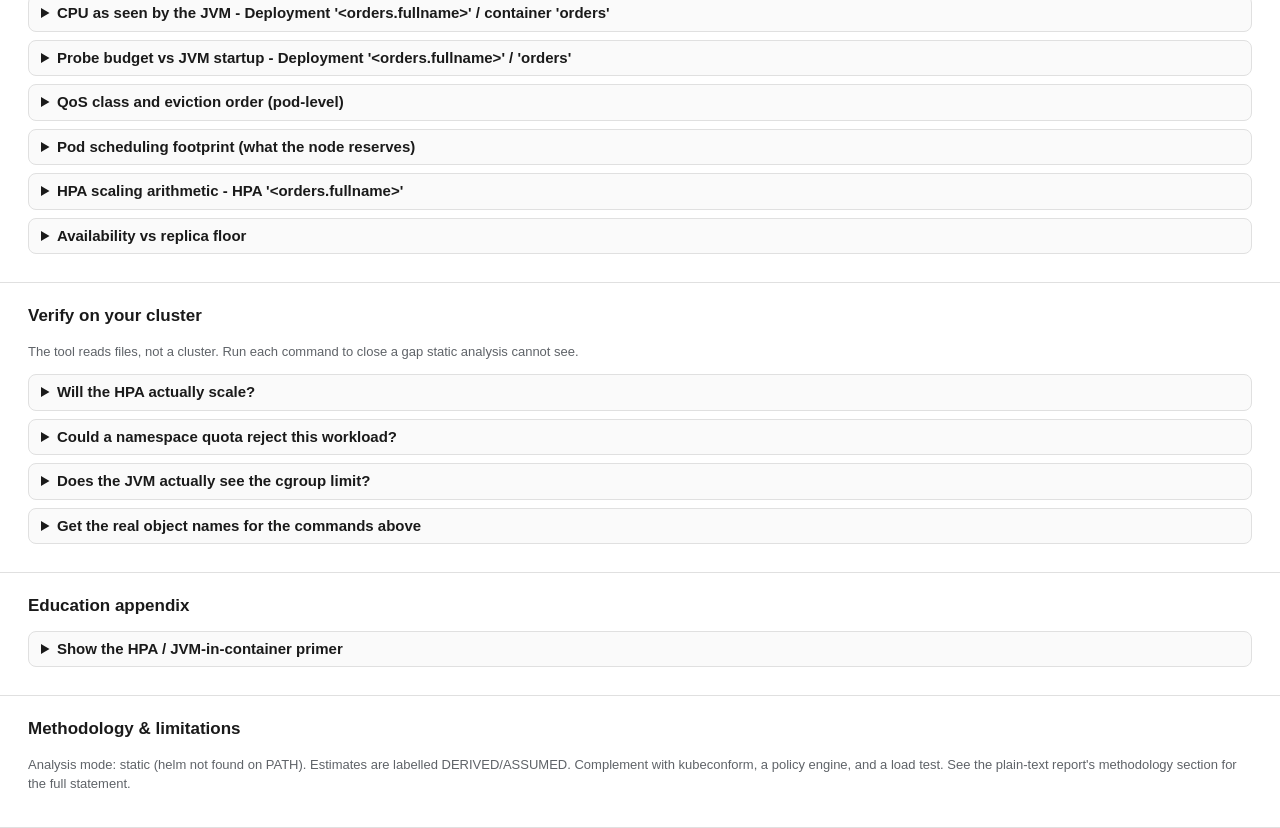
<file: sample_reports/good-chart-report.html>
<!doctype html><html lang=en><head><meta charset=utf-8>
<meta name=viewport content='width=device-width,initial-scale=1'>
<title>hpa-analyzer report - orders-service</title>
<style>
:root{--bg:#fff;--fg:#1a1a1a;--muted:#5f6368;--line:#e0e0e0;--card:#fafafa}
@media(prefers-color-scheme:dark){:root{--bg:#16181c;--fg:#e6e6e6;--muted:#9aa0a6;--line:#2c2f36;--card:#1e2127}}
*{box-sizing:border-box}
body{margin:0;font:15px/1.5 -apple-system,Segoe UI,Roboto,sans-serif;background:var(--bg);color:var(--fg)}
header{display:flex;gap:20px;align-items:center;padding:20px 28px;border-bottom:1px solid var(--line)}
.grade{min-width:96px;height:96px;border-radius:14px;color:#fff;display:flex;flex-direction:column;
 align-items:center;justify-content:center;font-size:34px;font-weight:700}
.grade span{font-size:13px;font-weight:500;opacity:.9}
.hmeta h1{margin:0 0 4px;font-size:20px}
.sub{color:var(--muted);font-size:13px}
.counts{margin-top:8px;display:flex;gap:6px;flex-wrap:wrap}
.pill,.sev,.basis{color:#fff;border-radius:10px;padding:2px 9px;font-size:12px;font-weight:600}
.controls{position:sticky;top:0;z-index:5;background:var(--bg);border-bottom:1px solid var(--line);
 padding:10px 28px;display:flex;gap:16px;align-items:center}
#filter{flex:1;max-width:520px;padding:8px 12px;border:1px solid var(--line);border-radius:8px;
 background:var(--card);color:var(--fg)}
.toc{padding:10px 28px;display:flex;gap:14px;flex-wrap:wrap;border-bottom:1px solid var(--line)}
.toc a{color:#1f6feb;text-decoration:none;font-size:14px}
section{padding:20px 28px;border-bottom:1px solid var(--line)}
h2{font-size:17px;margin:0 0 12px}
.fixfirst li{margin:4px 0}
.fixfirst a{color:#1f6feb;text-decoration:none}
.warn,.warn{color:#c25e00}.warn{font-size:12px;font-weight:600}
.card{background:var(--card);border-radius:10px;padding:0 14px 12px;margin:12px 0;border:1px solid var(--line)}
.cardhead{border-left:5px solid;padding:10px 12px;margin:0 -14px 8px;border-radius:10px 10px 0 0;
 display:flex;gap:8px;align-items:center;flex-wrap:wrap}
.cat{color:var(--muted);font-size:12px;margin-left:auto}
.card p{margin:6px 0}
.fix{color:#1a7f37}.math{font-family:ui-monospace,monospace;font-size:13px;color:var(--muted)}
.assumes{color:#8a6d00}
.note{color:var(--muted);font-size:13px}
table{border-collapse:collapse;width:100%;font-size:13px;margin:8px 0}
th,td{border:1px solid var(--line);padding:6px 9px;text-align:left;vertical-align:top}
th{background:var(--card)}
details{margin:8px 0;border:1px solid var(--line);border-radius:8px;padding:6px 12px;background:var(--card)}
summary{cursor:pointer;font-weight:600}
pre{background:var(--card);border:1px solid var(--line);border-radius:8px;padding:10px;overflow:auto;
 font:12px/1.45 ui-monospace,monospace}
pre.edu{white-space:pre-wrap}
code{font-family:ui-monospace,monospace;font-size:12px}
.hidden{display:none}
.verdict{font-size:14px}
</style>
</head><body>
<header>
<div class=grade style='background:#2e7d32'>A+<span>100.0/100</span></div>
<div class=hmeta>
<h1>Helm / Kubernetes / JVM quality report</h1>
<div class=sub>orders-service v2.3.1 &middot; mode: static (helm not found on PATH) &middot; hpa-analyzer v1.0.0 &middot; 2026-07-27 05:57</div>
<div class=counts>
<span class=pill style='background:#b3261e'>0 critical</span>
<span class=pill style='background:#c25e00'>0 high</span>
<span class=pill style='background:#8a6d00'>0 medium</span>
<span class=pill style='background:#1f5fa8'>0 low</span>
<span class=pill style='background:#5f6368'>0 info</span>
</div></div></header>
<div class=controls>
<input id=filter placeholder='filter findings by text…' oninput='ff()'>
<label><input type=checkbox id=hideinfo onchange='ff()'> hide LOW/INFO</label>
</div>
<nav class=toc>
<a href=#summary>Summary</a> <a href=#coverage>Coverage</a> <a href=#scorecard>Scorecard</a> <a href=#findings>Findings</a> <a href=#proofs>Proofs</a> <a href=#verify>Verify on cluster</a> <a href=#education>Education</a> <a href=#methodology>Methodology</a>
</nav>
<section id=summary><h2>Fix these first</h2>
<p>No critical or high findings.</p>
<p class=warn>JVM fit UNDETERMINED (limit 1 GiB vs model range 722 MiB-1.2 GiB) for Deployment &#x27;&lt;orders.fullname&gt;&#x27; / container &#x27;orders&#x27; - not scored, and NOT a pass. Settle it with `--measured metaspace=...,codecache=...,threads=...,direct=...,gc=...`.</p>
</section>
<section id=coverage><h2>Analysis coverage</h2>
<p class=note>Findings only come from files that were analyzed. Anything below marked failed/skipped/unknown produced no findings &mdash; missing coverage, not a clean bill of health.</p>
<table><thead><tr><th>Input</th><th>Coverage</th></tr></thead><tbody><tr><td>values.yaml</td><td>base values - used for primary analysis</td></tr><tr><td>templates/deployment.yaml</td><td>statically parsed (1 object(s))</td></tr><tr><td>templates/hpa.yaml</td><td>statically parsed (1 object(s))</td></tr><tr><td>templates/pdb.yaml</td><td>statically parsed (1 object(s))</td></tr><tr><td>templates/service.yaml</td><td>statically parsed (1 object(s))</td></tr><tr><td>templates/tests/test-connection.yaml</td><td>helm test hook - lint-only, not workload-checked</td></tr><tr><td>Dockerfile</td><td>parsed (Java 21 detected)</td></tr><tr><td>JVM memory fit - Deployment &#x27;&lt;orders.fullname&gt;&#x27; / container &#x27;orders&#x27;</td><td>UNDETERMINED - the limit 1 GiB lies inside the model&#x27;s range 722 MiB-1.2 GiB, so the answer is decided by no single estimate but by Thread stacks at its high end (200 MiB), JIT code cache at its high end (128 MiB) together (164 MiB of movement against a 108 MiB gap). At typical values T=916 MiB (margin +108 MiB), and any finding below is raised from that point estimate and labelled as such. Not reported as a fit or a misfit either way. To settle it: kubectl exec POD -- jcmd 1 VM.native_memory summary, then re-run with --measured metaspace=...,codecache=...,threads=...,direct=...,gc=...</td></tr></tbody></table>
</section>
<section id=scorecard><h2>Scorecard</h2>
<table><thead><tr><th>Category</th><th>Score</th><th>Grade</th><th>Weight</th><th>C/H/M/L</th></tr></thead><tbody><tr><td>Helm Chart Structure &amp; Hygiene</td><td>100.0</td><td>A+</td><td>4</td><td>-</td></tr><tr><td>Kubernetes Templates &amp; API Versions</td><td>100.0</td><td>A+</td><td>5</td><td>-</td></tr><tr><td>Resource Requests &amp; Limits</td><td>100.0</td><td>A+</td><td>15</td><td>-</td></tr><tr><td>Horizontal Pod Autoscaling</td><td>100.0</td><td>A+</td><td>15</td><td>-</td></tr><tr><td>Availability &amp; Disruption Tolerance</td><td>100.0</td><td>A+</td><td>8</td><td>-</td></tr><tr><td>Health Probes &amp; Lifecycle</td><td>100.0</td><td>A+</td><td>10</td><td>-</td></tr><tr><td>Dockerfile Quality</td><td>100.0</td><td>A+</td><td>8</td><td>-</td></tr><tr><td>Java / JVM Container Fitness</td><td>100.0</td><td>A+</td><td>14</td><td>-</td></tr><tr><td>Security Posture</td><td>100.0</td><td>A+</td><td>7</td><td>-</td></tr><tr><td>Cross-File Consistency (Chart &lt;-&gt; JVM)</td><td>100.0</td><td>A+</td><td>14</td><td>-</td></tr></tbody></table>
<p class=note>The score is a weighted count of what this tool found, not an estimate of risk. Each category starts at 100 and loses points per finding (CRITICAL -25, HIGH -12, MEDIUM -6, LOW -3, INFO -0).</p>
</section>
<section id=findings><h2>Findings</h2>
<p>No findings.</p>
</section>
<section id=proofs><h2>Mathematical proof tables</h2>
<details><summary>JVM memory budget - Deployment &#x27;&lt;orders.fullname&gt;&#x27; / container &#x27;orders&#x27;</summary>
<p class=note>Container memory must hold the WHOLE JVM, not just the heap. Estimation model: T = H + Metaspace + CodeCache + threads*Xss + DirectBuffers + GC/internal. JVM visibility of the limit: container-aware.</p>
<table><thead><tr><th>Component</th><th>Size</th><th>Basis</th></tr></thead><tbody><tr><td>Container memory limit</td><td>1 GiB</td><td>1Gi</td></tr><tr><td>Max heap (H)</td><td>512 MiB</td><td>MaxRAMPercentage=50% x limit 1 GiB</td></tr><tr><td>Metaspace (est.)</td><td>128 MiB</td><td>est. 128 MiB, range 80 MiB-180 MiB; typical Spring/framework app; metaspace is uncapped by default and grows with loaded classes</td></tr><tr><td>JIT code cache (est.)</td><td>64 MiB</td><td>est. 64 MiB, range 32 MiB-128 MiB; JIT code cache steady-state occupancy; -XX:ReservedCodeCacheSize reserves 240 MiB by default but commits far less</td></tr><tr><td>Thread stacks (est.)</td><td>100 MiB</td><td>est. 100 MiB, range 50 MiB-200 MiB; thread count x stack size (both rows below)</td></tr><tr><td>  Thread count (est.)</td><td>100 (est. 50-200)</td><td>est. 100, range 50-200; Spring Boot&#x27;s embedded Tomcat defaults to server.tomcat.threads.max=200; a low-traffic service settles nearer 50</td></tr><tr><td>  Thread stack size</td><td>1 MiB</td><td>-Xss (1 MiB) from the applied JVM flags</td></tr><tr><td>Direct buffers (est.)</td><td>64 MiB</td><td>est. 64 MiB, range 16 MiB-128 MiB; netty/NIO direct buffers at steady state. NOT a cap: with no -XX:MaxDirectMemorySize the JVM&#x27;s own limit defaults to max heap, so a leak goes far past the high end</td></tr><tr><td>GC + JVM internal (est.)</td><td>48 MiB</td><td>est. 48 MiB, range 32 MiB-96 MiB; GC bookkeeping (card tables, remembered sets), symbol and string tables, JIT arenas, and the JVM binary itself</td></tr><tr><td>ESTIMATED PEAK RSS (T)</td><td>916 MiB</td><td>T = H + non-heap components (typical values)</td></tr><tr><td>T RANGE (lo - hi)</td><td>722 MiB - 1.2 GiB</td><td>every estimate above at its low end, then its high end</td></tr><tr><td>Margin (limit - T)</td><td>+108 MiB</td><td>+11% of limit, at typical values</td></tr><tr><td>MARGIN RANGE</td><td>-220 MiB - 302 MiB</td><td>limit - T at the pessimistic end, then the optimistic end</td></tr></tbody></table>
<p class=verdict><b>Verdict:</b> UNDETERMINED: the limit 1 GiB falls INSIDE the range this model can produce (722 MiB - 1.2 GiB), so whether the JVM fits is decided by the estimates and not by your chart. At typical values it fits (+108 MiB); that number is reported, and findings are raised from it, as a claim about typical values only. No single estimate crosses the limit on its own inside its documented band; the smallest set that does is Thread stacks at its high end (200 MiB), JIT code cache at its high end (128 MiB), which moves T by 164 MiB against a gap of 108 MiB. To settle it, measure and re-run: `kubectl exec POD -- jcmd 1 VM.native_memory summary` (needs -XX:NativeMemoryTracking=summary), then pass the numbers back with --measured metaspace=...,codecache=...,threads=...,direct=...,gc=...</p>
</details>
<details><summary>CPU as seen by the JVM - Deployment &#x27;&lt;orders.fullname&gt;&#x27; / container &#x27;orders&#x27;</summary>
<p class=note>Kubernetes CPU limits are CFS quotas; the JVM derives its parallelism from them.</p>
<table><thead><tr><th>Item</th><th>Value</th><th>Meaning</th></tr></thead><tbody><tr><td>CPU request</td><td>500m</td><td>guaranteed share under contention; HPA denominator</td></tr><tr><td>CPU limit</td><td>none</td><td>pod may use idle node CPU</td></tr><tr><td>availableProcessors()</td><td>ALL node CPUs</td><td>no CPU limit set and this JDK (&gt;= 11.0.17 / 17) ignores cpu.shares - availableProcessors() = the node&#x27;s full CPU count, NOT ceil(request/1000). Pin -XX:ActiveProcessorCount for stable pool sizing.</td></tr><tr><td>Consequences</td><td></td><td>sizes GC threads, ForkJoinPool, C2 compiler threads, Netty event loops</td></tr></tbody></table>
<p class=verdict><b>Verdict:</b> No CPU limit: generally GOOD for JVMs (no CFS throttle); requests still guarantee fair share under contention.</p>
</details>
<details><summary>Probe budget vs JVM startup - Deployment &#x27;&lt;orders.fullname&gt;&#x27; / &#x27;orders&#x27;</summary>
<p class=note>A liveness probe that fires before the JVM can answer does not detect failure - it CAUSES it.</p>
<table><thead><tr><th>Quantity</th><th>Value</th><th>Note</th></tr></thead><tbody><tr><td>startupProbe window</td><td>180s</td><td>liveness is suspended until startup succeeds</td></tr><tr><td>liveness initialDelaySeconds</td><td>0s</td><td></td></tr><tr><td>liveness period x failureThreshold</td><td>20s x 5 = 100s</td><td></td></tr><tr><td>Worst-case time-to-kill</td><td>180s</td><td>startup window</td></tr><tr><td>Typical JVM app startup</td><td>~60s</td><td>mid-size Spring Boot on ~1 CPU (assumption; measure yours)</td></tr></tbody></table>
<p class=verdict><b>Verdict:</b> Budget 180s &gt;= ~60s assumed startup: OK, provided startup never exceeds the budget under CPU pressure (verify with the CPU table above).</p>
</details>
<details><summary>QoS class and eviction order (pod-level)</summary>
<p class=note>Derivation, ported from Kubernetes pkg/apis/core/v1/helper/qos/qos.go: per container and per resource, request != limit -&gt; Burstable; request == limit == 0 (or unset) -&gt; BestEffort; request == limit != 0 -&gt; Guaranteed. The pod is Burstable as soon as ONE container is Burstable or two containers disagree; init containers are included. &#x27;= limit*&#x27; marks a request Kubernetes defaults from the limit at pod creation (SetDefaults_Pod) - such a container is Guaranteed even though the chart writes no requests block.</p>
<table><thead><tr><th>Container</th><th>Role</th><th>req CPU</th><th>req Mem</th><th>lim CPU</th><th>lim Mem</th><th>container QoS</th></tr></thead><tbody><tr><td>Deployment/&lt;orders.fullname&gt;:orders</td><td>container</td><td>500m</td><td>1 GiB</td><td>-</td><td>1 GiB</td><td>Burstable</td></tr><tr><td>Deployment/&lt;orders.fullname&gt;  =&gt; POD</td><td>-</td><td>-</td><td>-</td><td>-</td><td>-</td><td>Burstable</td></tr></tbody></table>
<p class=verdict><b>Verdict:</b> Pod verdicts: Deployment/&lt;orders.fullname&gt;: Burstable - container &#x27;orders&#x27; is Burstable (cpu: request != limit) - upstream returns Burstable for the whole pod as soon as one container is. evicted before Guaranteed (and first if over its request).  Only the POD row is the value kubelet uses for eviction; verify with kubectl get pod -o jsonpath=&#x27;{.items[*].status.qosClass}&#x27;.</p>
</details>
<details><summary>Pod scheduling footprint (what the node reserves)</summary>
<p class=note>Derivation, ported from Kubernetes component-helpers/resource/helpers.go (aggregateContainerResourcesByFn) and KEP-753: regular containers are SUMMED; an init container with restartPolicy: Always is a native sidecar (GA 1.33) and is also SUMMED, because it runs for the pod&#x27;s whole life; a one-shot init container is MAX&#x27;d, against the sidecars declared before it - InitContainerUse(i) = sum(restartable init containers with index &lt; i) + resources of the i-th. The pod&#x27;s request is max(steady state, init peak), per resource. This is the number the scheduler compares against node allocatable; no container row is ever that number.</p>
<table><thead><tr><th>Container</th><th>How it counts</th><th>req CPU</th><th>req Mem</th></tr></thead><tbody><tr><td>Deployment/&lt;orders.fullname&gt;:orders</td><td>container, summed</td><td>500m</td><td>1 GiB</td></tr><tr><td>Deployment/&lt;orders.fullname&gt;  steady state</td><td>sum of the above</td><td>500m</td><td>1 GiB</td></tr><tr><td>Deployment/&lt;orders.fullname&gt;  init peak</td><td>max(init + sidecars before it)</td><td>0 cores</td><td>0 B</td></tr><tr><td>Deployment/&lt;orders.fullname&gt;  =&gt; POD REQUEST</td><td>max(steady, init peak)</td><td>500m</td><td>1 GiB</td></tr></tbody></table>
<p class=verdict><b>Verdict:</b> Deployment/&lt;orders.fullname&gt;: reserves 500m CPU and 1 GiB on whichever node it lands. An 8 GiB / 4-core node holds 8 by memory request, 8 by CPU request.  Verify against a live pod with: kubectl get pod &lt;name&gt; -o jsonpath=&#x27;{.spec.containers[*].resources.requests}&#x27; and kubectl describe node &lt;node&gt; (Allocated resources).</p>
</details>
<details><summary>HPA scaling arithmetic - HPA &#x27;&lt;orders.fullname&gt;&#x27;</summary>
<p class=note>How the HPA converts measured CPU into replica counts (current replicas = 3 for illustration).</p>
<table><thead><tr><th>Avg utilization</th><th>Per-pod usage</th><th>Raw formula</th><th>Desired (clamped)</th><th>Action</th></tr></thead><tbody><tr><td>35%</td><td>175m/pod</td><td>ceil(3 x 35/70) = 2</td><td>3</td><td>no change</td></tr><tr><td>63%</td><td>315m/pod</td><td>ceil(3 x 63/70) = 3</td><td>3</td><td>no change (within 10% tolerance)</td></tr><tr><td>70%</td><td>350m/pod</td><td>ceil(3 x 70/70) = 3</td><td>3</td><td>no change (within 10% tolerance)</td></tr><tr><td>78%</td><td>390m/pod</td><td>ceil(3 x 78/70) = 4</td><td>4</td><td>scale UP</td></tr><tr><td>105%</td><td>525m/pod</td><td>ceil(3 x 105/70) = 5</td><td>5</td><td>scale UP</td></tr><tr><td>140%</td><td>700m/pod</td><td>ceil(3 x 140/70) = 6</td><td>6</td><td>scale UP</td></tr><tr><td>210%</td><td>1050m/pod</td><td>ceil(3 x 210/70) = 9</td><td>9</td><td>scale UP</td></tr></tbody></table>
<p class=verdict><b>Verdict:</b> Formula: desired = ceil(current x currentUtil / target), clamped to [3, 12], with a +/-10% tolerance dead-band. With cpu request 500m and target 70%, scale-out begins once average usage exceeds ~385m per pod (70% x 500m x 1.1).</p>
</details>
<details><summary>Availability vs replica floor</summary>
<p class=note>Redundancy math for the minimum number of pods the chart allows to exist.</p>
<table><thead><tr><th>Replicas n</th><th>Availability 1-(1-p)^n</th><th>Expected downtime</th></tr></thead><tbody><tr><td>1</td><td>99.500000%</td><td>~216.0 min/month</td></tr><tr><td>2</td><td>99.997500%</td><td>~1.1 min/month</td></tr><tr><td>3</td><td>99.999988%</td><td>~0.32 sec/month  &lt;-- current floor</td></tr><tr><td>5</td><td>100.000000%</td><td>~0.00 sec/month</td></tr></tbody></table>
<p class=verdict><b>Verdict:</b> Assuming INDEPENDENT pod failures at 99.5% per-pod availability, availability = 1-(1-p)^n. Your scale floor is n=3 (HPA minReplicas). n&gt;=2 keeps single-failure downtime negligible; protect it with a PDB. Caveat: the independence assumption is exactly what fails in correlated events (bad deploy, node/zone outage, shared dependency down) - those hit ALL replicas at once and no exponent helps. Treat this table as the upper bound that redundancy alone can buy.</p>
</details>
</section>
<section id=verify><h2>Verify on your cluster</h2>
<p class=note>The tool reads files, not a cluster. Run each command to close a gap static analysis cannot see.</p>
<details><summary>Will the HPA actually scale?</summary>
<p><b>Gap:</b> Static files cannot show whether metrics-server / a custom-metrics adapter is installed, or the HPA&#x27;s live status.</p>
<pre>$ kubectl describe hpa &lt;release&gt;-&lt;name&gt; -n &lt;namespace&gt;
$ kubectl top pods -n &lt;namespace&gt;</pre>
<p><b>Read:</b> In `describe hpa`, the Conditions block must show `ScalingActive True`. `AbleToScale False` / `FailedGetResourceMetric` means the metrics API is not serving this HPA - install/repair metrics-server (CPU &amp; memory targets).</p></details>
<details><summary>Could a namespace quota reject this workload?</summary>
<p><b>Gap:</b> A ResourceQuota can reject an otherwise-valid pod; quotas live in the cluster, not the chart.</p>
<pre>$ kubectl get resourcequota -n &lt;namespace&gt; -o yaml</pre>
<p><b>Read:</b> If `status.used` is near `status.hard` for cpu/memory/pods, the workload may be rejected at admission even though this chart is internally valid.</p></details>
<details><summary>Does the JVM actually see the cgroup limit?</summary>
<p><b>Gap:</b> The heap the JVM chooses at runtime depends on whether it can read the container limit - which depends on the JDK build and the node&#x27;s cgroup version, neither fully knowable from files.</p>
<pre>$ kubectl exec -n &lt;namespace&gt; &lt;release&gt;-&lt;pod&gt; -- java -XX:+PrintFlagsFinal -version 2&gt;/dev/null | grep -E &#x27;MaxHeapSize|MaxRAMPercentage|UseContainerSupport|ActiveProcessorCount&#x27;
$ kubectl exec -n &lt;namespace&gt; &lt;release&gt;-&lt;pod&gt; -- sh -c &#x27;stat -fc %T /sys/fs/cgroup&#x27;   # cgroup2fs = cgroup v2</pre>
<p><b>Read:</b> `MaxHeapSize` should be ~ (your memory LIMIT x the heap percentage), NOT ~1/4 of the node&#x27;s RAM - the latter means the JVM is sizing from the host (old JDK or cgroup-v2 blindness). `cgroup2fs` confirms a v2 node; verify your JDK supports it (8u372+ / 11.0.16+ / 15+).</p></details>
<details><summary>Get the real object names for the commands above</summary>
<p><b>Gap:</b> In static mode, object names shown are template placeholders (e.g. `&lt;orders.fullname&gt;`), not the deployed names.</p>
<pre>$ helm template &lt;release&gt; &lt;chart-dir&gt; | grep -E &#x27;^kind:|^  name:&#x27;
$ # after install:  helm get manifest &lt;release&gt; -n &lt;namespace&gt;</pre>
<p><b>Read:</b> Render the chart (or read the live release) to get the concrete Deployment/HPA names and drop them into the `kubectl` commands above.</p></details>
</section>
<section id=education><h2>Education appendix</h2>
<details><summary>Show the HPA / JVM-in-container primer</summary><pre class=edu>
6.1  THE HPA CONTROL LOOP

  Every ~15s the HPA computes, per metric:  desired = ceil(currentReplicas x currentValue /
  targetValue), takes the MAX across metrics, applies a +/-10% tolerance dead-band, clamps to
  [minReplicas, maxReplicas], then applies behavior policies (default: scale-up immediately,
  scale-down after a 300s stabilization window). Two facts follow directly from the formula:
      (a) CPU &#x27;utilization&#x27; is usage divided by the pod&#x27;s REQUEST - not its limit, not node
      capacity. Wrong requests make the HPA scale wrongly, in exact proportion.
      (b) Any metric that does not fall when replicas rise breaks the loop: desired can never
      go below current. JVM memory is the canonical example (heap high-water mark).

6.2  THE JVM MEMORY MODEL IN A CONTAINER

  [applies to this chart - Dockerfile: FROM a Java 21 base image (update 3)]
      container limit (cgroup memory.max)  &lt;-- kernel kills here (exit 137)
      +--------------------------------------------------+
      |  heap (-Xmx / MaxRAMPercentage)                  |
      |  metaspace (classes; unbounded by default!)      |
      |  JIT code cache                                  |
      |  thread stacks (threads x -Xss, ~1 MiB each)     |
      |  direct/NIO buffers (default cap = Xmx!)         |
      |  GC bookkeeping, symbols, JVM itself             |
      +--------------------------------------------------+
  The kernel enforces the SUM. A heap that fits is necessary but not sufficient - rule of thumb:
  heap &lt;= 50-75% of the limit, and never less than ~250-400 MiB of absolute non-heap headroom for
  framework apps. The kernel OOM kill (exit 137) produces NO Java stack trace and NO heap dump: if
  you see 137/OOMKilled with no OutOfMemoryError in logs, it was the cgroup, not the heap.

6.3  JAVA CONTAINER-AWARENESS TIMELINE

+-----------------------+---------------------------------+-----------------+----------------------+
| JVM                   | Sees cgroup v1 limits?          | Sees cgroup v2? | Heap % flags         |
+=======================+=================================+=================+======================+
| Java 8 &lt; 8u131        | NO - uses host RAM/CPUs         | NO              | -Xmx only            |
+-----------------------+---------------------------------+-----------------+----------------------+
| 8u131 - 8u190         | memory only, with -XX:+UnlockEx | NO              | -Xmx, MaxRAMFraction |
|                       | perimentalVMOptions -XX:+UseCGr |                 |                      |
|                       | oupMemoryLimitForHeap           |                 |                      |
+-----------------------+---------------------------------+-----------------+----------------------+
| 8u191 - 8u371         | YES (UseContainerSupport        | NO              | MaxRAMPercentage     |
|                       | backport, default on)           |                 |                      |
+-----------------------+---------------------------------+-----------------+----------------------+
| 8u372+                | YES                             | YES             | MaxRAMPercentage     |
+-----------------------+---------------------------------+-----------------+----------------------+
| 11.0.0 - 11.0.15      | YES                             | NO              | MaxRAMPercentage     |
+-----------------------+---------------------------------+-----------------+----------------------+
| 11.0.16+, 15+, 17, 21 | YES                             | YES             | MaxRAMPercentage     |
+-----------------------+---------------------------------+-----------------+----------------------+
  cgroup v2 is the default on modern node images (Ubuntu 22.04+, EKS AL2023, current GKE/AKS). A
  pre-v2 JVM on a v2 node silently falls back to HOST sizing - the worst failure mode returns even
  though your JDK &#x27;is container aware&#x27;.

6.4  A SANE BASELINE FOR A JVM SERVICE CHART

+--------------------------------+--------------------------------+--------------------------------+
| Setting                        | Baseline                       | Reason                         |
+================================+================================+================================+
| requests.memory =              | e.g. 1Gi / 1Gi                 | memory is incompressible;      |
| limits.memory                  |                                | Guaranteed-style memory QoS    |
+--------------------------------+--------------------------------+--------------------------------+
| requests.cpu                   | 250m-1000m ~ typical usage     | HPA denominator; scheduler     |
|                                |                                | packing                        |
+--------------------------------+--------------------------------+--------------------------------+
| limits.cpu                     | unset (or &gt;= 2x request)       | avoid CFS throttling of GC/JIT |
|                                |                                | bursts                         |
+--------------------------------+--------------------------------+--------------------------------+
| -XX:MaxRAMPercentage           | 50-75                          | heap scales with the limit     |
+--------------------------------+--------------------------------+--------------------------------+
| -XX:+ExitOnOutOfMemoryError    | always                         | die visibly; let K8s heal      |
+--------------------------------+--------------------------------+--------------------------------+
| -XX:ActiveProcessorCount       | set if no cpu limit            | stable thread-pool sizing      |
+--------------------------------+--------------------------------+--------------------------------+
| startupProbe                   | period 5s x threshold 24-60    | protects slow JVM starts from  |
|                                |                                | liveness                       |
+--------------------------------+--------------------------------+--------------------------------+
| readiness != liveness          | always                         | shed traffic without restarts  |
+--------------------------------+--------------------------------+--------------------------------+
| HPA                            | autoscaling/v2, CPU 60-75%,    | headroom for scale-up lag      |
|                                | min &gt;= 2                       |                                |
+--------------------------------+--------------------------------+--------------------------------+
| PDB                            | maxUnavailable: 1              | survive drains/upgrades        |
+--------------------------------+--------------------------------+--------------------------------+
| replicas                       | omit when HPA enabled          | helm upgrade must not reset    |
|                                |                                | scale                          |
+--------------------------------+--------------------------------+--------------------------------+
| ENTRYPOINT                     | exec form (java as PID 1)      | SIGTERM -&gt; graceful shutdown   |
+--------------------------------+--------------------------------+--------------------------------+

6.5  THE RELATIVITY TRAP - REQUESTS, NOT LIMITS, DRIVE SCALING

  The HPA computes CPU &#x27;utilization&#x27; as usage / REQUEST - never the limit, never node capacity.
  Set the request as a low placeholder and you lie to the controller. Example: request=100m,
  limit=2000m, actual usage=150m. The kernel sees a pod using 7.5% of its 2000m ceiling - nowhere
  near throttling. The HPA sees 150m/100m = 150% utilization and, against a 70% target, scales
  aggressively to maxReplicas while every pod sits nearly idle. Under-sized requests &#x27;trick&#x27; the
  loop into believing the system is saturated when it is merely active. Right-size requests FIRST
  (a day of VPA in recommendation mode); accuracy in the denominator is the only route to
  stability in the output.

6.6  COMPRESSIBLE VS INCOMPRESSIBLE RESOURCES

+--------------------+----------------------------------------+------------------------------------+
|                    | CPU (compressible)                     | Memory (incompressible)            |
+====================+========================================+====================================+
| Exhaustion         | CFS throttling (slows down)            | OOM kill - SIGKILL (dies)          |
+--------------------+----------------------------------------+------------------------------------+
| Kernel signal      | container_cpu_cfs_throttled_periods_to | container_memory_working_set_bytes |
|                    | tal                                    |                                    |
+--------------------+----------------------------------------+------------------------------------+
| Tracks load?       | yes - roughly linear with work         | no - heap/baseline stays flat      |
+--------------------+----------------------------------------+------------------------------------+
| Good scale metric? | yes for stateless services             | NO - prone to permanent scale-out  |
+--------------------+----------------------------------------+------------------------------------+
  Because memory is incompressible and a JVM/Go runtime rarely returns it to the OS, memory
  &#x27;utilization&#x27; does not fall when load falls: an HPA on memory ratchets to max and stays.
  Diagnostic: if container_cpu_cfs_throttled_periods_total climbs while the HPA sits idle, your
  CPU request is too small or you are scaling on the wrong metric.

6.7  THE UNREADY-POD OUTAGE (dampening logic)

  When new pods fail readiness (bad deploy, missing DB schema) the HPA can REFUSE to scale even at
  100% CPU on the ready pods. Its four-step logic: (1) group pods Ready / Unready / Ignored; (2)
  first pass uses Ready pods only; (3) if that says scale-up, add the Unready pods back at 0%
  usage; (4) if the resulting ratio is within a +/-10% tolerance of target, do nothing. With
  maxSurge=100%, two hot pods plus two unready-at-0% average to (100+100+0+0)/4 = 50%, well inside
  the tolerance of a 70% target - so scaling STOPS exactly when you need it. Mitigation: keep
  maxSurge at 25-50% so the ready pods&#x27; signal survives the dampening.

6.8  THRASHING, STABILIZATION, AND THE HPA+VPA DEATH SPIRAL

  Thrashing: high metric -&gt; scale up -&gt; load per pod drops -&gt; scale down -&gt; load spikes -&gt; repeat,
  churning pods and cold caches. Damp it with stabilizationWindowSeconds over a rolling history.
  The production pattern is ASYMMETRIC - react up fast, release down slowly:
    behavior:
      scaleUp:   { stabilizationWindowSeconds: 0,   policies: [{type: Percent, value: 100,
    periodSeconds: 15}] }
      scaleDown: { stabilizationWindowSeconds: 300, policies: [{type: Percent, value: 10,
    periodSeconds: 60}] }
  HPA+VPA on the SAME resource is a death spiral: VPA lowers the request because usage is low; the
  HPA sees a smaller denominator, computes higher utilization, and scales out unnecessarily. Rule:
  never let both auto-update the same resource. Use VPA in recommendation/initial mode to
  right-size requests; use the HPA to handle traffic. Also beware I/O-bound services: waiting on a
  lock or a slow downstream shows LOW CPU, so a CPU HPA never scales even as p99 breaches the SLO
  - scale those on latency or queue depth.

6.9  DEMAND METRICS - SCALE ON CAUSE, NOT SYMPTOM

  CPU/memory are lagging symptoms. Demand metrics track the cause:
+--------------------+--------------------------+--------------------------+
| Signal             | Best for                 | Target rule of thumb     |
+====================+==========================+==========================+
| Requests/sec (RPS) | stateless HTTP           | linear proxy for demand  |
+--------------------+--------------------------+--------------------------+
| Queue depth / lag  | workers (Kafka/RabbitMQ) | ~30s of work to process  |
+--------------------+--------------------------+--------------------------+
| p99 latency        | SLO-sensitive APIs       | p95 = 50% of the SLO     |
+--------------------+--------------------------+--------------------------+
| CPU utilization    | general compute          | 50-75% (60-75% for JVMs) |
+--------------------+--------------------------+--------------------------+
  Expose app metrics via the Prometheus Adapter, or drive scaling from external event sources with
  KEDA (queues, streams, cron). RPS scales linearly regardless of I/O wait, which is why it beats
  CPU for latency-bound services.

6.10  PREDICTIVE SCALING AND THE SCALING-INVARIANT SIGNAL

  Reactive scaling has a &#x27;startup gap&#x27;: the sync period (~15s) plus metrics-server scrape latency
  (30-60s) plus pod schedule + image pull + JVM warmup means the system is blind to the first
  minute of a surge. Predictive scaling forecasts load (e.g. Holt&#x27;s / triple-exponential
  smoothing) and provisions capacity BEFORE the peak. It must forecast on a CLUSTER-WIDE AGGREGATE
  (sum of per-pod metrics), not a per-pod average: adding replicas drops the average even as total
  load rises, so the average is not a stable time series. The aggregate is scaling-invariant -
  stable however load redistributes - which is what makes clean extrapolation possible. A typical
  pipeline: align irregular batches onto a uniform grid, impute missing pods by carrying forward,
  gradually weight in new pods (so a starting pod is not read as a load &#x27;drop&#x27;), forecast to the
  init-timeout horizon, then solve for the replica count needed now so capacity is ready when the
  peak arrives.

6.11  WORKLOAD -&gt; SCALER DECISION FRAMEWORK

+----------------------+-------------------+------------------+------------------+
| Workload             | Signal            | Tool             | Target           |
+======================+===================+==================+==================+
| Stateless HTTP       | RPS / CPU         | HPA              | 50-60% CPU       |
+----------------------+-------------------+------------------+------------------+
| I/O-bound API        | p99 latency       | HPA + Prometheus | p95 = 50% of SLO |
+----------------------+-------------------+------------------+------------------+
| Message consumer     | queue depth / lag | KEDA             | ~30s of work     |
+----------------------+-------------------+------------------+------------------+
| Stateful / singleton | historical usage  | VPA (recommend)  | n/a              |
+----------------------+-------------------+------------------+------------------+
  Non-negotiables: minReplicas &gt;= 2 (no single point of failure at scale-in); a
  PodDisruptionBudget so the HPA/drains cannot evict every pod at once; right-size requests before
  setting targets.

6.12  HOW TO READ THE &#x27;BASIS&#x27; LINE ON EACH FINDING

  Every finding declares how the tool knows what it claims, so a guess never reads like a
  measurement: OBSERVED = read directly from your files (stated as fact); DERIVED = arithmetic on
  your values using the stated model and estimated non-heap constants (re-check with measured
  numbers); ASSUMED = the tool could NOT see the truth and fell back to a guess - it prints an
  &#x27;Assumes:&#x27; line, is flagged in the fix-first list, and (if CRITICAL) is capped at HIGH&#x27;s score
  weight so the tool&#x27;s own uncertainty can never sink your grade. When in doubt, act on OBSERVED
  first and verify ASSUMED before touching anything.

6.13  GOLDEN RULES

  1. The HPA divides by requests: requests ARE your scaling policy.
  2. The kernel sums everything: budget the whole JVM, not the heap.
  3. Kubernetes restarts what dies: make the JVM die on OOM, cleanly on SIGTERM.
  4. Never scale a JVM on memory utilization.
  5. Anything mutable (&#x27;latest&#x27;, unpinned bases, helm-managed replicas under an HPA) will
  eventually mutate mid-incident.
  6. Scale up fast, scale down slow; never run HPA and VPA on the same resource.</pre></details></section>
<section id=methodology><h2>Methodology &amp; limitations</h2>
<p class=note>Analysis mode: static (helm not found on PATH). Estimates are labelled DERIVED/ASSUMED. Complement with kubeconform, a policy engine, and a load test. See the plain-text report's methodology section for the full statement.</p></section>
<script>
function ff(){
 var q=document.getElementById('filter').value.toLowerCase();
 var hi=document.getElementById('hideinfo').checked;
 document.querySelectorAll('#findings .card').forEach(function(c){
  var t=c.getAttribute('data-text')||'';
  var low=c.classList.contains('lowinfo');
  var show=(t.indexOf(q)>-1)&&!(hi&&low);
  c.classList.toggle('hidden',!show);
 });
}
</script>
</body></html>
</file>
<file: docs/assets/style.css>
/* hpa-analyzer documentation site
   No build step. No framework. No web fonts. Served verbatim by GitHub Pages. */

:root {
  --ink:        #14181d;
  --ink-soft:   #4a545f;
  --ink-faint:  #6d7883;
  --rule:       #dfe4e9;
  --rule-soft:  #eef1f4;
  --page:       #ffffff;
  --panel:      #f6f8fa;
  --code-bg:    #f6f8fa;
  --accent:     #1f5fa9;
  --accent-dim: #e8f0fa;
  --warn:       #a5560c;
  --warn-bg:    #fdf5ec;
  --bad:        #a11f2c;
  --bad-bg:     #fcf1f2;
  --ok:         #1c6b3f;
  --ok-bg:      #eef7f1;
  --mono: ui-monospace, SFMono-Regular, "SF Mono", Menlo, Consolas, "Liberation Mono", monospace;
  --sans: -apple-system, BlinkMacSystemFont, "Segoe UI", Roboto, "Helvetica Neue", Arial, sans-serif;
}

@media (prefers-color-scheme: dark) {
  :root {
    --ink:        #e6edf3;
    --ink-soft:   #b0bac4;
    --ink-faint:  #8b949e;
    --rule:       #2c333b;
    --rule-soft:  #21272e;
    --page:       #0f1319;
    --panel:      #161b22;
    --code-bg:    #161b22;
    --accent:     #6fa8e6;
    --accent-dim: #16222f;
    --warn:       #e0a458;
    --warn-bg:    #241d12;
    --bad:        #f08a94;
    --bad-bg:     #2a1619;
    --ok:         #6fd39b;
    --ok-bg:      #12241a;
  }
}

* { box-sizing: border-box; }

html { -webkit-text-size-adjust: 100%; }

body {
  margin: 0;
  background: var(--page);
  color: var(--ink);
  font-family: var(--sans);
  font-size: 17px;
  line-height: 1.65;
}

/* ---------- masthead ---------- */

header.masthead {
  border-bottom: 1px solid var(--rule);
  background: var(--panel);
}

.masthead-inner {
  max-width: 1080px;
  margin: 0 auto;
  padding: 18px 28px 14px;
}

.masthead .wordmark {
  font-family: var(--mono);
  font-size: 19px;
  font-weight: 600;
  letter-spacing: -0.3px;
  color: var(--ink);
  text-decoration: none;
}

.masthead .tagline {
  color: var(--ink-faint);
  font-size: 14px;
  margin-top: 2px;
}

nav.sitenav {
  margin-top: 12px;
  display: flex;
  flex-wrap: wrap;
  gap: 4px 22px;
  font-size: 15px;
}

nav.sitenav a {
  color: var(--ink-soft);
  text-decoration: none;
  padding-bottom: 3px;
  border-bottom: 2px solid transparent;
}

nav.sitenav a:hover { color: var(--accent); }

nav.sitenav a[aria-current="page"] {
  color: var(--ink);
  font-weight: 600;
  border-bottom-color: var(--accent);
}

/* ---------- layout ---------- */

main {
  max-width: 1080px;
  margin: 0 auto;
  padding: 36px 28px 90px;
}

.lede {
  font-size: 20px;
  line-height: 1.55;
  color: var(--ink-soft);
  max-width: 40em;
}

h1 {
  font-size: 33px;
  line-height: 1.2;
  letter-spacing: -0.6px;
  margin: 0 0 14px;
}

h2 {
  font-size: 24px;
  letter-spacing: -0.3px;
  margin: 46px 0 12px;
  padding-top: 14px;
  border-top: 1px solid var(--rule-soft);
}

h3 {
  font-size: 18.5px;
  margin: 30px 0 8px;
}

h4 {
  font-size: 16px;
  margin: 22px 0 6px;
  color: var(--ink-soft);
}

p, ul, ol { max-width: 42em; }

a { color: var(--accent); }

code {
  font-family: var(--mono);
  font-size: 0.87em;
  background: var(--code-bg);
  border: 1px solid var(--rule);
  border-radius: 4px;
  padding: 1px 5px;
  white-space: nowrap;
}

pre {
  background: var(--code-bg);
  border: 1px solid var(--rule);
  border-radius: 6px;
  padding: 14px 16px;
  overflow-x: auto;
  font-size: 13.5px;
  line-height: 1.5;
  max-width: 100%;
}

pre code {
  background: none;
  border: 0;
  padding: 0;
  font-size: inherit;
  white-space: pre;
}

pre.wide { max-width: 100%; }

.caption {
  font-size: 13.5px;
  color: var(--ink-faint);
  margin: -6px 0 20px;
  max-width: 46em;
}

/* ---------- callouts ---------- */

.note, .warn, .danger, .good {
  border-left: 3px solid var(--accent);
  background: var(--accent-dim);
  padding: 12px 16px;
  margin: 20px 0;
  border-radius: 0 5px 5px 0;
  max-width: 44em;
  font-size: 15.5px;
}

.note p:first-child, .warn p:first-child,
.danger p:first-child, .good p:first-child { margin-top: 0; }
.note p:last-child, .warn p:last-child,
.danger p:last-child, .good p:last-child { margin-bottom: 0; }

.warn   { border-left-color: var(--warn); background: var(--warn-bg); }
.danger { border-left-color: var(--bad);  background: var(--bad-bg); }
.good   { border-left-color: var(--ok);   background: var(--ok-bg); }

.label {
  display: inline-block;
  font-family: var(--mono);
  font-size: 11px;
  font-weight: 600;
  letter-spacing: 0.6px;
  text-transform: uppercase;
  margin-right: 6px;
  vertical-align: 1px;
}
.warn   .label { color: var(--warn); }
.danger .label { color: var(--bad); }
.good   .label { color: var(--ok); }
.note   .label { color: var(--accent); }

/* ---------- tables ---------- */

table {
  border-collapse: collapse;
  width: 100%;
  margin: 20px 0;
  font-size: 15px;
}

th, td {
  text-align: left;
  vertical-align: top;
  padding: 9px 12px;
  border-bottom: 1px solid var(--rule);
}

th {
  font-size: 13px;
  text-transform: uppercase;
  letter-spacing: 0.5px;
  color: var(--ink-faint);
  border-bottom: 2px solid var(--rule);
}

td code { white-space: nowrap; }

.flagtable td:first-child { white-space: nowrap; }

/* ---------- cards ---------- */

.cards {
  display: grid;
  grid-template-columns: repeat(auto-fit, minmax(240px, 1fr));
  gap: 16px;
  margin: 26px 0;
  max-width: 100%;
}

.card {
  border: 1px solid var(--rule);
  border-radius: 8px;
  padding: 16px 18px;
  background: var(--panel);
}

.card h3 {
  margin: 0 0 6px;
  font-size: 17px;
}

.card h3 a { text-decoration: none; }
.card p { margin: 0; font-size: 15px; color: var(--ink-soft); max-width: none; }

/* ---------- misc ---------- */

.toc {
  border: 1px solid var(--rule);
  border-radius: 8px;
  padding: 14px 20px;
  background: var(--panel);
  margin: 26px 0 34px;
  max-width: 44em;
}
.toc p { margin: 0 0 6px; font-weight: 600; font-size: 14px; text-transform: uppercase; letter-spacing: 0.5px; color: var(--ink-faint); }
.toc ul { margin: 0; padding-left: 20px; }
.toc li { margin: 3px 0; }

kbd, .exit {
  font-family: var(--mono);
  font-weight: 600;
}

footer.sitefoot {
  border-top: 1px solid var(--rule);
  margin-top: 60px;
  padding: 22px 28px 50px;
  color: var(--ink-faint);
  font-size: 14px;
}
.sitefoot-inner { max-width: 1080px; margin: 0 auto; }
.sitefoot a { color: var(--ink-soft); }

hr {
  border: 0;
  border-top: 1px solid var(--rule);
  margin: 40px 0;
}

@media (max-width: 620px) {
  body { font-size: 16px; }
  main { padding: 26px 18px 70px; }
  .masthead-inner { padding: 14px 18px 12px; }
  h1 { font-size: 27px; }
  pre { font-size: 12px; }
}
</file>
